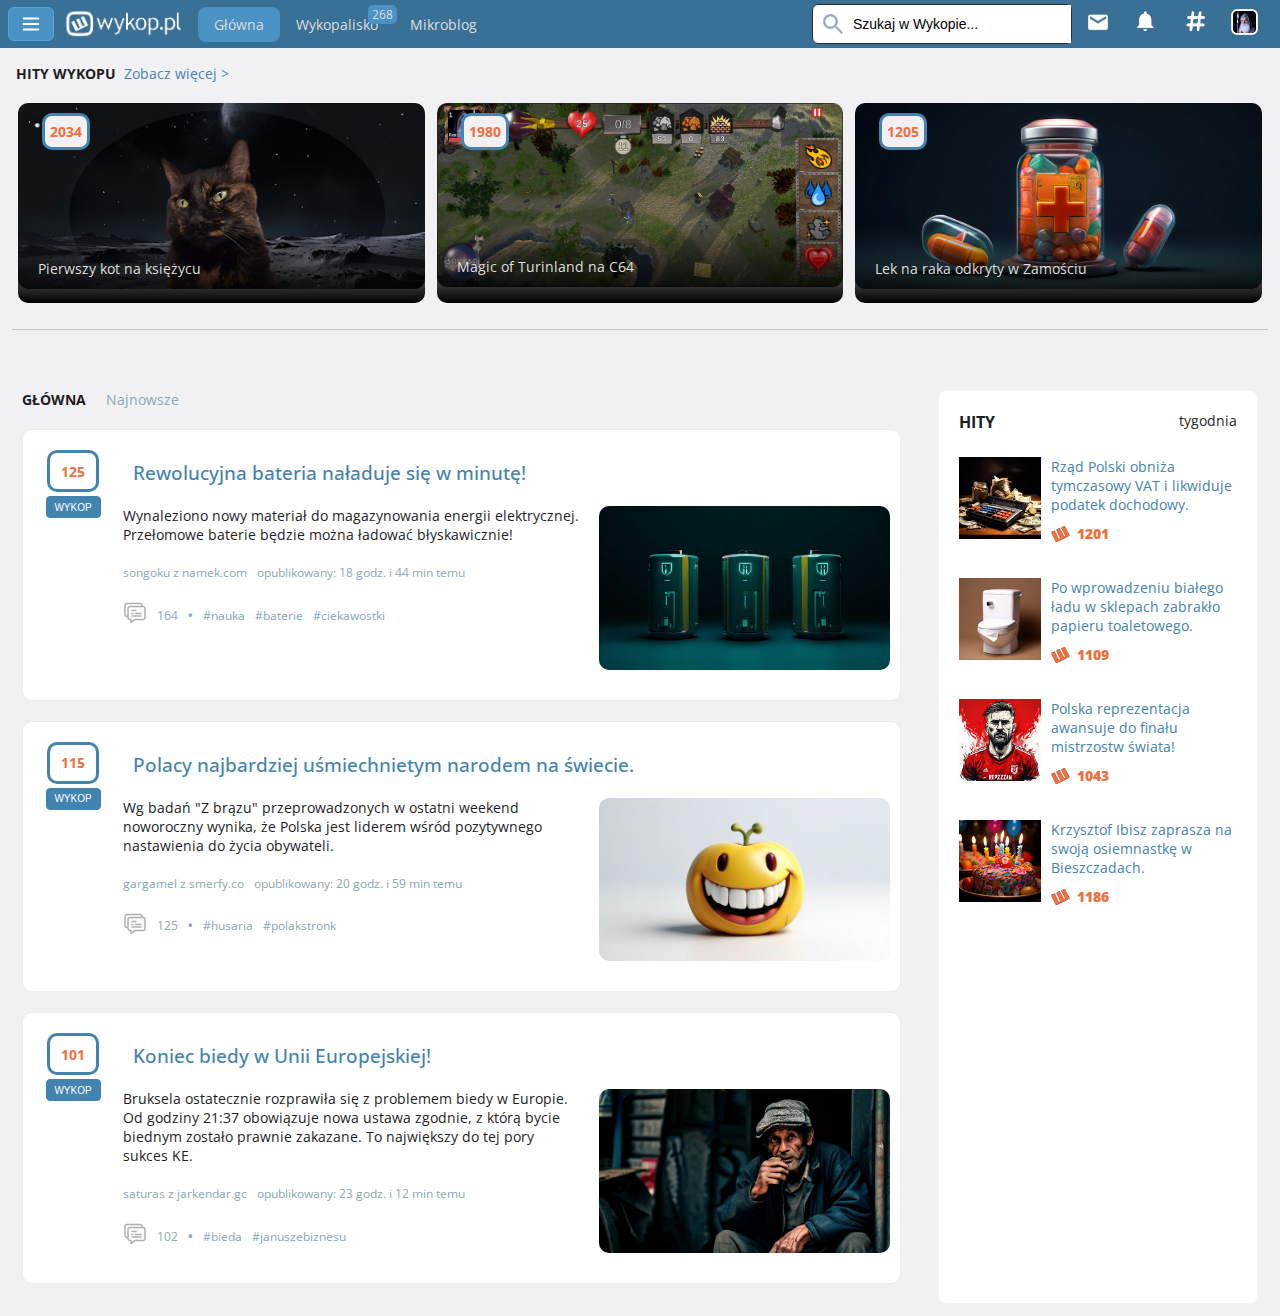
<file: index.html>
<!DOCTYPE html>
<html lang="pl">
  <head>
    <meta charset="UTF-8" />
    <meta name="viewport" content="width=device-width, initial-scale=1.0" />
    <title>Wykop clone by MacKry</title>
    <script src="themeLocalStorage.js"></script>
    <link rel="stylesheet" href="main.css" />

    <link rel="stylesheet" href="slider.css" />
    <link rel="stylesheet" href="responsive.css" />

    <link rel="preconnect" href="https://fonts.googleapis.com" />
    <link rel="preconnect" href="https://fonts.gstatic.com" crossorigin />
    <link
      href="https://fonts.googleapis.com/css2?family=Open+Sans:ital,wght@0,300..800;1,300..800&display=swap"
      rel="stylesheet"
    />
    <link
      rel="stylesheet"
      href="https://cdnjs.cloudflare.com/ajax/libs/font-awesome/6.0.0-beta3/css/all.min.css"
    />
    <script src="slider.js"></script>
  </head>
  <body>
    <header class="header">
      <div class="header-left">
        <button class="header-button" id="header-button">
          <img src="icons/menu-svgrepo-com(1).svg" alt="menu-icon" />
        </button>
        <div class="header-logo">
          <a href="index.html">
            <img
              src="icons/WykopLogo.png"
              alt="wykop logo"
              class="logo-wykop"
            />
          </a>
        </div>
        <nav class="main-menu">
          <ul class="main-menu-ul">
            <li class="main-menu-li active">Główna</li>
            <li class="main-menu-li-wykopalisko">
              Wykopalisko
              <strong class="wykopalisko-number">268</strong>
            </li>
            <li class="main-menu-li-mikroblog">Mikroblog</li>
          </ul>
        </nav>
      </div>
      <div class="header-right">
        <section class="search">
          <form id="form" class="form-container">
            <label class="form-search" for="form">
              <img
                src="icons/lupa.png"
                alt="magnifier icon"
                class="search-icon"
              />
            </label>
            <input
              type="text"
              class="input-search"
              placeholder="Szukaj w Wykopie..."
            />
          </form>
        </section>
        <nav class="user-nav">
          <div class="icons">
            <img src="icons/koperta.png" alt="icon" />
          </div>
          <div class="icons"><img src="icons/dzwonek.png" alt="icon" /></div>
          <div class="icons"><img src="icons/hash.png" alt="icon" /></div>
          <button class="search-button">
            <img src="icons/lupa.png" alt="icon" class="search-icon" />
          </button>
          <div class="icon-user"><img src="icons/avatar.png" alt="icon" /></div>
        </nav>
      </div>
    </header>
    <main>
      <div class="white-background" id="white-background"></div>
      <aside class="slidebar-left" id="slidebar-left">
        <div
          class="slidebar-left-content-large"
          id="slidebar-left-content-large"
        >
          <div class="slidebar-left-content-icons">
            <div id="slidebar-top-icons" class="slidebar-top-icons">
              <div class="fire-icon">
                <i class="fa-solid fa-fire"></i>
                <div class="icon-text">Hity</div>
              </div>
              <div class="fire-icon">
                <i class="fa-solid fa-eye"></i>
                <div class="icon-text">Obserwowane</div>
              </div>
              <div class="fire-icon">
                <i class="fa-regular fa-star"></i>
                <div class="icon-text">Ulubione</div>
              </div>
            </div>
          </div>
          <div class="slidebar-left-nav">
            <ul class="slidebar-left-main-ul">
              <li>
                <a href="index.html"
                  ><img src="icons/house-svgrepo-com.svg " alt="house icon" />
                  <p class="wykop-p">Wykop.pl</p></a
                >
              </li>
            </ul>
            <ul class="slidebar-left-second-ul">
              <li>
                <a href="polacy.html"
                  ><img src="icons/bulb-2-svgrepo-com.svg " alt="house icon" />
                  <p>Ciekawostki</p></a
                >
              </li>
              <li>
                <a href="likwidacjaVAT.html"
                  ><img src="icons/files-svgrepo-com.svg" alt="house icon" />
                  <p>Informacje</p></a
                >
              </li>
              <li>
                <a href="Ibisz.html"
                  ><img
                    src="icons/electronic-controller-gamepad-svgrepo-com.svg "
                    alt="house icon"
                  />
                  <p>Rozrywka</p></a
                >
              </li>
              <li>
                <a href="reprezentacja.html"
                  ><img
                    src="icons/shirt-outline-svgrepo-com.svg"
                    alt="house icon"
                  />
                  <p>Sport</p></a
                >
              </li>
              <li>
                <a href="bateria.html"
                  ><img
                    src="icons/steering-wheel-svgrepo-com.svg "
                    alt="house icon"
                  />
                  <p>Motoryzacja</p></a
                >
              </li>
              <li>
                <a href="lek.html"
                  ><img src="icons/chip-svgrepo-com.svg " alt="house icon" />
                  <p>Technologia</p></a
                >
              </li>
              <li>
                <a href="#"
                  ><img src="icons/rocket-svgrepo-com.svg " alt="house icon" />
                  <p>Ukraina</p></a
                >
              </li>
              <li>
                <a href="bieda.html"
                  ><img
                    src="icons/coins-dollar-money-currency-finance-payment-svgrepo-com.svg "
                    alt="house icon"
                  />
                  <p>Gospodarka</p></a
                >
              </li>
              <li>
                <a href="kot.html"
                  ><img
                    src="icons/suitcase-tag-svgrepo-com.svg"
                    alt="house icon"
                  />
                  <p>Podróże</p></a
                >
              </li>
            </ul>
            <div class="night-mode">
              <label class="switch">
                <input type="checkbox" id="toggleSwitch" autocomplete="off" />
                <span class="slider"></span>
              </label>
              <p class="night-mode-txt" id="night-mode-txt">Tryb dzienny</p>
            </div>
          </div>
        </div>
        <div
          class="slidebar-left-content-small"
          id="slidebar-left-content-small"
        >
          <ul class="slidebar-left-small-main-ul">
            <li class="slidebar-left-small-li">
              <a href="index.html"
                ><img src="icons/house-svgrepo-com.svg" alt="house icon" />
              </a>
            </li>
          </ul>
          <ul class="slidebar-left-small-second-ul">
            <li>
              <a href="polacy.html"
                ><img src="icons/bulb-2-svgrepo-com.svg " alt="bulb icon"
              /></a>
            </li>
            <li>
              <a href="likwidacjaVAT.html">
                <img src="icons/files-svgrepo-com.svg" alt="info icon" />
              </a>
            </li>
            <li>
              <a href="magic.html"
                ><img
                  src="icons/electronic-controller-gamepad-svgrepo-com.svg "
                  alt="gamepad icon"
              /></a>
            </li>
            <li>
              <a href="reprezentacja.html">
                <img
                  src="icons/shirt-outline-svgrepo-com.svg"
                  alt="shirt icon"
                />
              </a>
            </li>
            <li>
              <a href="bateria.html">
                <img
                  src="icons/steering-wheel-svgrepo-com.svg "
                  alt="wheel icon"
                />
              </a>
            </li>
            <li>
              <a href="lek.html">
                <img src="icons/chip-svgrepo-com.svg " alt="chip icon" />
              </a>
            </li>
            <li>
              <a href="#">
                <img src="icons/rocket-svgrepo-com.svg " alt="rocket icon" />
              </a>
            </li>
            <li>
              <a href="bieda.html">
                <img
                  src="icons/coins-dollar-money-currency-finance-payment-svgrepo-com.svg "
                  alt="coins icon"
                />
              </a>
            </li>
            <li>
              <a href="kot.html">
                <img
                  src="icons/suitcase-tag-svgrepo-com.svg"
                  alt="suitcase icon"
                />
              </a>
            </li>
          </ul>
        </div>
      </aside>
      <div class="main-content">
        <aside class="hits-top">
          <header class="hits-header">
            <h1>HITY WYKOPU</h1>
            <p>Zobacz więcej ></p>
          </header>
          <section class="hits-container">
            <article class="hit-article">
              <a href="kot.html">
                <img src="articles/kotNaKsiezycu1.jpg" alt="cat photo" />
                <p class="hit-img-title">Pierwszy kot na księżycu</p>
                <div class="likes-count">2034</div>
              </a>
            </article>
            <article class="hit-article">
              <a href="magic.html">
                <img src="articles/mot.jpg" alt="cat photo" />
                <p class="hit-img-title">Magic of Turinland na C64</p>
                <div class="likes-count">1980</div>
              </a>
            </article>
            <article class="hit-article">
              <a href="lek.html">
                <img src="articles/kapsulka.jpeg" alt="cat photo" />
                <p class="hit-img-title">Lek na raka odkryty w Zamościu</p>
                <div class="likes-count">1205</div>
              </a>
            </article>
          </section>
        </aside>
        <div class="articles-container">
          <div class="articles-main">
            <header class="articles-menu">
              <h1>GŁÓWNA</h1>
              <p>Najnowsze</p>
            </header>
            <section class="article-body">
              <aside class="article-left-aside">
                <p class="like-count">125</p>
                <button class="like-button">WYKOP</button>
              </aside>
              <article class="article">
                <header class="article-header">
                  <a href="bateria.html">
                    <h1>Rewolucyjna bateria naładuje się w minutę!</h1>
                  </a>
                </header>
                <section class="article-text">
                  <p>
                    Wynaleziono nowy materiał do magazynowania energii
                    elektrycznej. Przełomowe baterie będzie można ładować
                    błyskawicznie!
                  </p>
                  <footer>
                    <p>songoku z namek.com</p>
                    <p>opublikowany: 18 godz. i 44 min temu</p>
                    <div class="article-comments-tags">
                      <p>
                        <img src="icons/icons8-comment-24(2).png" />
                      </p>
                      <p>164</p>
                      <p style="font-weight: bold">&bull;</p>
                      <p>#nauka</p>
                      <p>#baterie</p>
                      <p>#ciekawostki</p>
                    </div>
                  </footer>
                </section>
                <figure class="article-photo">
                  <img src="articles/battery.jpeg" alt="battery image" />
                </figure>
              </article>
            </section>
            <section class="article-body">
              <aside class="article-left-aside">
                <p class="like-count">115</p>
                <button class="like-button">WYKOP</button>
              </aside>
              <article class="article">
                <header class="article-header">
                  <a href="polacy.html">
                    <h1>
                      Polacy najbardziej uśmiechnietym narodem na świecie.
                    </h1>
                  </a>
                </header>
                <section class="article-text">
                  <p>
                    Wg badań "Z brązu" przeprowadzonych w ostatni weekend
                    noworoczny wynika, że Polska jest liderem wśród pozytywnego
                    nastawienia do życia obywateli.
                  </p>
                  <footer>
                    <p>gargamel z smerfy.co</p>
                    <p>opublikowany: 20 godz. i 59 min temu</p>
                    <div class="article-comments-tags">
                      <p>
                        <img src="icons/icons8-comment-24(2).png" />
                      </p>
                      <p>125</p>
                      <p style="font-weight: bold">&bull;</p>
                      <p>#husaria</p>
                      <p>#polakstronk</p>
                    </div>
                  </footer>
                </section>
                <figure class="article-photo">
                  <img src="articles/smile.jpeg" alt="smile image" />
                </figure>
              </article>
            </section>
            <section class="article-body">
              <aside class="article-left-aside">
                <p class="like-count">101</p>
                <button class="like-button">WYKOP</button>
              </aside>
              <article class="article">
                <header class="article-header">
                  <a href="bieda.html">
                    <h1>Koniec biedy w Unii Europejskiej!</h1>
                  </a>
                </header>
                <section class="article-text">
                  <p>
                    Bruksela ostatecznie rozprawiła się z problemem biedy w
                    Europie. Od godziny 21:37 obowiązuje nowa ustawa zgodnie, z
                    którą bycie biednym zostało prawnie zakazane. To największy
                    do tej pory sukces KE.
                  </p>
                  <footer>
                    <p>saturas z jarkendar.gc</p>
                    <p>opublikowany: 23 godz. i 12 min temu</p>
                    <div class="article-comments-tags">
                      <p>
                        <img src="icons/icons8-comment-24(2).png" />
                      </p>
                      <p>102</p>
                      <p style="font-weight: bold">&bull;</p>
                      <p>#bieda</p>
                      <p>#januszebiznesu</p>
                    </div>
                  </footer>
                </section>
                <figure class="article-photo">
                  <img
                    src="articles/poverty-and-wealth.jpeg"
                    alt="smile image"
                  />
                </figure>
              </article>
            </section>
          </div>
          <aside class="slidebar-right">
            <header class="articles-right-header">
              <h2>HITY</h2>
              <p>tygodnia</p>
            </header>
            <article class="article-right-body">
              <figure class="article-right-image">
                <a href="likwidacjaVAT.html">
                  <img src="articles/taxes.jpg" alt="article-image" />
                </a>
              </figure>
              <section class="article-right-text">
                <a href="likwidacjaVAT.html">
                  <h1>
                    Rząd Polski obniża tymczasowy VAT i likwiduje podatek
                    dochodowy.
                  </h1>
                </a>

                <footer>
                  <img src="icons/wykop.png" alt="w-icon" />
                  <p>1201</p>
                </footer>
              </section>
            </article>
            <article class="article-right-body">
              <figure class="article-right-image">
                <a href="bialyLad.html">
                  <img src="articles/toiler-papier.jpg" alt="article-image" />
                </a>
              </figure>
              <section class="article-right-text">
                <a href="bialyLad.html">
                  <h1>
                    Po wprowadzeniu białego ładu w sklepach zabrakło papieru
                    toaletowego.
                  </h1>
                </a>

                <footer>
                  <img src="icons/wykop.png" alt="w-icon" />
                  <p>1109</p>
                </footer>
              </section>
            </article>
            <article class="article-right-body">
              <figure class="article-right-image">
                <a href="reprezentacja.html">
                  <img
                    src="articles/football-polish-reprezentation.jpg"
                    alt="article-image"
                  />
                </a>
              </figure>
              <section class="article-right-text">
                <a href="reprezentacja.html">
                  <h1>
                    Polska reprezentacja awansuje do finału mistrzostw świata!
                  </h1>
                </a>

                <footer>
                  <img src="icons/wykop.png" alt="w-icon" />
                  <p>1043</p>
                </footer>
              </section>
            </article>
            <article class="article-right-body">
              <figure class="article-right-image">
                <a href="Ibisz.html">
                  <img src="articles/18-birthday.jpg" alt="article-image" />
                </a>
              </figure>
              <section class="article-right-text">
                <a href="Ibisz.html">
                  <h1>
                    Krzysztof Ibisz zaprasza na swoją osiemnastkę w
                    Bieszczadach.
                  </h1>
                </a>

                <footer>
                  <img src="icons/wykop.png" alt="w-icon" />
                  <p>1186</p>
                </footer>
              </section>
            </article>
          </aside>
        </div>
      </div>
    </main>
    <script src="slidebarButton.js"></script>
    <script src="likesCount.js"></script>
    <script src="slidebar-left-position.js"></script>
  </body>
</html>
</file>
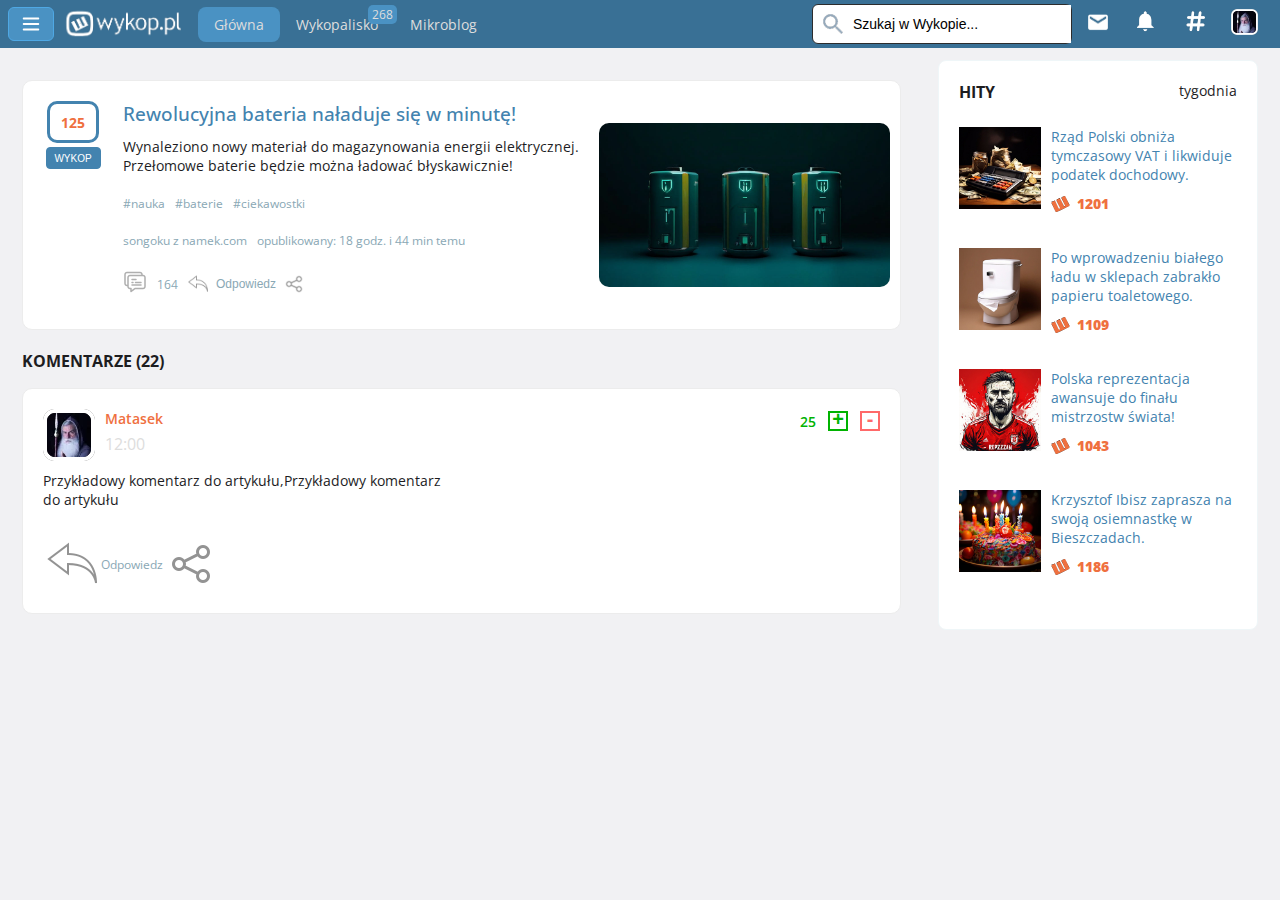
<file: artykul1.html>
<!DOCTYPE html>
<html lang="pl">
  <head>
    <meta charset="UTF-8" />
    <meta name="viewport" content="width=device-width, initial-scale=1.0" />
    <title>Wykop - klon by MacKry</title>
    <link rel="stylesheet" href="main.css" />
    <link rel="stylesheet" href="day.css" id="themeStylesheet" />
    <link rel="stylesheet" href="slider.css" />
    <link rel="stylesheet" href="responsive.css" />

    <link rel="preconnect" href="https://fonts.googleapis.com" />
    <link rel="preconnect" href="https://fonts.gstatic.com" crossorigin />
    <link
      href="https://fonts.googleapis.com/css2?family=Open+Sans:ital,wght@0,300..800;1,300..800&display=swap"
      rel="stylesheet"
    />
    <link
      rel="stylesheet"
      href="https://cdnjs.cloudflare.com/ajax/libs/font-awesome/6.0.0-beta3/css/all.min.css"
    />
  </head>
  <body>
    <header class="header">
      <div class="header-left">
        <button class="header-button" id="header-button">
          <img src="icons/menu-svgrepo-com(1).svg" alt="menu-icon" />
        </button>
        <div class="header-logo">
          <img src="icons/WykopLogo.png" alt="wykop logo" class="logo-wykop" />
        </div>
        <nav class="main-menu">
          <ul class="main-menu-ul">
            <li class="main-menu-li active">Główna</li>
            <li class="main-menu-li-wykopalisko">
              Wykopalisko
              <strong class="wykopalisko-number">268</strong>
            </li>
            <li class="main-menu-li-mikroblog">Mikroblog</li>
          </ul>
        </nav>
      </div>
      <div class="header-right">
        <section class="search">
          <form id="form" class="form-container">
            <label class="form-search" for="form">
              <img src="icons/lupa.png" alt="icon" class="search-icon" />
            </label>
            <input
              type="text"
              class="input-search"
              placeholder="Szukaj w Wykopie..."
            />
          </form>
        </section>
        <nav class="user-nav">
          <div class="icons">
            <img src="icons/koperta.png" alt="icon" />
          </div>
          <div class="icons"><img src="icons/dzwonek.png" alt="icon" /></div>
          <div class="icons"><img src="icons/hash.png" alt="icon" /></div>
          <button class="search-button">
            <img src="icons/lupa.png" alt="icon" class="search-icon" />
          </button>
          <div class="icon-user"><img src="icons/avatar.png" alt="icon" /></div>
        </nav>
      </div>
    </header>
    <main>
      <aside class="slidebar-left" id="slidebar-left">
        <div
          class="slidebar-left-content-large"
          id="slidebar-left-content-large"
        >
          <div class="slidebar-left-content-icons">
            <div id="slidebar-top-icons" class="slidebar-top-icons">
              <div class="fire-icon">
                <i class="fa-solid fa-fire"></i>
                <div class="icon-text">Hity</div>
              </div>
              <div class="fire-icon">
                <i class="fa-solid fa-eye"></i>
                <div class="icon-text">Obserwowane</div>
              </div>
              <div class="fire-icon">
                <i class="fa-regular fa-star"></i>
                <div class="icon-text">Ulubione</div>
              </div>
            </div>
          </div>
          <div class="slidebar-left-nav">
            <ul class="slidebar-left-main-ul">
              <li>
                <a href="#"
                  ><img src="icons/house-svgrepo-com.svg " alt="house icon" />
                  <p class="wykop-p">Wykop.pl</p></a
                >
              </li>
            </ul>
            <ul class="slidebar-left-second-ul">
              <li>
                <a href="#"
                  ><img src="icons/bulb-2-svgrepo-com.svg " alt="house icon" />
                  <p>Ciekawostki</p></a
                >
              </li>
              <li>
                <a href="#"
                  ><img src="icons/files-svgrepo-com.svg" alt="house icon" />
                  <p>Informacje</p></a
                >
              </li>
              <li>
                <a href="#"
                  ><img
                    src="icons/electronic-controller-gamepad-svgrepo-com.svg "
                    alt="house icon"
                  />
                  <p>Rozrywka</p></a
                >
              </li>
              <li>
                <a href="#"
                  ><img
                    src="icons/shirt-outline-svgrepo-com.svg"
                    alt="house icon"
                  />
                  <p>Sport</p></a
                >
              </li>
              <li>
                <a href="#"
                  ><img
                    src="icons/steering-wheel-svgrepo-com.svg "
                    alt="house icon"
                  />
                  <p>Motoryzacja</p></a
                >
              </li>
              <li>
                <a href="#"
                  ><img src="icons/chip-svgrepo-com.svg " alt="house icon" />
                  <p>Technologia</p></a
                >
              </li>
              <li>
                <a href="#"
                  ><img src="icons/rocket-svgrepo-com.svg " alt="house icon" />
                  <p>Ukraina</p></a
                >
              </li>
              <li>
                <a href="#"
                  ><img
                    src="icons/coins-dollar-money-currency-finance-payment-svgrepo-com.svg "
                    alt="house icon"
                  />
                  <p>Gospodarka</p></a
                >
              </li>
              <li>
                <a href="#"
                  ><img
                    src="icons/suitcase-tag-svgrepo-com.svg"
                    alt="house icon"
                  />
                  <p>Podróże</p></a
                >
              </li>
            </ul>
            <div class="night-mode">
              <label class="switch">
                <input type="checkbox" id="toggleSwitch" />
                <span class="slider"></span>
              </label>
              <p class="night-mode-txt" id="night-mode-txt">Tryb dzienny</p>
            </div>
          </div>
        </div>
        <div
          class="slidebar-left-content-small"
          id="slidebar-left-content-small"
        >
          ddd
        </div>
      </aside>
      <div class="main-content">
        <div class="articles-container">
          <div class="articles-main">
            <section class="article-body">
              <aside class="article-left-aside">
                <p class="like-count">125</p>
                <button class="like-button">WYKOP</button>
              </aside>
              <article class="article">
                <section class="article-text">
                  <header>
                    <h1>Rewolucyjna bateria naładuje się w minutę!</h1>
                  </header>
                  <p>
                    Wynaleziono nowy materiał do magazynowania energii
                    elektrycznej. Przełomowe baterie będzie można ładować
                    błyskawicznie!
                  </p>
                  <footer>

                    <div class="article-comments-tags">
                      <p>#nauka</p>
                      <p>#baterie</p>
                      <p>#ciekawostki</p>



                    </div>
                    <p>songoku z namek.com</p>
                    <p>opublikowany: 18 godz. i 44 min temu</p>
                    <div class="article-answer-section">
                      <p>
                        <img src="icons/icons8-comment-24(2).png"/>
                      </p>
                      <p>164</p>
                      <button class="article-answer">
                        <img src="icons/reply.png" alt="reply icon"   class="article-answer-icon">
                        <p id="answer-button">Odpowiedz</p>
                      </button>
                      <img src="icons/share.png" alt="share icon" class="article-share-icon" >
                    </div>
                  </footer>
                </section>
                <figure class="article-photo">
                  <img src="articles/battery.jpeg" alt="battery image" />
                </figure>
              </article>
            </section>
            <header class="commentary-header">
              <h2 class="commentary-header-text">KOMENTARZE (22)</h2>
            </header>
            <section class="commentary-section" id="commentary-section">
              <div class="commentary-section-left">
                <div class="commentary-section-logo">
                  <img src="icons/avatar.png">
                  <div class="user-info-container">
                    <div class="user-info">Matasek</div>
                    <time class="user-time">12:00</time>
                  </div>

                </div>
                <p class="commentary-section-text">Przykładowy komentarz do artykułu,Przykładowy komentarz do artykułu</p>
              </div>
              <div class="commentary-section-right">
                <div class="article-likes">               
                  <p class="article-likes-count" id="article-likes-count">25</p>
                  <button class="plus" id="plus-button"></button>
                  <button class="minus" id="minus-button"></button></div>
              </div>
              <footer class="commentary-section-footer">
                <div class="commentary-answer">
                  <img src="icons/reply.png" alt="reply icon">
                  <p>Odpowiedz</p>
                  <img src="icons/share.png" alt="share icon">
                </div>
              </footer>
            </section>
          </div>
          <aside class="slidebar-right">
            <header class="articles-right-header">
              <h2>HITY</h2>
              <p>tygodnia</p>
            </header>
            <article class="article-right-body">
              <figure class="article-right-image">
                <img src="articles/taxes.jpg" alt="article-image" />
              </figure>
              <section class="article-right-text">
                <h1>
                  Rząd Polski obniża tymczasowy VAT i likwiduje podatek
                  dochodowy.
                </h1>
                <footer>
                  <img src="icons/wykop.png" alt="w-icon" />
                  <p>1201</p>
                </footer>
              </section>
            </article>
            <article class="article-right-body">
              <figure class="article-right-image">
                <img src="articles/toiler-papier.jpg" alt="article-image" />
              </figure>
              <section class="article-right-text">
                <h1>
                  Po wprowadzeniu białego ładu w sklepach zabrakło papieru
                  toaletowego.
                </h1>
                <footer>
                  <img src="icons/wykop.png" alt="w-icon" />
                  <p>1109</p>
                </footer>
              </section>
            </article>
            <article class="article-right-body">
              <figure class="article-right-image">
                <img
                  src="articles/football-polish-reprezentation.jpg"
                  alt="article-image"
                />
              </figure>
              <section class="article-right-text">
                <h1>
                  Polska reprezentacja awansuje do finału mistrzostw świata!
                </h1>
                <footer>
                  <img src="icons/wykop.png" alt="w-icon" />
                  <p>1043</p>
                </footer>
              </section>
            </article>
            <article class="article-right-body">
              <figure class="article-right-image">
                <img src="articles/18-birthday.jpg" alt="article-image" />
              </figure>
              <section class="article-right-text">
                <h1>
                  Krzysztof Ibisz zaprasza na swoją osiemnastkę w Bieszczadach.
                </h1>
                <footer>
                  <img src="icons/wykop.png" alt="w-icon" />
                  <p>1186</p>
                </footer>
              </section>
            </article>
          </aside>
        </div>
      </div>
    </main>
    <div id="modal" class="modal">
      <div class="modal-content">
          <span id="close-button" class="close">&times;</span>
          <h2>Twoja odpowiedź</h2>
          <textarea placeholder="Wpisz swoją odpowiedź..." maxlength="200"></textarea>
          <button id="submit-button">Wyślij</button>
      </div>
  </div>
    <script src="slidebarButton.js"></script>
    <script src="slider.js"></script>
    <script src="likesCount.js"></script>
    <script src="plusMinusCount.js"></script>
    <script src="answer.js"></script>
    <script src="newComment.js"></script>
  </body>
</html>
</file>
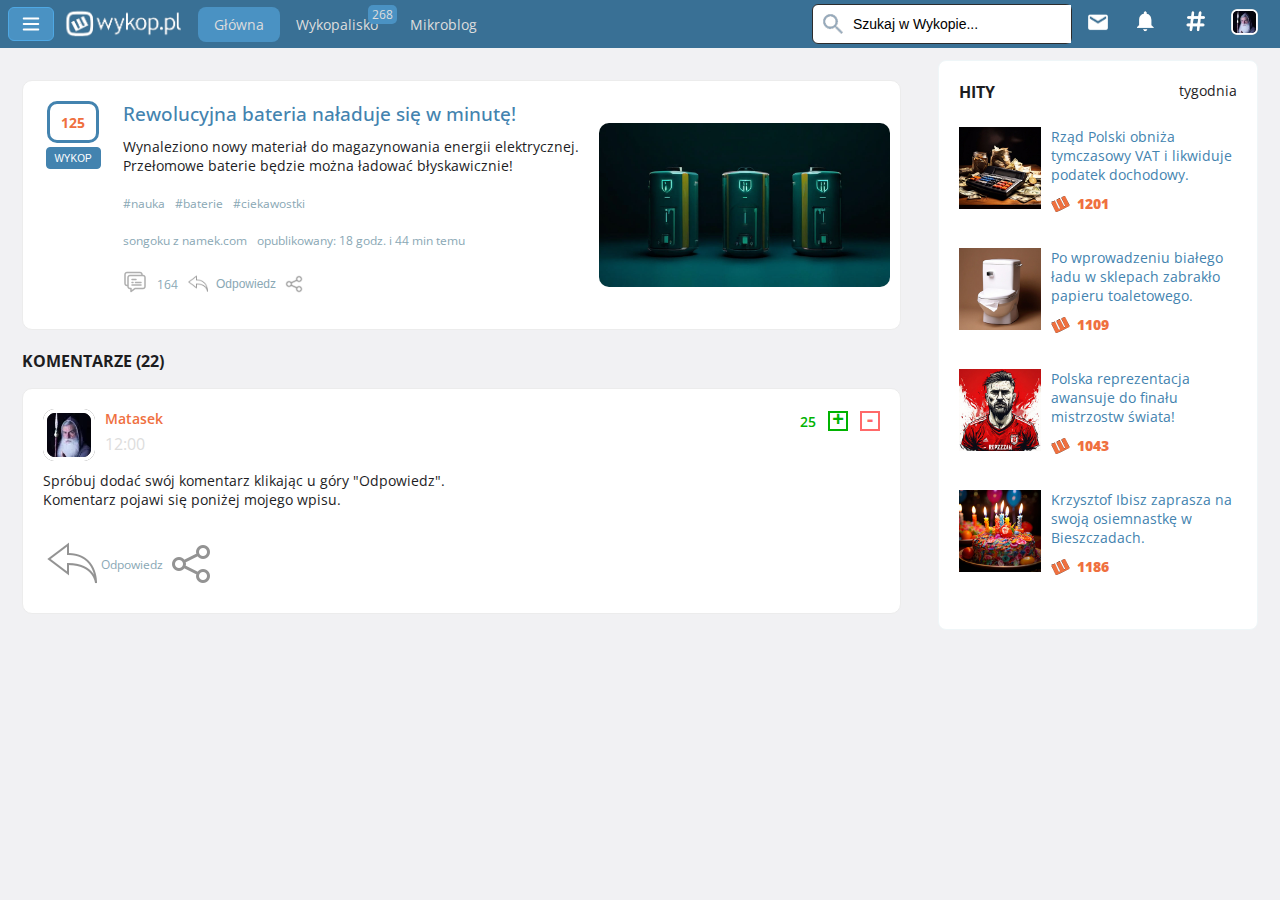
<file: bateria.html>
<!DOCTYPE html>
<html lang="pl">
  <head>
    <meta charset="UTF-8" />
    <meta name="viewport" content="width=device-width, initial-scale=1.0" />
    <title>Wykop - klon by MacKry</title>
    <script src="themeLocalStorage.js"></script>
    <link rel="stylesheet" href="main.css" />
    <link rel="stylesheet" href="slider.css" />
    <link rel="stylesheet" href="responsive.css" />

    <link rel="preconnect" href="https://fonts.googleapis.com" />
    <link rel="preconnect" href="https://fonts.gstatic.com" crossorigin />
    <link
      href="https://fonts.googleapis.com/css2?family=Open+Sans:ital,wght@0,300..800;1,300..800&display=swap"
      rel="stylesheet"
    />
    <link
      rel="stylesheet"
      href="https://cdnjs.cloudflare.com/ajax/libs/font-awesome/6.0.0-beta3/css/all.min.css"
    />
    <script src="slider.js"></script>
  </head>
  <body>
    <header class="header">
      <div class="header-left">
        <button class="header-button" id="header-button">
          <img src="icons/menu-svgrepo-com(1).svg" alt="menu-icon" />
        </button>
        <div class="header-logo">
          <a href="index.html">
            <img
              src="icons/WykopLogo.png"
              alt="wykop logo"
              class="logo-wykop"
            />
          </a>
        </div>
        <nav class="main-menu">
          <ul class="main-menu-ul">
            <li class="main-menu-li active">Główna</li>
            <li class="main-menu-li-wykopalisko">
              Wykopalisko
              <strong class="wykopalisko-number">268</strong>
            </li>
            <li class="main-menu-li-mikroblog">Mikroblog</li>
          </ul>
        </nav>
      </div>
      <div class="header-right">
        <section class="search">
          <form id="form" class="form-container">
            <label class="form-search" for="form">
              <img
                src="icons/lupa.png"
                alt="magnifier icon"
                class="search-icon"
              />
            </label>
            <input
              type="text"
              class="input-search"
              placeholder="Szukaj w Wykopie..."
            />
          </form>
        </section>
        <nav class="user-nav">
          <div class="icons">
            <img src="icons/koperta.png" alt="icon" />
          </div>
          <div class="icons"><img src="icons/dzwonek.png" alt="icon" /></div>
          <div class="icons"><img src="icons/hash.png" alt="icon" /></div>
          <button class="search-button">
            <img src="icons/lupa.png" alt="icon" class="search-icon" />
          </button>
          <div class="icon-user"><img src="icons/avatar.png" alt="icon" /></div>
        </nav>
      </div>
    </header>
    <main>
      <div class="white-background" id="white-background"></div>
      <aside class="slidebar-left" id="slidebar-left">
        <div
          class="slidebar-left-content-large"
          id="slidebar-left-content-large"
        >
          <div class="slidebar-left-content-icons">
            <div id="slidebar-top-icons" class="slidebar-top-icons">
              <div class="fire-icon">
                <i class="fa-solid fa-fire"></i>
                <div class="icon-text">Hity</div>
              </div>
              <div class="fire-icon">
                <i class="fa-solid fa-eye"></i>
                <div class="icon-text">Obserwowane</div>
              </div>
              <div class="fire-icon">
                <i class="fa-regular fa-star"></i>
                <div class="icon-text">Ulubione</div>
              </div>
            </div>
          </div>
          <div class="slidebar-left-nav">
            <ul class="slidebar-left-main-ul">
              <li>
                <a href="index.html"
                  ><img src="icons/house-svgrepo-com.svg " alt="house icon" />
                  <p class="wykop-p">Wykop.pl</p></a
                >
              </li>
            </ul>
            <ul class="slidebar-left-second-ul">
              <li>
                <a href="polacy.html"
                  ><img src="icons/bulb-2-svgrepo-com.svg " alt="house icon" />
                  <p>Ciekawostki</p></a
                >
              </li>
              <li>
                <a href="likwidacjaVAT.html"
                  ><img src="icons/files-svgrepo-com.svg" alt="house icon" />
                  <p>Informacje</p></a
                >
              </li>
              <li>
                <a href="Ibisz.html"
                  ><img
                    src="icons/electronic-controller-gamepad-svgrepo-com.svg "
                    alt="house icon"
                  />
                  <p>Rozrywka</p></a
                >
              </li>
              <li>
                <a href="reprezentacja.html"
                  ><img
                    src="icons/shirt-outline-svgrepo-com.svg"
                    alt="house icon"
                  />
                  <p>Sport</p></a
                >
              </li>
              <li>
                <a href="bateria.html"
                  ><img
                    src="icons/steering-wheel-svgrepo-com.svg "
                    alt="house icon"
                  />
                  <p>Motoryzacja</p></a
                >
              </li>
              <li>
                <a href="lek.html"
                  ><img src="icons/chip-svgrepo-com.svg " alt="house icon" />
                  <p>Technologia</p></a
                >
              </li>
              <li>
                <a href="#"
                  ><img src="icons/rocket-svgrepo-com.svg " alt="house icon" />
                  <p>Ukraina</p></a
                >
              </li>
              <li>
                <a href="bieda.html"
                  ><img
                    src="icons/coins-dollar-money-currency-finance-payment-svgrepo-com.svg "
                    alt="house icon"
                  />
                  <p>Gospodarka</p></a
                >
              </li>
              <li>
                <a href="kot.html"
                  ><img
                    src="icons/suitcase-tag-svgrepo-com.svg"
                    alt="house icon"
                  />
                  <p>Podróże</p></a
                >
              </li>
            </ul>
            <div class="night-mode">
              <label class="switch">
                <input type="checkbox" id="toggleSwitch" autocomplete="off" />
                <span class="slider"></span>
              </label>
              <p class="night-mode-txt" id="night-mode-txt">Tryb dzienny</p>
            </div>
          </div>
        </div>
        <div
          class="slidebar-left-content-small"
          id="slidebar-left-content-small"
        >
          <ul class="slidebar-left-small-main-ul">
            <li class="slidebar-left-small-li">
              <a href="index.html"
                ><img src="icons/house-svgrepo-com.svg" alt="house icon" />
              </a>
            </li>
          </ul>
          <ul class="slidebar-left-small-second-ul">
            <li>
              <a href="polacy.html"
                ><img src="icons/bulb-2-svgrepo-com.svg " alt="bulb icon"
              /></a>
            </li>
            <li>
              <a href="likwidacjaVAT.html">
                <img src="icons/files-svgrepo-com.svg" alt="info icon" />
              </a>
            </li>
            <li>
              <a href="magic.html"
                ><img
                  src="icons/electronic-controller-gamepad-svgrepo-com.svg "
                  alt="gamepad icon"
              /></a>
            </li>
            <li>
              <a href="reprezentacja.html">
                <img
                  src="icons/shirt-outline-svgrepo-com.svg"
                  alt="shirt icon"
                />
              </a>
            </li>
            <li>
              <a href="bateria.html">
                <img
                  src="icons/steering-wheel-svgrepo-com.svg "
                  alt="wheel icon"
                />
              </a>
            </li>
            <li>
              <a href="lek.html">
                <img src="icons/chip-svgrepo-com.svg " alt="chip icon" />
              </a>
            </li>
            <li>
              <a href="#">
                <img src="icons/rocket-svgrepo-com.svg " alt="rocket icon" />
              </a>
            </li>
            <li>
              <a href="bieda.html">
                <img
                  src="icons/coins-dollar-money-currency-finance-payment-svgrepo-com.svg "
                  alt="coins icon"
                />
              </a>
            </li>
            <li>
              <a href="kot.html">
                <img
                  src="icons/suitcase-tag-svgrepo-com.svg"
                  alt="suitcase icon"
                />
              </a>
            </li>
          </ul>
        </div>
      </aside>
      <div class="main-content">
        <div class="articles-container">
          <div class="articles-main">
            <section class="article-body">
              <aside class="article-left-aside">
                <p class="like-count">125</p>
                <button class="like-button">WYKOP</button>
              </aside>
              <article class="article">
                <section class="article-text">
                  <header>
                    <h1>Rewolucyjna bateria naładuje się w minutę!</h1>
                  </header>
                  <p>
                    Wynaleziono nowy materiał do magazynowania energii
                    elektrycznej. Przełomowe baterie będzie można ładować
                    błyskawicznie!
                  </p>
                  <footer>
                    <div class="article-comments-tags">
                      <p>#nauka</p>
                      <p>#baterie</p>
                      <p>#ciekawostki</p>
                    </div>
                    <p>songoku z namek.com</p>
                    <p>opublikowany: 18 godz. i 44 min temu</p>
                    <div class="article-answer-section">
                      <p>
                        <img src="icons/icons8-comment-24(2).png" />
                      </p>
                      <p>164</p>
                      <button class="article-answer">
                        <img
                          src="icons/reply.png"
                          alt="reply icon"
                          class="article-answer-icon"
                        />
                        <p id="answer-button">Odpowiedz</p>
                      </button>
                      <img
                        src="icons/share.png"
                        alt="share icon"
                        class="article-share-icon"
                      />
                    </div>
                  </footer>
                </section>
                <figure class="article-photo">
                  <img src="articles/battery.jpeg" alt="battery image" />
                </figure>
              </article>
            </section>
            <header class="commentary-header">
              <h2 class="commentary-header-text">KOMENTARZE (22)</h2>
            </header>
            <section class="commentary-section" id="commentary-section">
              <div class="commentary-section-left">
                <div class="commentary-section-logo">
                  <img src="icons/avatar.png" />
                  <div class="user-info-container">
                    <div class="user-info">Matasek</div>
                    <time class="user-time">12:00</time>
                  </div>
                </div>
                <p class="commentary-section-text">
                  Spróbuj dodać swój komentarz klikając u góry "Odpowiedz".
                  Komentarz pojawi się poniżej mojego wpisu.
                </p>
              </div>
              <div class="commentary-section-right">
                <div class="article-likes">
                  <p class="article-likes-count" id="article-likes-count">25</p>
                  <button class="plus" id="plus-button"></button>
                  <button class="minus" id="minus-button"></button>
                </div>
              </div>
              <footer class="commentary-section-footer">
                <div class="commentary-answer">
                  <img src="icons/reply.png" alt="reply icon" />
                  <p>Odpowiedz</p>
                  <img src="icons/share.png" alt="share icon" />
                </div>
              </footer>
            </section>
          </div>
          <aside class="slidebar-right">
            <header class="articles-right-header">
              <h2>HITY</h2>
              <p>tygodnia</p>
            </header>
            <article class="article-right-body">
              <figure class="article-right-image">
                <a href="likwidacjaVAT.html">
                  <img src="articles/taxes.jpg" alt="article-image" />
                </a>
              </figure>
              <section class="article-right-text">
                <a href="likwidacjaVAT.html">
                  <h1>
                    Rząd Polski obniża tymczasowy VAT i likwiduje podatek
                    dochodowy.
                  </h1>
                </a>

                <footer>
                  <img src="icons/wykop.png" alt="w-icon" />
                  <p>1201</p>
                </footer>
              </section>
            </article>
            <article class="article-right-body">
              <figure class="article-right-image">
                <a href="bialyLad.html">
                  <img src="articles/toiler-papier.jpg" alt="article-image" />
                </a>
              </figure>
              <section class="article-right-text">
                <a href="bialyLad.html">
                  <h1>
                    Po wprowadzeniu białego ładu w sklepach zabrakło papieru
                    toaletowego.
                  </h1>
                </a>

                <footer>
                  <img src="icons/wykop.png" alt="w-icon" />
                  <p>1109</p>
                </footer>
              </section>
            </article>
            <article class="article-right-body">
              <figure class="article-right-image">
                <a href="reprezentacja.html">
                  <img
                    src="articles/football-polish-reprezentation.jpg"
                    alt="article-image"
                  />
                </a>
              </figure>
              <section class="article-right-text">
                <a href="reprezentacja.html">
                  <h1>
                    Polska reprezentacja awansuje do finału mistrzostw świata!
                  </h1>
                </a>

                <footer>
                  <img src="icons/wykop.png" alt="w-icon" />
                  <p>1043</p>
                </footer>
              </section>
            </article>
            <article class="article-right-body">
              <figure class="article-right-image">
                <a href="Ibisz.html">
                  <img src="articles/18-birthday.jpg" alt="article-image" />
                </a>
              </figure>
              <section class="article-right-text">
                <a href="Ibisz.html">
                  <h1>
                    Krzysztof Ibisz zaprasza na swoją osiemnastkę w
                    Bieszczadach.
                  </h1>
                </a>

                <footer>
                  <img src="icons/wykop.png" alt="w-icon" />
                  <p>1186</p>
                </footer>
              </section>
            </article>
          </aside>
        </div>
      </div>
    </main>
    <div id="modal" class="modal">
      <div class="modal-content">
        <span id="close-button" class="close">&times;</span>
        <h2>Twoja odpowiedź</h2>
        <textarea
          placeholder="Wpisz swoją odpowiedź..."
          maxlength="200"
        ></textarea>
        <button id="submit-button">Wyślij</button>
      </div>
    </div>
    <script src="slidebarButton.js"></script>
    <script src="likesCount.js"></script>
    <script src="plusMinusCount.js"></script>
    <script src="answer.js"></script>
    <script src="newComment.js"></script>
    <script src="slidebar-left-position.js"></script>
  </body>
</html>
</file>
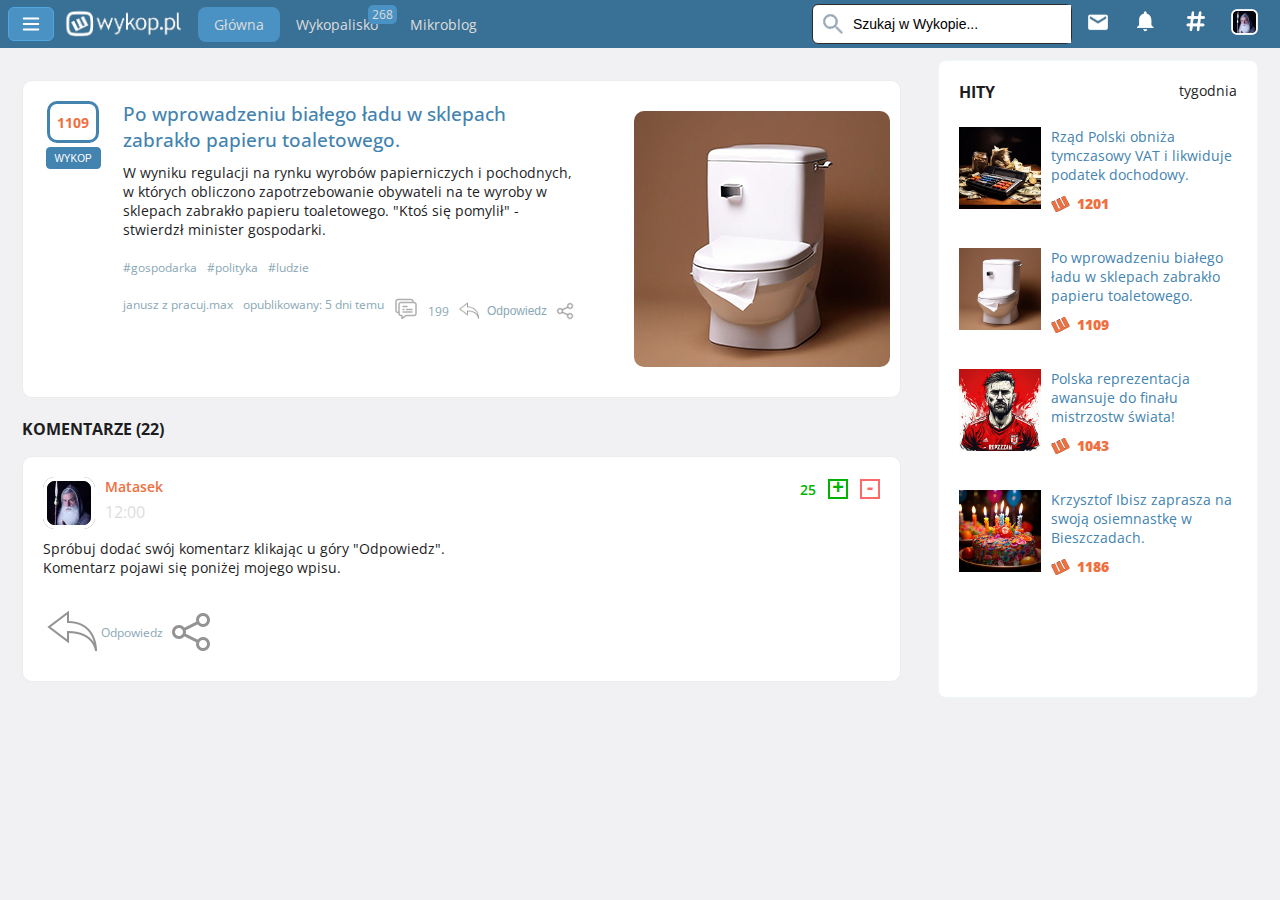
<file: bialyLad.html>
<!DOCTYPE html>
<html lang="pl">
  <head>
    <meta charset="UTF-8" />
    <meta name="viewport" content="width=device-width, initial-scale=1.0" />
    <title>Wykop - klon by MacKry</title>
    <script src="themeLocalStorage.js"></script>
    <link rel="stylesheet" href="main.css" />
    <link rel="stylesheet" href="slider.css" />
    <link rel="stylesheet" href="responsive.css" />

    <link rel="preconnect" href="https://fonts.googleapis.com" />
    <link rel="preconnect" href="https://fonts.gstatic.com" crossorigin />
    <link
      href="https://fonts.googleapis.com/css2?family=Open+Sans:ital,wght@0,300..800;1,300..800&display=swap"
      rel="stylesheet"
    />
    <link
      rel="stylesheet"
      href="https://cdnjs.cloudflare.com/ajax/libs/font-awesome/6.0.0-beta3/css/all.min.css"
    />
    <script src="slider.js"></script>
  </head>
  <body>
    <header class="header">
      <div class="header-left">
        <button class="header-button" id="header-button">
          <img src="icons/menu-svgrepo-com(1).svg" alt="menu-icon" />
        </button>
        <div class="header-logo">
          <a href="index.html">
            <img
              src="icons/WykopLogo.png"
              alt="wykop logo"
              class="logo-wykop"
            />
          </a>
        </div>
        <nav class="main-menu">
          <ul class="main-menu-ul">
            <li class="main-menu-li active">Główna</li>
            <li class="main-menu-li-wykopalisko">
              Wykopalisko
              <strong class="wykopalisko-number">268</strong>
            </li>
            <li class="main-menu-li-mikroblog">Mikroblog</li>
          </ul>
        </nav>
      </div>
      <div class="header-right">
        <section class="search">
          <form id="form" class="form-container">
            <label class="form-search" for="form">
              <img
                src="icons/lupa.png"
                alt="magnifier icon"
                class="search-icon"
              />
            </label>
            <input
              type="text"
              class="input-search"
              placeholder="Szukaj w Wykopie..."
            />
          </form>
        </section>
        <nav class="user-nav">
          <div class="icons">
            <img src="icons/koperta.png" alt="icon" />
          </div>
          <div class="icons"><img src="icons/dzwonek.png" alt="icon" /></div>
          <div class="icons"><img src="icons/hash.png" alt="icon" /></div>
          <button class="search-button">
            <img src="icons/lupa.png" alt="icon" class="search-icon" />
          </button>
          <div class="icon-user"><img src="icons/avatar.png" alt="icon" /></div>
        </nav>
      </div>
    </header>
    <main>
      <div class="white-background" id="white-background"></div>
      <aside class="slidebar-left" id="slidebar-left">
        <div
          class="slidebar-left-content-large"
          id="slidebar-left-content-large"
        >
          <div class="slidebar-left-content-icons">
            <div id="slidebar-top-icons" class="slidebar-top-icons">
              <div class="fire-icon">
                <i class="fa-solid fa-fire"></i>
                <div class="icon-text">Hity</div>
              </div>
              <div class="fire-icon">
                <i class="fa-solid fa-eye"></i>
                <div class="icon-text">Obserwowane</div>
              </div>
              <div class="fire-icon">
                <i class="fa-regular fa-star"></i>
                <div class="icon-text">Ulubione</div>
              </div>
            </div>
          </div>
          <div class="slidebar-left-nav">
            <ul class="slidebar-left-main-ul">
              <li>
                <a href="index.html"
                  ><img src="icons/house-svgrepo-com.svg " alt="house icon" />
                  <p class="wykop-p">Wykop.pl</p></a
                >
              </li>
            </ul>
            <ul class="slidebar-left-second-ul">
              <li>
                <a href="polacy.html"
                  ><img src="icons/bulb-2-svgrepo-com.svg " alt="house icon" />
                  <p>Ciekawostki</p></a
                >
              </li>
              <li>
                <a href="likwidacjaVAT.html"
                  ><img src="icons/files-svgrepo-com.svg" alt="house icon" />
                  <p>Informacje</p></a
                >
              </li>
              <li>
                <a href="Ibisz.html"
                  ><img
                    src="icons/electronic-controller-gamepad-svgrepo-com.svg "
                    alt="house icon"
                  />
                  <p>Rozrywka</p></a
                >
              </li>
              <li>
                <a href="reprezentacja.html"
                  ><img
                    src="icons/shirt-outline-svgrepo-com.svg"
                    alt="house icon"
                  />
                  <p>Sport</p></a
                >
              </li>
              <li>
                <a href="bateria.html"
                  ><img
                    src="icons/steering-wheel-svgrepo-com.svg "
                    alt="house icon"
                  />
                  <p>Motoryzacja</p></a
                >
              </li>
              <li>
                <a href="lek.html"
                  ><img src="icons/chip-svgrepo-com.svg " alt="house icon" />
                  <p>Technologia</p></a
                >
              </li>
              <li>
                <a href="#"
                  ><img src="icons/rocket-svgrepo-com.svg " alt="house icon" />
                  <p>Ukraina</p></a
                >
              </li>
              <li>
                <a href="bieda.html"
                  ><img
                    src="icons/coins-dollar-money-currency-finance-payment-svgrepo-com.svg "
                    alt="house icon"
                  />
                  <p>Gospodarka</p></a
                >
              </li>
              <li>
                <a href="kot.html"
                  ><img
                    src="icons/suitcase-tag-svgrepo-com.svg"
                    alt="house icon"
                  />
                  <p>Podróże</p></a
                >
              </li>
            </ul>
            <div class="night-mode">
              <label class="switch">
                <input type="checkbox" id="toggleSwitch" autocomplete="off" />
                <span class="slider"></span>
              </label>
              <p class="night-mode-txt" id="night-mode-txt">Tryb dzienny</p>
            </div>
          </div>
        </div>
        <div
          class="slidebar-left-content-small"
          id="slidebar-left-content-small"
        >
          <ul class="slidebar-left-small-main-ul">
            <li class="slidebar-left-small-li">
              <a href="index.html"
                ><img src="icons/house-svgrepo-com.svg" alt="house icon" />
              </a>
            </li>
          </ul>
          <ul class="slidebar-left-small-second-ul">
            <li>
              <a href="polacy.html"
                ><img src="icons/bulb-2-svgrepo-com.svg " alt="bulb icon"
              /></a>
            </li>
            <li>
              <a href="likwidacjaVAT.html">
                <img src="icons/files-svgrepo-com.svg" alt="info icon" />
              </a>
            </li>
            <li>
              <a href="magic.html"
                ><img
                  src="icons/electronic-controller-gamepad-svgrepo-com.svg "
                  alt="gamepad icon"
              /></a>
            </li>
            <li>
              <a href="reprezentacja.html">
                <img
                  src="icons/shirt-outline-svgrepo-com.svg"
                  alt="shirt icon"
                />
              </a>
            </li>
            <li>
              <a href="bateria.html">
                <img
                  src="icons/steering-wheel-svgrepo-com.svg "
                  alt="wheel icon"
                />
              </a>
            </li>
            <li>
              <a href="lek.html">
                <img src="icons/chip-svgrepo-com.svg " alt="chip icon" />
              </a>
            </li>
            <li>
              <a href="#">
                <img src="icons/rocket-svgrepo-com.svg " alt="rocket icon" />
              </a>
            </li>
            <li>
              <a href="bieda.html">
                <img
                  src="icons/coins-dollar-money-currency-finance-payment-svgrepo-com.svg "
                  alt="coins icon"
                />
              </a>
            </li>
            <li>
              <a href="kot.html">
                <img
                  src="icons/suitcase-tag-svgrepo-com.svg"
                  alt="suitcase icon"
                />
              </a>
            </li>
          </ul>
        </div>
      </aside>
      <div class="main-content">
        <div class="articles-container">
          <div class="articles-main">
            <section class="article-body">
              <aside class="article-left-aside">
                <p class="like-count">1109</p>
                <button class="like-button">WYKOP</button>
              </aside>
              <article class="article">
                <section class="article-text">
                  <header>
                    <h1>
                      Po wprowadzeniu białego ładu w sklepach zabrakło papieru
                      toaletowego.
                    </h1>
                  </header>
                  <p>
                    W wyniku regulacji na rynku wyrobów papierniczych i
                    pochodnych, w których obliczono zapotrzebowanie obywateli na
                    te wyroby w sklepach zabrakło papieru toaletowego. "Ktoś się
                    pomylił" - stwierdzł minister gospodarki.
                  </p>
                  <footer>
                    <div class="article-comments-tags">
                      <p>#gospodarka</p>
                      <p>#polityka</p>
                      <p>#ludzie</p>
                    </div>
                    <p>janusz z pracuj.max</p>
                    <p>opublikowany: 5 dni temu</p>
                    <div class="article-answer-section">
                      <p>
                        <img src="icons/icons8-comment-24(2).png" />
                      </p>
                      <p>199</p>
                      <button class="article-answer">
                        <img
                          src="icons/reply.png"
                          alt="reply icon"
                          class="article-answer-icon"
                        />
                        <p id="answer-button">Odpowiedz</p>
                      </button>
                      <img
                        src="icons/share.png"
                        alt="share icon"
                        class="article-share-icon"
                      />
                    </div>
                  </footer>
                </section>
                <figure class="article-photo">
                  <img src="articles/toiler-papier.jpg" alt="battery image" />
                </figure>
              </article>
            </section>
            <header class="commentary-header">
              <h2 class="commentary-header-text">KOMENTARZE (22)</h2>
            </header>
            <section class="commentary-section" id="commentary-section">
              <div class="commentary-section-left">
                <div class="commentary-section-logo">
                  <img src="icons/avatar.png" />
                  <div class="user-info-container">
                    <div class="user-info">Matasek</div>
                    <time class="user-time">12:00</time>
                  </div>
                </div>
                <p class="commentary-section-text">
                  Spróbuj dodać swój komentarz klikając u góry "Odpowiedz".
                  Komentarz pojawi się poniżej mojego wpisu.
                </p>
              </div>
              <div class="commentary-section-right">
                <div class="article-likes">
                  <p class="article-likes-count" id="article-likes-count">25</p>
                  <button class="plus" id="plus-button"></button>
                  <button class="minus" id="minus-button"></button>
                </div>
              </div>
              <footer class="commentary-section-footer">
                <div class="commentary-answer">
                  <img src="icons/reply.png" alt="reply icon" />
                  <p>Odpowiedz</p>
                  <img src="icons/share.png" alt="share icon" />
                </div>
              </footer>
            </section>
          </div>
          <aside class="slidebar-right">
            <header class="articles-right-header">
              <h2>HITY</h2>
              <p>tygodnia</p>
            </header>
            <article class="article-right-body">
              <figure class="article-right-image">
                <a href="likwidacjaVAT.html">
                  <img src="articles/taxes.jpg" alt="article-image" />
                </a>
              </figure>
              <section class="article-right-text">
                <a href="likwidacjaVAT.html">
                  <h1>
                    Rząd Polski obniża tymczasowy VAT i likwiduje podatek
                    dochodowy.
                  </h1>
                </a>

                <footer>
                  <img src="icons/wykop.png" alt="w-icon" />
                  <p>1201</p>
                </footer>
              </section>
            </article>
            <article class="article-right-body">
              <figure class="article-right-image">
                <a href="bialyLad.html">
                  <img src="articles/toiler-papier.jpg" alt="article-image" />
                </a>
              </figure>
              <section class="article-right-text">
                <a href="bialyLad.html">
                  <h1>
                    Po wprowadzeniu białego ładu w sklepach zabrakło papieru
                    toaletowego.
                  </h1>
                </a>

                <footer>
                  <img src="icons/wykop.png" alt="w-icon" />
                  <p>1109</p>
                </footer>
              </section>
            </article>
            <article class="article-right-body">
              <figure class="article-right-image">
                <a href="reprezentacja.html">
                  <img
                    src="articles/football-polish-reprezentation.jpg"
                    alt="article-image"
                  />
                </a>
              </figure>
              <section class="article-right-text">
                <a href="reprezentacja.html">
                  <h1>
                    Polska reprezentacja awansuje do finału mistrzostw świata!
                  </h1>
                </a>

                <footer>
                  <img src="icons/wykop.png" alt="w-icon" />
                  <p>1043</p>
                </footer>
              </section>
            </article>
            <article class="article-right-body">
              <figure class="article-right-image">
                <a href="Ibisz.html">
                  <img src="articles/18-birthday.jpg" alt="article-image" />
                </a>
              </figure>
              <section class="article-right-text">
                <a href="Ibisz.html">
                  <h1>
                    Krzysztof Ibisz zaprasza na swoją osiemnastkę w
                    Bieszczadach.
                  </h1>
                </a>

                <footer>
                  <img src="icons/wykop.png" alt="w-icon" />
                  <p>1186</p>
                </footer>
              </section>
            </article>
          </aside>
        </div>
      </div>
    </main>
    <div id="modal" class="modal">
      <div class="modal-content">
        <span id="close-button" class="close">&times;</span>
        <h2>Twoja odpowiedź</h2>
        <textarea
          placeholder="Wpisz swoją odpowiedź..."
          maxlength="200"
        ></textarea>
        <button id="submit-button">Wyślij</button>
      </div>
    </div>
    <script src="slidebarButton.js"></script>
    <script src="likesCount.js"></script>
    <script src="plusMinusCount.js"></script>
    <script src="answer.js"></script>
    <script src="newComment.js"></script>
    <script src="slidebar-left-position.js"></script>
  </body>
</html>
</file>
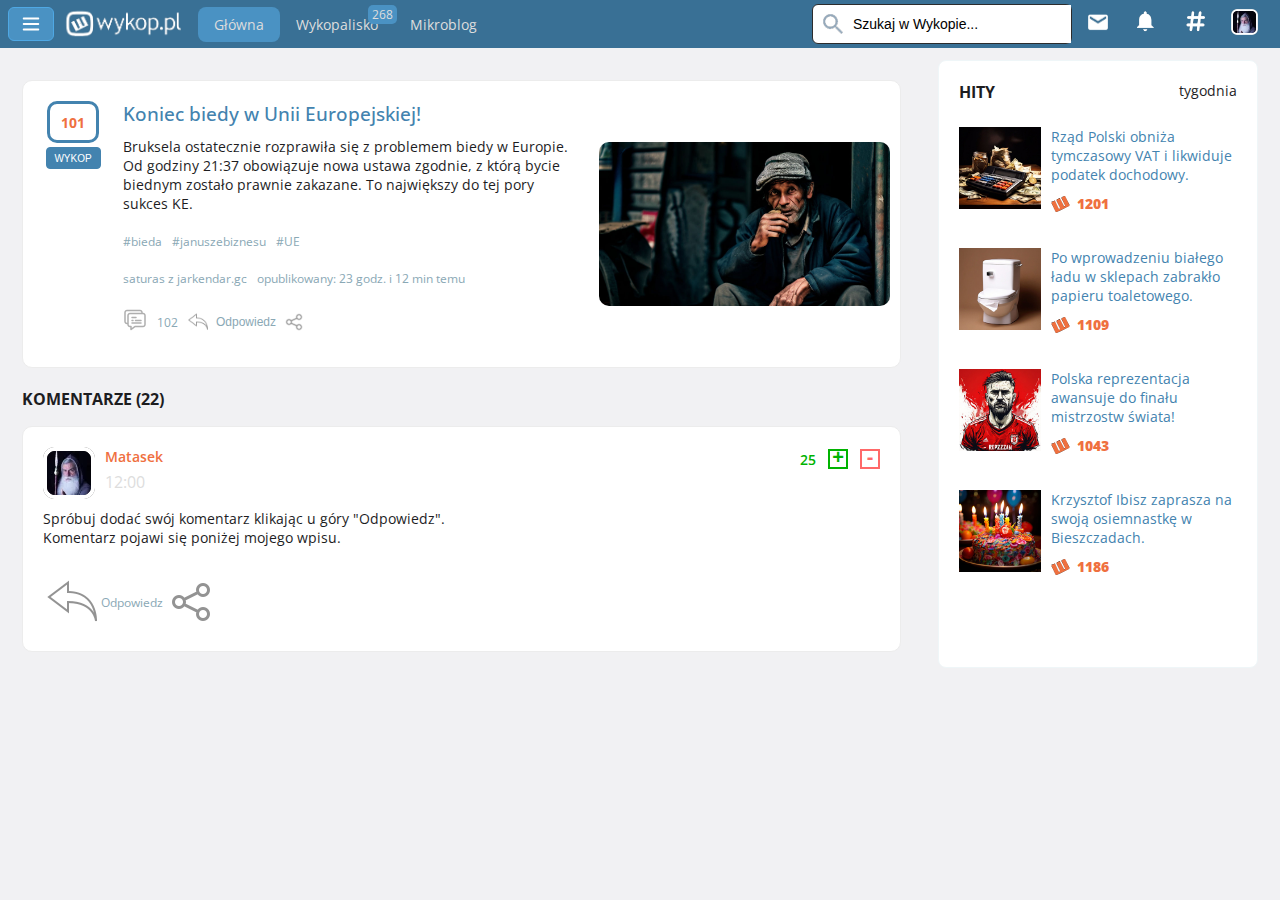
<file: bieda.html>
<!DOCTYPE html>
<html lang="pl">
  <head>
    <meta charset="UTF-8" />
    <meta name="viewport" content="width=device-width, initial-scale=1.0" />
    <title>Wykop - klon by MacKry</title>
    <script src="themeLocalStorage.js"></script>
    <link rel="stylesheet" href="main.css" />
    <link rel="stylesheet" href="slider.css" />
    <link rel="stylesheet" href="responsive.css" />

    <link rel="preconnect" href="https://fonts.googleapis.com" />
    <link rel="preconnect" href="https://fonts.gstatic.com" crossorigin />
    <link
      href="https://fonts.googleapis.com/css2?family=Open+Sans:ital,wght@0,300..800;1,300..800&display=swap"
      rel="stylesheet"
    />
    <link
      rel="stylesheet"
      href="https://cdnjs.cloudflare.com/ajax/libs/font-awesome/6.0.0-beta3/css/all.min.css"
    />
    <script src="slider.js"></script>
  </head>
  <body>
    <header class="header">
      <div class="header-left">
        <button class="header-button" id="header-button">
          <img src="icons/menu-svgrepo-com(1).svg" alt="menu-icon" />
        </button>
        <div class="header-logo">
          <a href="index.html">
            <img
              src="icons/WykopLogo.png"
              alt="wykop logo"
              class="logo-wykop"
            />
          </a>
        </div>
        <nav class="main-menu">
          <ul class="main-menu-ul">
            <li class="main-menu-li active">Główna</li>
            <li class="main-menu-li-wykopalisko">
              Wykopalisko
              <strong class="wykopalisko-number">268</strong>
            </li>
            <li class="main-menu-li-mikroblog">Mikroblog</li>
          </ul>
        </nav>
      </div>
      <div class="header-right">
        <section class="search">
          <form id="form" class="form-container">
            <label class="form-search" for="form">
              <img
                src="icons/lupa.png"
                alt="magnifier icon"
                class="search-icon"
              />
            </label>
            <input
              type="text"
              class="input-search"
              placeholder="Szukaj w Wykopie..."
            />
          </form>
        </section>
        <nav class="user-nav">
          <div class="icons">
            <img src="icons/koperta.png" alt="icon" />
          </div>
          <div class="icons"><img src="icons/dzwonek.png" alt="icon" /></div>
          <div class="icons"><img src="icons/hash.png" alt="icon" /></div>
          <button class="search-button">
            <img src="icons/lupa.png" alt="icon" class="search-icon" />
          </button>
          <div class="icon-user"><img src="icons/avatar.png" alt="icon" /></div>
        </nav>
      </div>
    </header>
    <main>
      <div class="white-background" id="white-background"></div>
      <aside class="slidebar-left" id="slidebar-left">
        <div
          class="slidebar-left-content-large"
          id="slidebar-left-content-large"
        >
          <div class="slidebar-left-content-icons">
            <div id="slidebar-top-icons" class="slidebar-top-icons">
              <div class="fire-icon">
                <i class="fa-solid fa-fire"></i>
                <div class="icon-text">Hity</div>
              </div>
              <div class="fire-icon">
                <i class="fa-solid fa-eye"></i>
                <div class="icon-text">Obserwowane</div>
              </div>
              <div class="fire-icon">
                <i class="fa-regular fa-star"></i>
                <div class="icon-text">Ulubione</div>
              </div>
            </div>
          </div>
          <div class="slidebar-left-nav">
            <ul class="slidebar-left-main-ul">
              <li>
                <a href="index.html"
                  ><img src="icons/house-svgrepo-com.svg " alt="house icon" />
                  <p class="wykop-p">Wykop.pl</p></a
                >
              </li>
            </ul>
            <ul class="slidebar-left-second-ul">
              <li>
                <a href="polacy.html"
                  ><img src="icons/bulb-2-svgrepo-com.svg " alt="house icon" />
                  <p>Ciekawostki</p></a
                >
              </li>
              <li>
                <a href="likwidacjaVAT.html"
                  ><img src="icons/files-svgrepo-com.svg" alt="house icon" />
                  <p>Informacje</p></a
                >
              </li>
              <li>
                <a href="Ibisz.html"
                  ><img
                    src="icons/electronic-controller-gamepad-svgrepo-com.svg "
                    alt="house icon"
                  />
                  <p>Rozrywka</p></a
                >
              </li>
              <li>
                <a href="reprezentacja.html"
                  ><img
                    src="icons/shirt-outline-svgrepo-com.svg"
                    alt="house icon"
                  />
                  <p>Sport</p></a
                >
              </li>
              <li>
                <a href="bateria.html"
                  ><img
                    src="icons/steering-wheel-svgrepo-com.svg "
                    alt="house icon"
                  />
                  <p>Motoryzacja</p></a
                >
              </li>
              <li>
                <a href="lek.html"
                  ><img src="icons/chip-svgrepo-com.svg " alt="house icon" />
                  <p>Technologia</p></a
                >
              </li>
              <li>
                <a href="#"
                  ><img src="icons/rocket-svgrepo-com.svg " alt="house icon" />
                  <p>Ukraina</p></a
                >
              </li>
              <li>
                <a href="bieda.html"
                  ><img
                    src="icons/coins-dollar-money-currency-finance-payment-svgrepo-com.svg "
                    alt="house icon"
                  />
                  <p>Gospodarka</p></a
                >
              </li>
              <li>
                <a href="kot.html"
                  ><img
                    src="icons/suitcase-tag-svgrepo-com.svg"
                    alt="house icon"
                  />
                  <p>Podróże</p></a
                >
              </li>
            </ul>
            <div class="night-mode">
              <label class="switch">
                <input type="checkbox" id="toggleSwitch" autocomplete="off" />
                <span class="slider"></span>
              </label>
              <p class="night-mode-txt" id="night-mode-txt">Tryb dzienny</p>
            </div>
          </div>
        </div>
        <div
          class="slidebar-left-content-small"
          id="slidebar-left-content-small"
        >
          <ul class="slidebar-left-small-main-ul">
            <li class="slidebar-left-small-li">
              <a href="index.html"
                ><img src="icons/house-svgrepo-com.svg" alt="house icon" />
              </a>
            </li>
          </ul>
          <ul class="slidebar-left-small-second-ul">
            <li>
              <a href="polacy.html"
                ><img src="icons/bulb-2-svgrepo-com.svg " alt="bulb icon"
              /></a>
            </li>
            <li>
              <a href="likwidacjaVAT.html">
                <img src="icons/files-svgrepo-com.svg" alt="info icon" />
              </a>
            </li>
            <li>
              <a href="magic.html"
                ><img
                  src="icons/electronic-controller-gamepad-svgrepo-com.svg "
                  alt="gamepad icon"
              /></a>
            </li>
            <li>
              <a href="reprezentacja.html">
                <img
                  src="icons/shirt-outline-svgrepo-com.svg"
                  alt="shirt icon"
                />
              </a>
            </li>
            <li>
              <a href="bateria.html">
                <img
                  src="icons/steering-wheel-svgrepo-com.svg "
                  alt="wheel icon"
                />
              </a>
            </li>
            <li>
              <a href="lek.html">
                <img src="icons/chip-svgrepo-com.svg " alt="chip icon" />
              </a>
            </li>
            <li>
              <a href="#">
                <img src="icons/rocket-svgrepo-com.svg " alt="rocket icon" />
              </a>
            </li>
            <li>
              <a href="bieda.html">
                <img
                  src="icons/coins-dollar-money-currency-finance-payment-svgrepo-com.svg "
                  alt="coins icon"
                />
              </a>
            </li>
            <li>
              <a href="kot.html">
                <img
                  src="icons/suitcase-tag-svgrepo-com.svg"
                  alt="suitcase icon"
                />
              </a>
            </li>
          </ul>
        </div>
      </aside>
      <div class="main-content">
        <div class="articles-container">
          <div class="articles-main">
            <section class="article-body">
              <aside class="article-left-aside">
                <p class="like-count">101</p>
                <button class="like-button">WYKOP</button>
              </aside>
              <article class="article">
                <section class="article-text">
                  <header>
                    <h1>Koniec biedy w Unii Europejskiej!</h1>
                  </header>
                  <p>
                    Bruksela ostatecznie rozprawiła się z problemem biedy w
                    Europie. Od godziny 21:37 obowiązuje nowa ustawa zgodnie, z
                    którą bycie biednym zostało prawnie zakazane. To największy
                    do tej pory sukces KE.
                  </p>
                  <footer>
                    <div class="article-comments-tags">
                      <p>#bieda</p>
                      <p>#januszebiznesu</p>
                      <p>#UE</p>
                    </div>
                    <p>saturas z jarkendar.gc</p>
                    <p>opublikowany: 23 godz. i 12 min temu</p>
                    <div class="article-answer-section">
                      <p>
                        <img src="icons/icons8-comment-24(2).png" />
                      </p>
                      <p>102</p>
                      <button class="article-answer">
                        <img
                          src="icons/reply.png"
                          alt="reply icon"
                          class="article-answer-icon"
                        />
                        <p id="answer-button">Odpowiedz</p>
                      </button>
                      <img
                        src="icons/share.png"
                        alt="share icon"
                        class="article-share-icon"
                      />
                    </div>
                  </footer>
                </section>
                <figure class="article-photo">
                  <img
                    src="articles/poverty-and-wealth.jpeg"
                    alt="poverty image"
                  />
                </figure>
              </article>
            </section>
            <header class="commentary-header">
              <h2 class="commentary-header-text">KOMENTARZE (22)</h2>
            </header>
            <section class="commentary-section" id="commentary-section">
              <div class="commentary-section-left">
                <div class="commentary-section-logo">
                  <img src="icons/avatar.png" />
                  <div class="user-info-container">
                    <div class="user-info">Matasek</div>
                    <time class="user-time">12:00</time>
                  </div>
                </div>
                <p class="commentary-section-text">
                  Spróbuj dodać swój komentarz klikając u góry "Odpowiedz".
                  Komentarz pojawi się poniżej mojego wpisu.
                </p>
              </div>
              <div class="commentary-section-right">
                <div class="article-likes">
                  <p class="article-likes-count" id="article-likes-count">25</p>
                  <button class="plus" id="plus-button"></button>
                  <button class="minus" id="minus-button"></button>
                </div>
              </div>
              <footer class="commentary-section-footer">
                <div class="commentary-answer">
                  <img src="icons/reply.png" alt="reply icon" />
                  <p>Odpowiedz</p>
                  <img src="icons/share.png" alt="share icon" />
                </div>
              </footer>
            </section>
          </div>
          <aside class="slidebar-right">
            <header class="articles-right-header">
              <h2>HITY</h2>
              <p>tygodnia</p>
            </header>
            <article class="article-right-body">
              <figure class="article-right-image">
                <a href="likwidacjaVAT.html">
                  <img src="articles/taxes.jpg" alt="article-image" />
                </a>
              </figure>
              <section class="article-right-text">
                <a href="likwidacjaVAT.html">
                  <h1>
                    Rząd Polski obniża tymczasowy VAT i likwiduje podatek
                    dochodowy.
                  </h1>
                </a>

                <footer>
                  <img src="icons/wykop.png" alt="w-icon" />
                  <p>1201</p>
                </footer>
              </section>
            </article>
            <article class="article-right-body">
              <figure class="article-right-image">
                <a href="bialyLad.html">
                  <img src="articles/toiler-papier.jpg" alt="article-image" />
                </a>
              </figure>
              <section class="article-right-text">
                <a href="bialyLad.html">
                  <h1>
                    Po wprowadzeniu białego ładu w sklepach zabrakło papieru
                    toaletowego.
                  </h1>
                </a>

                <footer>
                  <img src="icons/wykop.png" alt="w-icon" />
                  <p>1109</p>
                </footer>
              </section>
            </article>
            <article class="article-right-body">
              <figure class="article-right-image">
                <a href="reprezentacja.html">
                  <img
                    src="articles/football-polish-reprezentation.jpg"
                    alt="article-image"
                  />
                </a>
              </figure>
              <section class="article-right-text">
                <a href="reprezentacja.html">
                  <h1>
                    Polska reprezentacja awansuje do finału mistrzostw świata!
                  </h1>
                </a>

                <footer>
                  <img src="icons/wykop.png" alt="w-icon" />
                  <p>1043</p>
                </footer>
              </section>
            </article>
            <article class="article-right-body">
              <figure class="article-right-image">
                <a href="Ibisz.html">
                  <img src="articles/18-birthday.jpg" alt="article-image" />
                </a>
              </figure>
              <section class="article-right-text">
                <a href="Ibisz.html">
                  <h1>
                    Krzysztof Ibisz zaprasza na swoją osiemnastkę w
                    Bieszczadach.
                  </h1>
                </a>

                <footer>
                  <img src="icons/wykop.png" alt="w-icon" />
                  <p>1186</p>
                </footer>
              </section>
            </article>
          </aside>
        </div>
      </div>
    </main>
    <div id="modal" class="modal">
      <div class="modal-content">
        <span id="close-button" class="close">&times;</span>
        <h2>Twoja odpowiedź</h2>
        <textarea
          placeholder="Wpisz swoją odpowiedź..."
          maxlength="200"
        ></textarea>
        <button id="submit-button">Wyślij</button>
      </div>
    </div>
    <script src="slidebarButton.js"></script>
    <script src="likesCount.js"></script>
    <script src="plusMinusCount.js"></script>
    <script src="answer.js"></script>
    <script src="newComment.js"></script>
    <script src="slidebar-left-position.js"></script>
  </body>
</html>
</file>
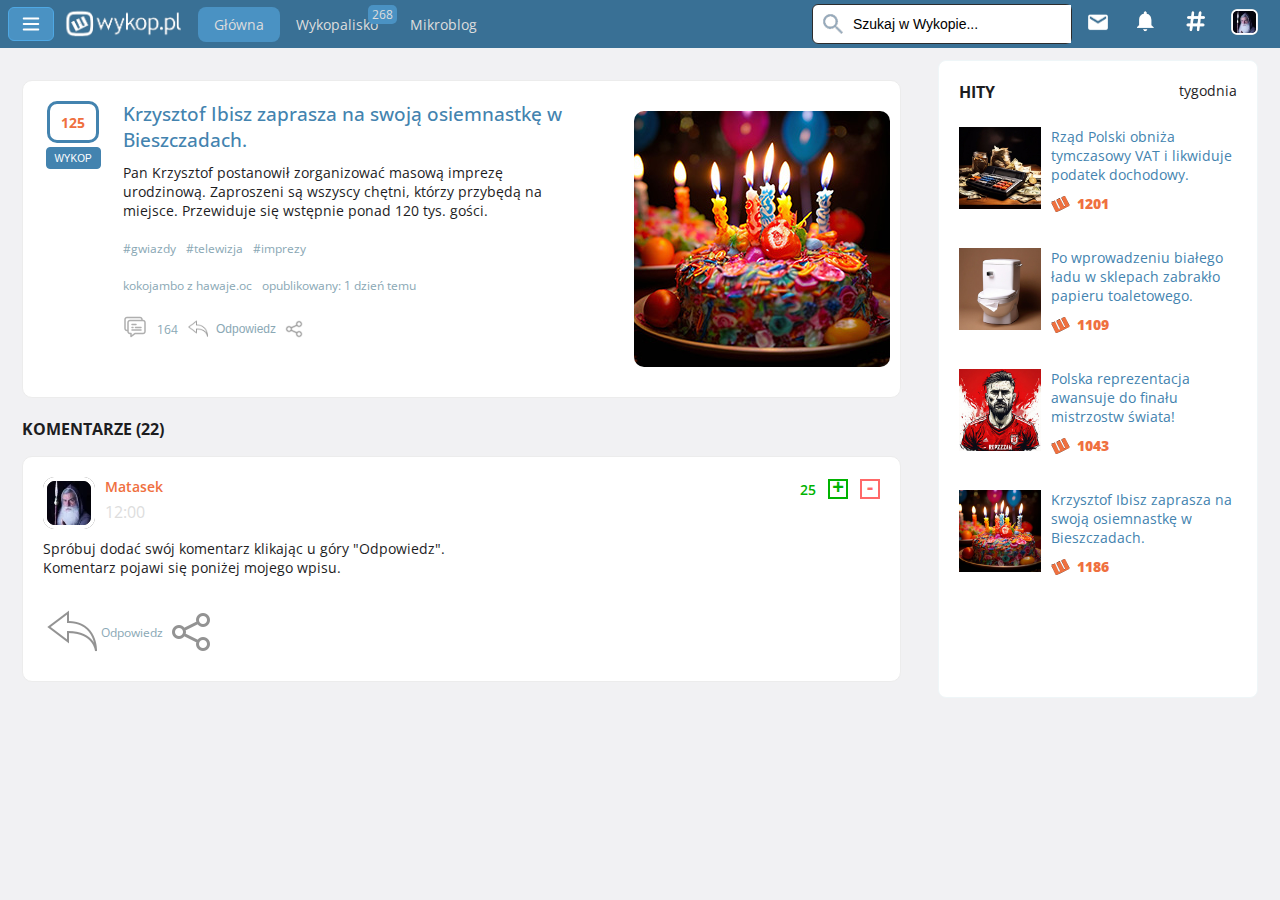
<file: Ibisz.html>
<!DOCTYPE html>
<html lang="pl">
  <head>
    <meta charset="UTF-8" />
    <meta name="viewport" content="width=device-width, initial-scale=1.0" />
    <title>Wykop - klon by MacKry</title>
    <script src="themeLocalStorage.js"></script>
    <link rel="stylesheet" href="main.css" />
    <link rel="stylesheet" href="slider.css" />
    <link rel="stylesheet" href="responsive.css" />

    <link rel="preconnect" href="https://fonts.googleapis.com" />
    <link rel="preconnect" href="https://fonts.gstatic.com" crossorigin />
    <link
      href="https://fonts.googleapis.com/css2?family=Open+Sans:ital,wght@0,300..800;1,300..800&display=swap"
      rel="stylesheet"
    />
    <link
      rel="stylesheet"
      href="https://cdnjs.cloudflare.com/ajax/libs/font-awesome/6.0.0-beta3/css/all.min.css"
    />
    <script src="slider.js"></script>
  </head>
  <body>
    <header class="header">
      <div class="header-left">
        <button class="header-button" id="header-button">
          <img src="icons/menu-svgrepo-com(1).svg" alt="menu-icon" />
        </button>
        <div class="header-logo">
          <a href="index.html">
            <img
              src="icons/WykopLogo.png"
              alt="wykop logo"
              class="logo-wykop"
            />
          </a>
        </div>
        <nav class="main-menu">
          <ul class="main-menu-ul">
            <li class="main-menu-li active">Główna</li>
            <li class="main-menu-li-wykopalisko">
              Wykopalisko
              <strong class="wykopalisko-number">268</strong>
            </li>
            <li class="main-menu-li-mikroblog">Mikroblog</li>
          </ul>
        </nav>
      </div>
      <div class="header-right">
        <section class="search">
          <form id="form" class="form-container">
            <label class="form-search" for="form">
              <img
                src="icons/lupa.png"
                alt="magnifier icon"
                class="search-icon"
              />
            </label>
            <input
              type="text"
              class="input-search"
              placeholder="Szukaj w Wykopie..."
            />
          </form>
        </section>
        <nav class="user-nav">
          <div class="icons">
            <img src="icons/koperta.png" alt="icon" />
          </div>
          <div class="icons"><img src="icons/dzwonek.png" alt="icon" /></div>
          <div class="icons"><img src="icons/hash.png" alt="icon" /></div>
          <button class="search-button">
            <img src="icons/lupa.png" alt="icon" class="search-icon" />
          </button>
          <div class="icon-user"><img src="icons/avatar.png" alt="icon" /></div>
        </nav>
      </div>
    </header>
    <main>
      <div class="white-background" id="white-background"></div>
      <aside class="slidebar-left" id="slidebar-left">
        <div
          class="slidebar-left-content-large"
          id="slidebar-left-content-large"
        >
          <div class="slidebar-left-content-icons">
            <div id="slidebar-top-icons" class="slidebar-top-icons">
              <div class="fire-icon">
                <i class="fa-solid fa-fire"></i>
                <div class="icon-text">Hity</div>
              </div>
              <div class="fire-icon">
                <i class="fa-solid fa-eye"></i>
                <div class="icon-text">Obserwowane</div>
              </div>
              <div class="fire-icon">
                <i class="fa-regular fa-star"></i>
                <div class="icon-text">Ulubione</div>
              </div>
            </div>
          </div>
          <div class="slidebar-left-nav">
            <ul class="slidebar-left-main-ul">
              <li>
                <a href="index.html"
                  ><img src="icons/house-svgrepo-com.svg " alt="house icon" />
                  <p class="wykop-p">Wykop.pl</p></a
                >
              </li>
            </ul>
            <ul class="slidebar-left-second-ul">
              <li>
                <a href="polacy.html"
                  ><img src="icons/bulb-2-svgrepo-com.svg " alt="house icon" />
                  <p>Ciekawostki</p></a
                >
              </li>
              <li>
                <a href="likwidacjaVAT.html"
                  ><img src="icons/files-svgrepo-com.svg" alt="house icon" />
                  <p>Informacje</p></a
                >
              </li>
              <li>
                <a href="Ibisz.html"
                  ><img
                    src="icons/electronic-controller-gamepad-svgrepo-com.svg "
                    alt="house icon"
                  />
                  <p>Rozrywka</p></a
                >
              </li>
              <li>
                <a href="reprezentacja.html"
                  ><img
                    src="icons/shirt-outline-svgrepo-com.svg"
                    alt="house icon"
                  />
                  <p>Sport</p></a
                >
              </li>
              <li>
                <a href="bateria.html"
                  ><img
                    src="icons/steering-wheel-svgrepo-com.svg "
                    alt="house icon"
                  />
                  <p>Motoryzacja</p></a
                >
              </li>
              <li>
                <a href="lek.html"
                  ><img src="icons/chip-svgrepo-com.svg " alt="house icon" />
                  <p>Technologia</p></a
                >
              </li>
              <li>
                <a href="#"
                  ><img src="icons/rocket-svgrepo-com.svg " alt="house icon" />
                  <p>Ukraina</p></a
                >
              </li>
              <li>
                <a href="bieda.html"
                  ><img
                    src="icons/coins-dollar-money-currency-finance-payment-svgrepo-com.svg "
                    alt="house icon"
                  />
                  <p>Gospodarka</p></a
                >
              </li>
              <li>
                <a href="kot.html"
                  ><img
                    src="icons/suitcase-tag-svgrepo-com.svg"
                    alt="house icon"
                  />
                  <p>Podróże</p></a
                >
              </li>
            </ul>
            <div class="night-mode">
              <label class="switch">
                <input type="checkbox" id="toggleSwitch" autocomplete="off" />
                <span class="slider"></span>
              </label>
              <p class="night-mode-txt" id="night-mode-txt">Tryb dzienny</p>
            </div>
          </div>
        </div>
        <div
          class="slidebar-left-content-small"
          id="slidebar-left-content-small"
        >
          <ul class="slidebar-left-small-main-ul">
            <li class="slidebar-left-small-li">
              <a href="index.html"
                ><img src="icons/house-svgrepo-com.svg" alt="house icon" />
              </a>
            </li>
          </ul>
          <ul class="slidebar-left-small-second-ul">
            <li>
              <a href="polacy.html"
                ><img src="icons/bulb-2-svgrepo-com.svg " alt="bulb icon"
              /></a>
            </li>
            <li>
              <a href="likwidacjaVAT.html">
                <img src="icons/files-svgrepo-com.svg" alt="info icon" />
              </a>
            </li>
            <li>
              <a href="magic.html"
                ><img
                  src="icons/electronic-controller-gamepad-svgrepo-com.svg "
                  alt="gamepad icon"
              /></a>
            </li>
            <li>
              <a href="reprezentacja.html">
                <img
                  src="icons/shirt-outline-svgrepo-com.svg"
                  alt="shirt icon"
                />
              </a>
            </li>
            <li>
              <a href="bateria.html">
                <img
                  src="icons/steering-wheel-svgrepo-com.svg "
                  alt="wheel icon"
                />
              </a>
            </li>
            <li>
              <a href="lek.html">
                <img src="icons/chip-svgrepo-com.svg " alt="chip icon" />
              </a>
            </li>
            <li>
              <a href="#">
                <img src="icons/rocket-svgrepo-com.svg " alt="rocket icon" />
              </a>
            </li>
            <li>
              <a href="bieda.html">
                <img
                  src="icons/coins-dollar-money-currency-finance-payment-svgrepo-com.svg "
                  alt="coins icon"
                />
              </a>
            </li>
            <li>
              <a href="kot.html">
                <img
                  src="icons/suitcase-tag-svgrepo-com.svg"
                  alt="suitcase icon"
                />
              </a>
            </li>
          </ul>
        </div>
      </aside>
      <div class="main-content">
        <div class="articles-container">
          <div class="articles-main">
            <section class="article-body">
              <aside class="article-left-aside">
                <p class="like-count">125</p>
                <button class="like-button">WYKOP</button>
              </aside>
              <article class="article">
                <section class="article-text">
                  <header>
                    <h1>
                      Krzysztof Ibisz zaprasza na swoją osiemnastkę w
                      Bieszczadach.
                    </h1>
                  </header>
                  <p>
                    Pan Krzysztof postanowił zorganizować masową imprezę
                    urodzinową. Zaproszeni są wszyscy chętni, którzy przybędą na
                    miejsce. Przewiduje się wstępnie ponad 120 tys. gości.
                  </p>
                  <footer>
                    <div class="article-comments-tags">
                      <p>#gwiazdy</p>
                      <p>#telewizja</p>
                      <p>#imprezy</p>
                    </div>
                    <p>kokojambo z hawaje.oc</p>
                    <p>opublikowany: 1 dzień temu</p>
                    <div class="article-answer-section">
                      <p>
                        <img src="icons/icons8-comment-24(2).png" />
                      </p>
                      <p>164</p>
                      <button class="article-answer">
                        <img
                          src="icons/reply.png"
                          alt="reply icon"
                          class="article-answer-icon"
                        />
                        <p id="answer-button">Odpowiedz</p>
                      </button>
                      <img
                        src="icons/share.png"
                        alt="share icon"
                        class="article-share-icon"
                      />
                    </div>
                  </footer>
                </section>
                <figure class="article-photo">
                  <img src="articles/18-birthday.jpg" alt="battery image" />
                </figure>
              </article>
            </section>
            <header class="commentary-header">
              <h2 class="commentary-header-text">KOMENTARZE (22)</h2>
            </header>
            <section class="commentary-section" id="commentary-section">
              <div class="commentary-section-left">
                <div class="commentary-section-logo">
                  <img src="icons/avatar.png" />
                  <div class="user-info-container">
                    <div class="user-info">Matasek</div>
                    <time class="user-time">12:00</time>
                  </div>
                </div>
                <p class="commentary-section-text">
                  Spróbuj dodać swój komentarz klikając u góry "Odpowiedz".
                  Komentarz pojawi się poniżej mojego wpisu.
                </p>
              </div>
              <div class="commentary-section-right">
                <div class="article-likes">
                  <p class="article-likes-count" id="article-likes-count">25</p>
                  <button class="plus" id="plus-button"></button>
                  <button class="minus" id="minus-button"></button>
                </div>
              </div>
              <footer class="commentary-section-footer">
                <div class="commentary-answer">
                  <img src="icons/reply.png" alt="reply icon" />
                  <p>Odpowiedz</p>
                  <img src="icons/share.png" alt="share icon" />
                </div>
              </footer>
            </section>
          </div>
          <aside class="slidebar-right">
            <header class="articles-right-header">
              <h2>HITY</h2>
              <p>tygodnia</p>
            </header>
            <article class="article-right-body">
              <figure class="article-right-image">
                <a href="likwidacjaVAT.html">
                  <img src="articles/taxes.jpg" alt="article-image" />
                </a>
              </figure>
              <section class="article-right-text">
                <a href="likwidacjaVAT.html">
                  <h1>
                    Rząd Polski obniża tymczasowy VAT i likwiduje podatek
                    dochodowy.
                  </h1>
                </a>

                <footer>
                  <img src="icons/wykop.png" alt="w-icon" />
                  <p>1201</p>
                </footer>
              </section>
            </article>
            <article class="article-right-body">
              <figure class="article-right-image">
                <a href="bialyLad.html">
                  <img src="articles/toiler-papier.jpg" alt="article-image" />
                </a>
              </figure>
              <section class="article-right-text">
                <a href="bialyLad.html">
                  <h1>
                    Po wprowadzeniu białego ładu w sklepach zabrakło papieru
                    toaletowego.
                  </h1>
                </a>

                <footer>
                  <img src="icons/wykop.png" alt="w-icon" />
                  <p>1109</p>
                </footer>
              </section>
            </article>
            <article class="article-right-body">
              <figure class="article-right-image">
                <a href="reprezentacja.html">
                  <img
                    src="articles/football-polish-reprezentation.jpg"
                    alt="article-image"
                  />
                </a>
              </figure>
              <section class="article-right-text">
                <a href="reprezentacja.html">
                  <h1>
                    Polska reprezentacja awansuje do finału mistrzostw świata!
                  </h1>
                </a>

                <footer>
                  <img src="icons/wykop.png" alt="w-icon" />
                  <p>1043</p>
                </footer>
              </section>
            </article>
            <article class="article-right-body">
              <figure class="article-right-image">
                <a href="Ibisz.html">
                  <img src="articles/18-birthday.jpg" alt="article-image" />
                </a>
              </figure>
              <section class="article-right-text">
                <a href="Ibisz.html">
                  <h1>
                    Krzysztof Ibisz zaprasza na swoją osiemnastkę w
                    Bieszczadach.
                  </h1>
                </a>

                <footer>
                  <img src="icons/wykop.png" alt="w-icon" />
                  <p>1186</p>
                </footer>
              </section>
            </article>
          </aside>
        </div>
      </div>
    </main>
    <div id="modal" class="modal">
      <div class="modal-content">
        <span id="close-button" class="close">&times;</span>
        <h2>Twoja odpowiedź</h2>
        <textarea
          placeholder="Wpisz swoją odpowiedź..."
          maxlength="200"
        ></textarea>
        <button id="submit-button">Wyślij</button>
      </div>
    </div>
    <script src="slidebarButton.js"></script>
    <script src="likesCount.js"></script>
    <script src="plusMinusCount.js"></script>
    <script src="answer.js"></script>
    <script src="newComment.js"></script>
    <script src="slidebar-left-position.js"></script>
  </body>
</html>
</file>
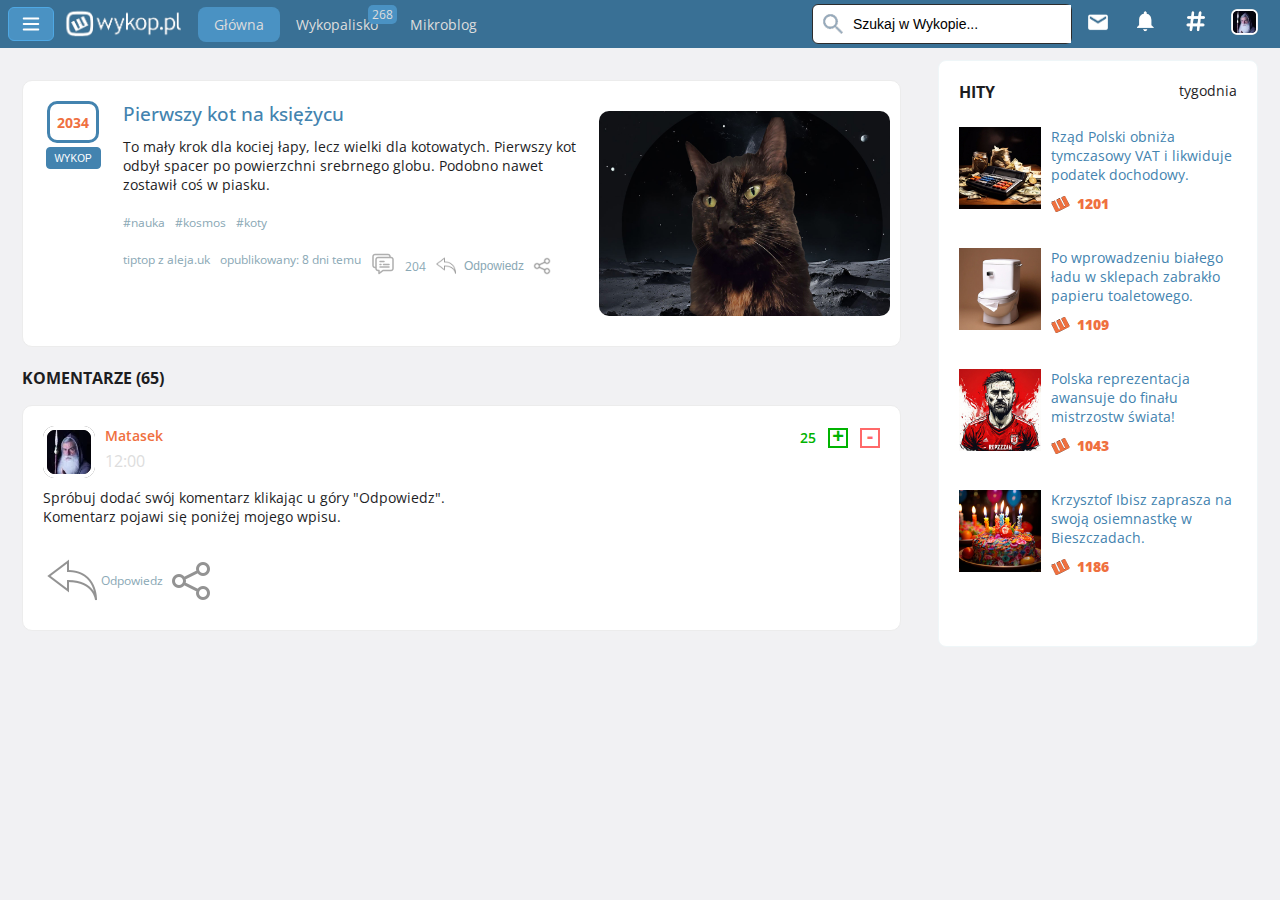
<file: kot.html>
<!DOCTYPE html>
<html lang="pl">
  <head>
    <meta charset="UTF-8" />
    <meta name="viewport" content="width=device-width, initial-scale=1.0" />
    <title>Wykop - klon by MacKry</title>
    <script src="themeLocalStorage.js"></script>
    <link rel="stylesheet" href="main.css" />
    <link rel="stylesheet" href="slider.css" />
    <link rel="stylesheet" href="responsive.css" />

    <link rel="preconnect" href="https://fonts.googleapis.com" />
    <link rel="preconnect" href="https://fonts.gstatic.com" crossorigin />
    <link
      href="https://fonts.googleapis.com/css2?family=Open+Sans:ital,wght@0,300..800;1,300..800&display=swap"
      rel="stylesheet"
    />
    <link
      rel="stylesheet"
      href="https://cdnjs.cloudflare.com/ajax/libs/font-awesome/6.0.0-beta3/css/all.min.css"
    />
    <script src="slider.js"></script>
  </head>
  <body>
    <header class="header">
      <div class="header-left">
        <button class="header-button" id="header-button">
          <img src="icons/menu-svgrepo-com(1).svg" alt="menu-icon" />
        </button>
        <div class="header-logo">
          <a href="index.html">
            <img
              src="icons/WykopLogo.png"
              alt="wykop logo"
              class="logo-wykop"
            />
          </a>
        </div>
        <nav class="main-menu">
          <ul class="main-menu-ul">
            <li class="main-menu-li active">Główna</li>
            <li class="main-menu-li-wykopalisko">
              Wykopalisko
              <strong class="wykopalisko-number">268</strong>
            </li>
            <li class="main-menu-li-mikroblog">Mikroblog</li>
          </ul>
        </nav>
      </div>
      <div class="header-right">
        <section class="search">
          <form id="form" class="form-container">
            <label class="form-search" for="form">
              <img
                src="icons/lupa.png"
                alt="magnifier icon"
                class="search-icon"
              />
            </label>
            <input
              type="text"
              class="input-search"
              placeholder="Szukaj w Wykopie..."
            />
          </form>
        </section>
        <nav class="user-nav">
          <div class="icons">
            <img src="icons/koperta.png" alt="icon" />
          </div>
          <div class="icons"><img src="icons/dzwonek.png" alt="icon" /></div>
          <div class="icons"><img src="icons/hash.png" alt="icon" /></div>
          <button class="search-button">
            <img src="icons/lupa.png" alt="icon" class="search-icon" />
          </button>
          <div class="icon-user"><img src="icons/avatar.png" alt="icon" /></div>
        </nav>
      </div>
    </header>
    <main>
      <div class="white-background" id="white-background"></div>
      <aside class="slidebar-left" id="slidebar-left">
        <div
          class="slidebar-left-content-large"
          id="slidebar-left-content-large"
        >
          <div class="slidebar-left-content-icons">
            <div id="slidebar-top-icons" class="slidebar-top-icons">
              <div class="fire-icon">
                <i class="fa-solid fa-fire"></i>
                <div class="icon-text">Hity</div>
              </div>
              <div class="fire-icon">
                <i class="fa-solid fa-eye"></i>
                <div class="icon-text">Obserwowane</div>
              </div>
              <div class="fire-icon">
                <i class="fa-regular fa-star"></i>
                <div class="icon-text">Ulubione</div>
              </div>
            </div>
          </div>
          <div class="slidebar-left-nav">
            <ul class="slidebar-left-main-ul">
              <li>
                <a href="index.html"
                  ><img src="icons/house-svgrepo-com.svg " alt="house icon" />
                  <p class="wykop-p">Wykop.pl</p></a
                >
              </li>
            </ul>
            <ul class="slidebar-left-second-ul">
              <li>
                <a href="polacy.html"
                  ><img src="icons/bulb-2-svgrepo-com.svg " alt="house icon" />
                  <p>Ciekawostki</p></a
                >
              </li>
              <li>
                <a href="likwidacjaVAT.html"
                  ><img src="icons/files-svgrepo-com.svg" alt="house icon" />
                  <p>Informacje</p></a
                >
              </li>
              <li>
                <a href="Ibisz.html"
                  ><img
                    src="icons/electronic-controller-gamepad-svgrepo-com.svg "
                    alt="house icon"
                  />
                  <p>Rozrywka</p></a
                >
              </li>
              <li>
                <a href="reprezentacja.html"
                  ><img
                    src="icons/shirt-outline-svgrepo-com.svg"
                    alt="house icon"
                  />
                  <p>Sport</p></a
                >
              </li>
              <li>
                <a href="bateria.html"
                  ><img
                    src="icons/steering-wheel-svgrepo-com.svg "
                    alt="house icon"
                  />
                  <p>Motoryzacja</p></a
                >
              </li>
              <li>
                <a href="lek.html"
                  ><img src="icons/chip-svgrepo-com.svg " alt="house icon" />
                  <p>Technologia</p></a
                >
              </li>
              <li>
                <a href="#"
                  ><img src="icons/rocket-svgrepo-com.svg " alt="house icon" />
                  <p>Ukraina</p></a
                >
              </li>
              <li>
                <a href="bieda.html"
                  ><img
                    src="icons/coins-dollar-money-currency-finance-payment-svgrepo-com.svg "
                    alt="house icon"
                  />
                  <p>Gospodarka</p></a
                >
              </li>
              <li>
                <a href="kot.html"
                  ><img
                    src="icons/suitcase-tag-svgrepo-com.svg"
                    alt="house icon"
                  />
                  <p>Podróże</p></a
                >
              </li>
            </ul>
            <div class="night-mode">
              <label class="switch">
                <input type="checkbox" id="toggleSwitch" autocomplete="off" />
                <span class="slider"></span>
              </label>
              <p class="night-mode-txt" id="night-mode-txt">Tryb dzienny</p>
            </div>
          </div>
        </div>
        <div
          class="slidebar-left-content-small"
          id="slidebar-left-content-small"
        >
          <ul class="slidebar-left-small-main-ul">
            <li class="slidebar-left-small-li">
              <a href="index.html"
                ><img src="icons/house-svgrepo-com.svg" alt="house icon" />
              </a>
            </li>
          </ul>
          <ul class="slidebar-left-small-second-ul">
            <li>
              <a href="polacy.html"
                ><img src="icons/bulb-2-svgrepo-com.svg " alt="bulb icon"
              /></a>
            </li>
            <li>
              <a href="likwidacjaVAT.html">
                <img src="icons/files-svgrepo-com.svg" alt="info icon" />
              </a>
            </li>
            <li>
              <a href="magic.html"
                ><img
                  src="icons/electronic-controller-gamepad-svgrepo-com.svg "
                  alt="gamepad icon"
              /></a>
            </li>
            <li>
              <a href="reprezentacja.html">
                <img
                  src="icons/shirt-outline-svgrepo-com.svg"
                  alt="shirt icon"
                />
              </a>
            </li>
            <li>
              <a href="bateria.html">
                <img
                  src="icons/steering-wheel-svgrepo-com.svg "
                  alt="wheel icon"
                />
              </a>
            </li>
            <li>
              <a href="lek.html">
                <img src="icons/chip-svgrepo-com.svg " alt="chip icon" />
              </a>
            </li>
            <li>
              <a href="#">
                <img src="icons/rocket-svgrepo-com.svg " alt="rocket icon" />
              </a>
            </li>
            <li>
              <a href="bieda.html">
                <img
                  src="icons/coins-dollar-money-currency-finance-payment-svgrepo-com.svg "
                  alt="coins icon"
                />
              </a>
            </li>
            <li>
              <a href="kot.html">
                <img
                  src="icons/suitcase-tag-svgrepo-com.svg"
                  alt="suitcase icon"
                />
              </a>
            </li>
          </ul>
        </div>
      </aside>
      <div class="main-content">
        <div class="articles-container">
          <div class="articles-main">
            <section class="article-body">
              <aside class="article-left-aside">
                <p class="like-count">2034</p>
                <button class="like-button">WYKOP</button>
              </aside>
              <article class="article">
                <section class="article-text">
                  <header>
                    <h1>Pierwszy kot na księżycu</h1>
                  </header>
                  <p>
                    To mały krok dla kociej łapy, lecz wielki dla kotowatych.
                    Pierwszy kot odbył spacer po powierzchni srebrnego globu.
                    Podobno nawet zostawił coś w piasku.
                  </p>
                  <footer>
                    <div class="article-comments-tags">
                      <p>#nauka</p>
                      <p>#kosmos</p>
                      <p>#koty</p>
                    </div>
                    <p>tiptop z aleja.uk</p>
                    <p>opublikowany: 8 dni temu</p>
                    <div class="article-answer-section">
                      <p>
                        <img src="icons/icons8-comment-24(2).png" />
                      </p>
                      <p>204</p>
                      <button class="article-answer">
                        <img
                          src="icons/reply.png"
                          alt="reply icon"
                          class="article-answer-icon"
                        />
                        <p id="answer-button">Odpowiedz</p>
                      </button>
                      <img
                        src="icons/share.png"
                        alt="share icon"
                        class="article-share-icon"
                      />
                    </div>
                  </footer>
                </section>
                <figure class="article-photo">
                  <img src="articles/kotNaKsiezycu.jpg" alt="cat image" />
                </figure>
              </article>
            </section>
            <header class="commentary-header">
              <h2 class="commentary-header-text">KOMENTARZE (65)</h2>
            </header>
            <section class="commentary-section" id="commentary-section">
              <div class="commentary-section-left">
                <div class="commentary-section-logo">
                  <img src="icons/avatar.png" />
                  <div class="user-info-container">
                    <div class="user-info">Matasek</div>
                    <time class="user-time">12:00</time>
                  </div>
                </div>
                <p class="commentary-section-text">
                  Spróbuj dodać swój komentarz klikając u góry "Odpowiedz".
                  Komentarz pojawi się poniżej mojego wpisu.
                </p>
              </div>
              <div class="commentary-section-right">
                <div class="article-likes">
                  <p class="article-likes-count" id="article-likes-count">25</p>
                  <button class="plus" id="plus-button"></button>
                  <button class="minus" id="minus-button"></button>
                </div>
              </div>
              <footer class="commentary-section-footer">
                <div class="commentary-answer">
                  <img src="icons/reply.png" alt="reply icon" />
                  <p>Odpowiedz</p>
                  <img src="icons/share.png" alt="share icon" />
                </div>
              </footer>
            </section>
          </div>
          <aside class="slidebar-right">
            <header class="articles-right-header">
              <h2>HITY</h2>
              <p>tygodnia</p>
            </header>
            <article class="article-right-body">
              <figure class="article-right-image">
                <a href="likwidacjaVAT.html">
                  <img src="articles/taxes.jpg" alt="article-image" />
                </a>
              </figure>
              <section class="article-right-text">
                <a href="likwidacjaVAT.html">
                  <h1>
                    Rząd Polski obniża tymczasowy VAT i likwiduje podatek
                    dochodowy.
                  </h1>
                </a>

                <footer>
                  <img src="icons/wykop.png" alt="w-icon" />
                  <p>1201</p>
                </footer>
              </section>
            </article>
            <article class="article-right-body">
              <figure class="article-right-image">
                <a href="bialyLad.html">
                  <img src="articles/toiler-papier.jpg" alt="article-image" />
                </a>
              </figure>
              <section class="article-right-text">
                <a href="bialyLad.html">
                  <h1>
                    Po wprowadzeniu białego ładu w sklepach zabrakło papieru
                    toaletowego.
                  </h1>
                </a>

                <footer>
                  <img src="icons/wykop.png" alt="w-icon" />
                  <p>1109</p>
                </footer>
              </section>
            </article>
            <article class="article-right-body">
              <figure class="article-right-image">
                <a href="reprezentacja.html">
                  <img
                    src="articles/football-polish-reprezentation.jpg"
                    alt="article-image"
                  />
                </a>
              </figure>
              <section class="article-right-text">
                <a href="reprezentacja.html">
                  <h1>
                    Polska reprezentacja awansuje do finału mistrzostw świata!
                  </h1>
                </a>

                <footer>
                  <img src="icons/wykop.png" alt="w-icon" />
                  <p>1043</p>
                </footer>
              </section>
            </article>
            <article class="article-right-body">
              <figure class="article-right-image">
                <a href="Ibisz.html">
                  <img src="articles/18-birthday.jpg" alt="article-image" />
                </a>
              </figure>
              <section class="article-right-text">
                <a href="Ibisz.html">
                  <h1>
                    Krzysztof Ibisz zaprasza na swoją osiemnastkę w
                    Bieszczadach.
                  </h1>
                </a>

                <footer>
                  <img src="icons/wykop.png" alt="w-icon" />
                  <p>1186</p>
                </footer>
              </section>
            </article>
          </aside>
        </div>
      </div>
    </main>
    <div id="modal" class="modal">
      <div class="modal-content">
        <span id="close-button" class="close">&times;</span>
        <h2>Twoja odpowiedź</h2>
        <textarea
          placeholder="Wpisz swoją odpowiedź..."
          maxlength="200"
        ></textarea>
        <button id="submit-button">Wyślij</button>
      </div>
    </div>
    <script src="slidebarButton.js"></script>
    <script src="likesCount.js"></script>
    <script src="plusMinusCount.js"></script>
    <script src="answer.js"></script>
    <script src="newComment.js"></script>
    <script src="slidebar-left-position.js"></script>
  </body>
</html>
</file>
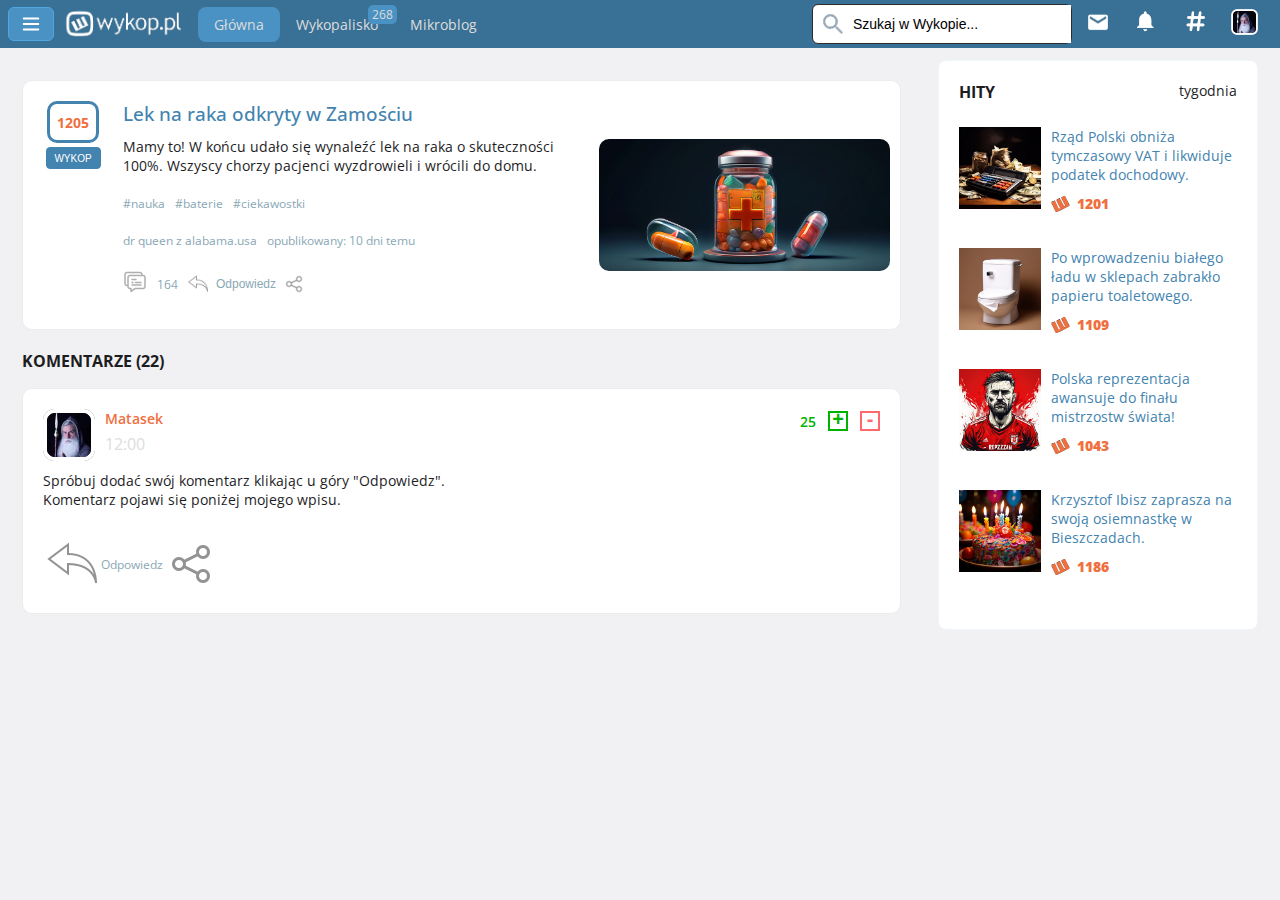
<file: lek.html>
<!DOCTYPE html>
<html lang="pl">
  <head>
    <meta charset="UTF-8" />
    <meta name="viewport" content="width=device-width, initial-scale=1.0" />
    <title>Wykop - klon by MacKry</title>
    <script src="themeLocalStorage.js"></script>
    <link rel="stylesheet" href="main.css" />
    <link rel="stylesheet" href="slider.css" />
    <link rel="stylesheet" href="responsive.css" />

    <link rel="preconnect" href="https://fonts.googleapis.com" />
    <link rel="preconnect" href="https://fonts.gstatic.com" crossorigin />
    <link
      href="https://fonts.googleapis.com/css2?family=Open+Sans:ital,wght@0,300..800;1,300..800&display=swap"
      rel="stylesheet"
    />
    <link
      rel="stylesheet"
      href="https://cdnjs.cloudflare.com/ajax/libs/font-awesome/6.0.0-beta3/css/all.min.css"
    />
    <script src="slider.js"></script>
  </head>
  <body>
    <header class="header">
      <div class="header-left">
        <button class="header-button" id="header-button">
          <img src="icons/menu-svgrepo-com(1).svg" alt="menu-icon" />
        </button>
        <div class="header-logo">
          <a href="index.html">
            <img
              src="icons/WykopLogo.png"
              alt="wykop logo"
              class="logo-wykop"
            />
          </a>
        </div>
        <nav class="main-menu">
          <ul class="main-menu-ul">
            <li class="main-menu-li active">Główna</li>
            <li class="main-menu-li-wykopalisko">
              Wykopalisko
              <strong class="wykopalisko-number">268</strong>
            </li>
            <li class="main-menu-li-mikroblog">Mikroblog</li>
          </ul>
        </nav>
      </div>
      <div class="header-right">
        <section class="search">
          <form id="form" class="form-container">
            <label class="form-search" for="form">
              <img
                src="icons/lupa.png"
                alt="magnifier icon"
                class="search-icon"
              />
            </label>
            <input
              type="text"
              class="input-search"
              placeholder="Szukaj w Wykopie..."
            />
          </form>
        </section>
        <nav class="user-nav">
          <div class="icons">
            <img src="icons/koperta.png" alt="icon" />
          </div>
          <div class="icons"><img src="icons/dzwonek.png" alt="icon" /></div>
          <div class="icons"><img src="icons/hash.png" alt="icon" /></div>
          <button class="search-button">
            <img src="icons/lupa.png" alt="icon" class="search-icon" />
          </button>
          <div class="icon-user"><img src="icons/avatar.png" alt="icon" /></div>
        </nav>
      </div>
    </header>
    <main>
      <div class="white-background" id="white-background"></div>
      <aside class="slidebar-left" id="slidebar-left">
        <div
          class="slidebar-left-content-large"
          id="slidebar-left-content-large"
        >
          <div class="slidebar-left-content-icons">
            <div id="slidebar-top-icons" class="slidebar-top-icons">
              <div class="fire-icon">
                <i class="fa-solid fa-fire"></i>
                <div class="icon-text">Hity</div>
              </div>
              <div class="fire-icon">
                <i class="fa-solid fa-eye"></i>
                <div class="icon-text">Obserwowane</div>
              </div>
              <div class="fire-icon">
                <i class="fa-regular fa-star"></i>
                <div class="icon-text">Ulubione</div>
              </div>
            </div>
          </div>
          <div class="slidebar-left-nav">
            <ul class="slidebar-left-main-ul">
              <li>
                <a href="index.html"
                  ><img src="icons/house-svgrepo-com.svg " alt="house icon" />
                  <p class="wykop-p">Wykop.pl</p></a
                >
              </li>
            </ul>
            <ul class="slidebar-left-second-ul">
              <li>
                <a href="polacy.html"
                  ><img src="icons/bulb-2-svgrepo-com.svg " alt="house icon" />
                  <p>Ciekawostki</p></a
                >
              </li>
              <li>
                <a href="likwidacjaVAT.html"
                  ><img src="icons/files-svgrepo-com.svg" alt="house icon" />
                  <p>Informacje</p></a
                >
              </li>
              <li>
                <a href="Ibisz.html"
                  ><img
                    src="icons/electronic-controller-gamepad-svgrepo-com.svg "
                    alt="house icon"
                  />
                  <p>Rozrywka</p></a
                >
              </li>
              <li>
                <a href="reprezentacja.html"
                  ><img
                    src="icons/shirt-outline-svgrepo-com.svg"
                    alt="house icon"
                  />
                  <p>Sport</p></a
                >
              </li>
              <li>
                <a href="bateria.html"
                  ><img
                    src="icons/steering-wheel-svgrepo-com.svg "
                    alt="house icon"
                  />
                  <p>Motoryzacja</p></a
                >
              </li>
              <li>
                <a href="lek.html"
                  ><img src="icons/chip-svgrepo-com.svg " alt="house icon" />
                  <p>Technologia</p></a
                >
              </li>
              <li>
                <a href="#"
                  ><img src="icons/rocket-svgrepo-com.svg " alt="house icon" />
                  <p>Ukraina</p></a
                >
              </li>
              <li>
                <a href="bieda.html"
                  ><img
                    src="icons/coins-dollar-money-currency-finance-payment-svgrepo-com.svg "
                    alt="house icon"
                  />
                  <p>Gospodarka</p></a
                >
              </li>
              <li>
                <a href="kot.html"
                  ><img
                    src="icons/suitcase-tag-svgrepo-com.svg"
                    alt="house icon"
                  />
                  <p>Podróże</p></a
                >
              </li>
            </ul>
            <div class="night-mode">
              <label class="switch">
                <input type="checkbox" id="toggleSwitch" autocomplete="off" />
                <span class="slider"></span>
              </label>
              <p class="night-mode-txt" id="night-mode-txt">Tryb dzienny</p>
            </div>
          </div>
        </div>
        <div
          class="slidebar-left-content-small"
          id="slidebar-left-content-small"
        >
          <ul class="slidebar-left-small-main-ul">
            <li class="slidebar-left-small-li">
              <a href="index.html"
                ><img src="icons/house-svgrepo-com.svg" alt="house icon" />
              </a>
            </li>
          </ul>
          <ul class="slidebar-left-small-second-ul">
            <li>
              <a href="polacy.html"
                ><img src="icons/bulb-2-svgrepo-com.svg " alt="bulb icon"
              /></a>
            </li>
            <li>
              <a href="likwidacjaVAT.html">
                <img src="icons/files-svgrepo-com.svg" alt="info icon" />
              </a>
            </li>
            <li>
              <a href="magic.html"
                ><img
                  src="icons/electronic-controller-gamepad-svgrepo-com.svg "
                  alt="gamepad icon"
              /></a>
            </li>
            <li>
              <a href="reprezentacja.html">
                <img
                  src="icons/shirt-outline-svgrepo-com.svg"
                  alt="shirt icon"
                />
              </a>
            </li>
            <li>
              <a href="bateria.html">
                <img
                  src="icons/steering-wheel-svgrepo-com.svg "
                  alt="wheel icon"
                />
              </a>
            </li>
            <li>
              <a href="lek.html">
                <img src="icons/chip-svgrepo-com.svg " alt="chip icon" />
              </a>
            </li>
            <li>
              <a href="#">
                <img src="icons/rocket-svgrepo-com.svg " alt="rocket icon" />
              </a>
            </li>
            <li>
              <a href="bieda.html">
                <img
                  src="icons/coins-dollar-money-currency-finance-payment-svgrepo-com.svg "
                  alt="coins icon"
                />
              </a>
            </li>
            <li>
              <a href="kot.html">
                <img
                  src="icons/suitcase-tag-svgrepo-com.svg"
                  alt="suitcase icon"
                />
              </a>
            </li>
          </ul>
        </div>
      </aside>
      <div class="main-content">
        <div class="articles-container">
          <div class="articles-main">
            <section class="article-body">
              <aside class="article-left-aside">
                <p class="like-count">1205</p>
                <button class="like-button">WYKOP</button>
              </aside>
              <article class="article">
                <section class="article-text">
                  <header>
                    <h1>Lek na raka odkryty w Zamościu</h1>
                  </header>
                  <p>
                    Mamy to! W końcu udało się wynaleźć lek na raka o
                    skuteczności 100%. Wszyscy chorzy pacjenci wyzdrowieli i
                    wrócili do domu.
                  </p>
                  <footer>
                    <div class="article-comments-tags">
                      <p>#nauka</p>
                      <p>#baterie</p>
                      <p>#ciekawostki</p>
                    </div>
                    <p>dr queen z alabama.usa</p>
                    <p>opublikowany: 10 dni temu</p>
                    <div class="article-answer-section">
                      <p>
                        <img src="icons/icons8-comment-24(2).png" />
                      </p>
                      <p>164</p>
                      <button class="article-answer">
                        <img
                          src="icons/reply.png"
                          alt="reply icon"
                          class="article-answer-icon"
                        />
                        <p id="answer-button">Odpowiedz</p>
                      </button>
                      <img
                        src="icons/share.png"
                        alt="share icon"
                        class="article-share-icon"
                      />
                    </div>
                  </footer>
                </section>
                <figure class="article-photo">
                  <img src="articles/kapsulka.jpeg" alt="medicine image" />
                </figure>
              </article>
            </section>
            <header class="commentary-header">
              <h2 class="commentary-header-text">KOMENTARZE (22)</h2>
            </header>
            <section class="commentary-section" id="commentary-section">
              <div class="commentary-section-left">
                <div class="commentary-section-logo">
                  <img src="icons/avatar.png" />
                  <div class="user-info-container">
                    <div class="user-info">Matasek</div>
                    <time class="user-time">12:00</time>
                  </div>
                </div>
                <p class="commentary-section-text">
                  Spróbuj dodać swój komentarz klikając u góry "Odpowiedz".
                  Komentarz pojawi się poniżej mojego wpisu.
                </p>
              </div>
              <div class="commentary-section-right">
                <div class="article-likes">
                  <p class="article-likes-count" id="article-likes-count">25</p>
                  <button class="plus" id="plus-button"></button>
                  <button class="minus" id="minus-button"></button>
                </div>
              </div>
              <footer class="commentary-section-footer">
                <div class="commentary-answer">
                  <img src="icons/reply.png" alt="reply icon" />
                  <p>Odpowiedz</p>
                  <img src="icons/share.png" alt="share icon" />
                </div>
              </footer>
            </section>
          </div>
          <aside class="slidebar-right">
            <header class="articles-right-header">
              <h2>HITY</h2>
              <p>tygodnia</p>
            </header>
            <article class="article-right-body">
              <figure class="article-right-image">
                <a href="likwidacjaVAT.html">
                  <img src="articles/taxes.jpg" alt="article-image" />
                </a>
              </figure>
              <section class="article-right-text">
                <a href="likwidacjaVAT.html">
                  <h1>
                    Rząd Polski obniża tymczasowy VAT i likwiduje podatek
                    dochodowy.
                  </h1>
                </a>

                <footer>
                  <img src="icons/wykop.png" alt="w-icon" />
                  <p>1201</p>
                </footer>
              </section>
            </article>
            <article class="article-right-body">
              <figure class="article-right-image">
                <a href="bialyLad.html">
                  <img src="articles/toiler-papier.jpg" alt="article-image" />
                </a>
              </figure>
              <section class="article-right-text">
                <a href="bialyLad.html">
                  <h1>
                    Po wprowadzeniu białego ładu w sklepach zabrakło papieru
                    toaletowego.
                  </h1>
                </a>

                <footer>
                  <img src="icons/wykop.png" alt="w-icon" />
                  <p>1109</p>
                </footer>
              </section>
            </article>
            <article class="article-right-body">
              <figure class="article-right-image">
                <a href="reprezentacja.html">
                  <img
                    src="articles/football-polish-reprezentation.jpg"
                    alt="article-image"
                  />
                </a>
              </figure>
              <section class="article-right-text">
                <a href="reprezentacja.html">
                  <h1>
                    Polska reprezentacja awansuje do finału mistrzostw świata!
                  </h1>
                </a>

                <footer>
                  <img src="icons/wykop.png" alt="w-icon" />
                  <p>1043</p>
                </footer>
              </section>
            </article>
            <article class="article-right-body">
              <figure class="article-right-image">
                <a href="Ibisz.html">
                  <img src="articles/18-birthday.jpg" alt="article-image" />
                </a>
              </figure>
              <section class="article-right-text">
                <a href="Ibisz.html">
                  <h1>
                    Krzysztof Ibisz zaprasza na swoją osiemnastkę w
                    Bieszczadach.
                  </h1>
                </a>

                <footer>
                  <img src="icons/wykop.png" alt="w-icon" />
                  <p>1186</p>
                </footer>
              </section>
            </article>
          </aside>
        </div>
      </div>
    </main>
    <div id="modal" class="modal">
      <div class="modal-content">
        <span id="close-button" class="close">&times;</span>
        <h2>Twoja odpowiedź</h2>
        <textarea
          placeholder="Wpisz swoją odpowiedź..."
          maxlength="200"
        ></textarea>
        <button id="submit-button">Wyślij</button>
      </div>
    </div>
    <script src="slidebarButton.js"></script>
    <script src="likesCount.js"></script>
    <script src="plusMinusCount.js"></script>
    <script src="answer.js"></script>
    <script src="newComment.js"></script>
    <script src="slidebar-left-position.js"></script>
  </body>
</html>
</file>
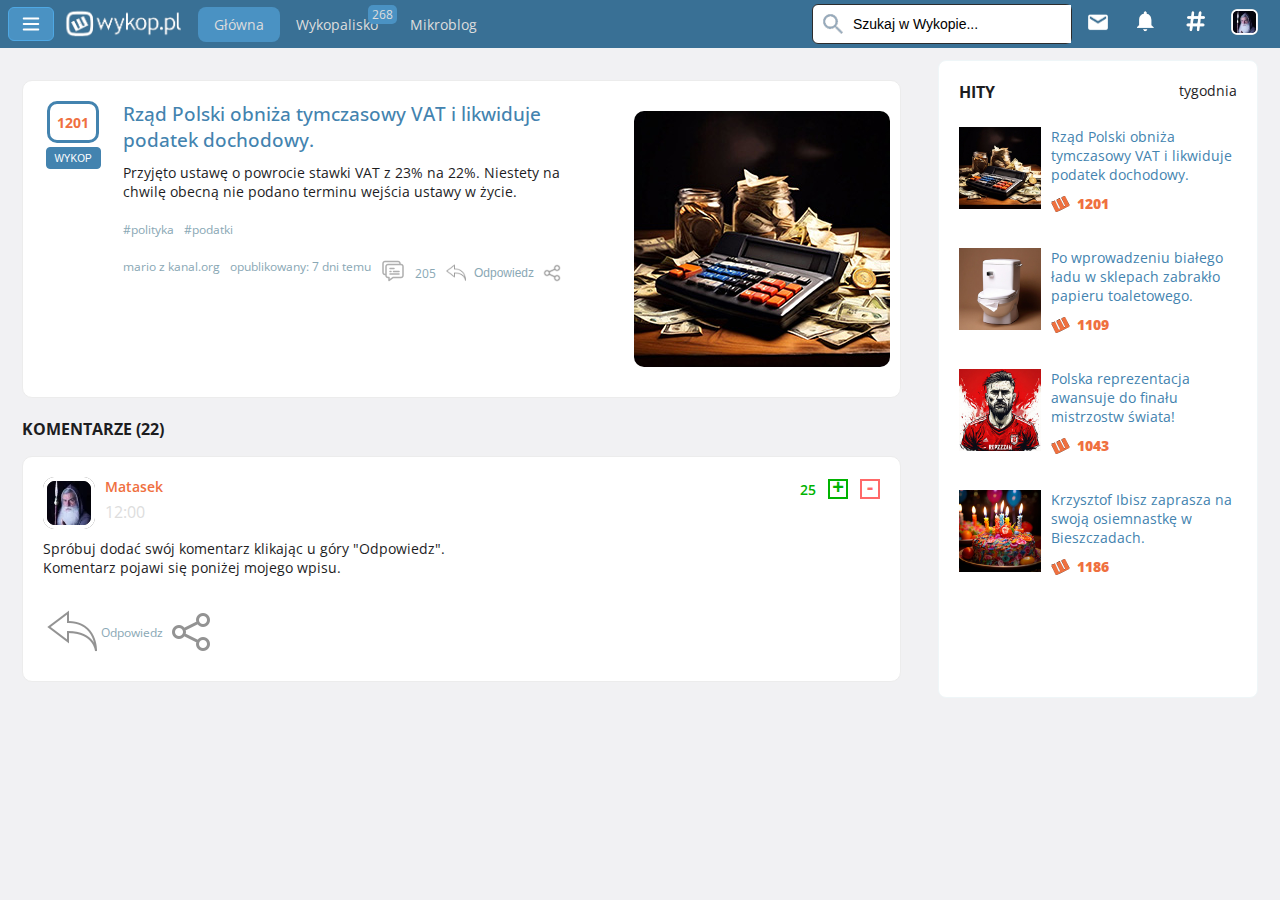
<file: likwidacjaVAT.html>
<!DOCTYPE html>
<html lang="pl">
  <head>
    <meta charset="UTF-8" />
    <meta name="viewport" content="width=device-width, initial-scale=1.0" />
    <title>Wykop - klon by MacKry</title>
    <script src="themeLocalStorage.js"></script>
    <link rel="stylesheet" href="main.css" />
    <link rel="stylesheet" href="slider.css" />
    <link rel="stylesheet" href="responsive.css" />

    <link rel="preconnect" href="https://fonts.googleapis.com" />
    <link rel="preconnect" href="https://fonts.gstatic.com" crossorigin />
    <link
      href="https://fonts.googleapis.com/css2?family=Open+Sans:ital,wght@0,300..800;1,300..800&display=swap"
      rel="stylesheet"
    />
    <link
      rel="stylesheet"
      href="https://cdnjs.cloudflare.com/ajax/libs/font-awesome/6.0.0-beta3/css/all.min.css"
    />
    <script src="slider.js"></script>
  </head>
  <body>
    <header class="header">
      <div class="header-left">
        <button class="header-button" id="header-button">
          <img src="icons/menu-svgrepo-com(1).svg" alt="menu-icon" />
        </button>
        <div class="header-logo">
          <a href="index.html">
            <img
              src="icons/WykopLogo.png"
              alt="wykop logo"
              class="logo-wykop"
            />
          </a>
        </div>
        <nav class="main-menu">
          <ul class="main-menu-ul">
            <li class="main-menu-li active">Główna</li>
            <li class="main-menu-li-wykopalisko">
              Wykopalisko
              <strong class="wykopalisko-number">268</strong>
            </li>
            <li class="main-menu-li-mikroblog">Mikroblog</li>
          </ul>
        </nav>
      </div>
      <div class="header-right">
        <section class="search">
          <form id="form" class="form-container">
            <label class="form-search" for="form">
              <img
                src="icons/lupa.png"
                alt="magnifier icon"
                class="search-icon"
              />
            </label>
            <input
              type="text"
              class="input-search"
              placeholder="Szukaj w Wykopie..."
            />
          </form>
        </section>
        <nav class="user-nav">
          <div class="icons">
            <img src="icons/koperta.png" alt="icon" />
          </div>
          <div class="icons"><img src="icons/dzwonek.png" alt="icon" /></div>
          <div class="icons"><img src="icons/hash.png" alt="icon" /></div>
          <button class="search-button">
            <img src="icons/lupa.png" alt="icon" class="search-icon" />
          </button>
          <div class="icon-user"><img src="icons/avatar.png" alt="icon" /></div>
        </nav>
      </div>
    </header>
    <main>
      <div class="white-background" id="white-background"></div>
      <aside class="slidebar-left" id="slidebar-left">
        <div
          class="slidebar-left-content-large"
          id="slidebar-left-content-large"
        >
          <div class="slidebar-left-content-icons">
            <div id="slidebar-top-icons" class="slidebar-top-icons">
              <div class="fire-icon">
                <i class="fa-solid fa-fire"></i>
                <div class="icon-text">Hity</div>
              </div>
              <div class="fire-icon">
                <i class="fa-solid fa-eye"></i>
                <div class="icon-text">Obserwowane</div>
              </div>
              <div class="fire-icon">
                <i class="fa-regular fa-star"></i>
                <div class="icon-text">Ulubione</div>
              </div>
            </div>
          </div>
          <div class="slidebar-left-nav">
            <ul class="slidebar-left-main-ul">
              <li>
                <a href="index.html"
                  ><img src="icons/house-svgrepo-com.svg " alt="house icon" />
                  <p class="wykop-p">Wykop.pl</p></a
                >
              </li>
            </ul>
            <ul class="slidebar-left-second-ul">
              <li>
                <a href="polacy.html"
                  ><img src="icons/bulb-2-svgrepo-com.svg " alt="house icon" />
                  <p>Ciekawostki</p></a
                >
              </li>
              <li>
                <a href="likwidacjaVAT.html"
                  ><img src="icons/files-svgrepo-com.svg" alt="house icon" />
                  <p>Informacje</p></a
                >
              </li>
              <li>
                <a href="Ibisz.html"
                  ><img
                    src="icons/electronic-controller-gamepad-svgrepo-com.svg "
                    alt="house icon"
                  />
                  <p>Rozrywka</p></a
                >
              </li>
              <li>
                <a href="reprezentacja.html"
                  ><img
                    src="icons/shirt-outline-svgrepo-com.svg"
                    alt="house icon"
                  />
                  <p>Sport</p></a
                >
              </li>
              <li>
                <a href="bateria.html"
                  ><img
                    src="icons/steering-wheel-svgrepo-com.svg "
                    alt="house icon"
                  />
                  <p>Motoryzacja</p></a
                >
              </li>
              <li>
                <a href="lek.html"
                  ><img src="icons/chip-svgrepo-com.svg " alt="house icon" />
                  <p>Technologia</p></a
                >
              </li>
              <li>
                <a href="#"
                  ><img src="icons/rocket-svgrepo-com.svg " alt="house icon" />
                  <p>Ukraina</p></a
                >
              </li>
              <li>
                <a href="bieda.html"
                  ><img
                    src="icons/coins-dollar-money-currency-finance-payment-svgrepo-com.svg "
                    alt="house icon"
                  />
                  <p>Gospodarka</p></a
                >
              </li>
              <li>
                <a href="kot.html"
                  ><img
                    src="icons/suitcase-tag-svgrepo-com.svg"
                    alt="house icon"
                  />
                  <p>Podróże</p></a
                >
              </li>
            </ul>
            <div class="night-mode">
              <label class="switch">
                <input type="checkbox" id="toggleSwitch" autocomplete="off" />
                <span class="slider"></span>
              </label>
              <p class="night-mode-txt" id="night-mode-txt">Tryb dzienny</p>
            </div>
          </div>
        </div>
        <div
          class="slidebar-left-content-small"
          id="slidebar-left-content-small"
        >
          <ul class="slidebar-left-small-main-ul">
            <li class="slidebar-left-small-li">
              <a href="index.html"
                ><img src="icons/house-svgrepo-com.svg" alt="house icon" />
              </a>
            </li>
          </ul>
          <ul class="slidebar-left-small-second-ul">
            <li>
              <a href="polacy.html"
                ><img src="icons/bulb-2-svgrepo-com.svg " alt="bulb icon"
              /></a>
            </li>
            <li>
              <a href="likwidacjaVAT.html">
                <img src="icons/files-svgrepo-com.svg" alt="info icon" />
              </a>
            </li>
            <li>
              <a href="magic.html"
                ><img
                  src="icons/electronic-controller-gamepad-svgrepo-com.svg "
                  alt="gamepad icon"
              /></a>
            </li>
            <li>
              <a href="reprezentacja.html">
                <img
                  src="icons/shirt-outline-svgrepo-com.svg"
                  alt="shirt icon"
                />
              </a>
            </li>
            <li>
              <a href="bateria.html">
                <img
                  src="icons/steering-wheel-svgrepo-com.svg "
                  alt="wheel icon"
                />
              </a>
            </li>
            <li>
              <a href="lek.html">
                <img src="icons/chip-svgrepo-com.svg " alt="chip icon" />
              </a>
            </li>
            <li>
              <a href="#">
                <img src="icons/rocket-svgrepo-com.svg " alt="rocket icon" />
              </a>
            </li>
            <li>
              <a href="bieda.html">
                <img
                  src="icons/coins-dollar-money-currency-finance-payment-svgrepo-com.svg "
                  alt="coins icon"
                />
              </a>
            </li>
            <li>
              <a href="kot.html">
                <img
                  src="icons/suitcase-tag-svgrepo-com.svg"
                  alt="suitcase icon"
                />
              </a>
            </li>
          </ul>
        </div>
      </aside>
      <div class="main-content">
        <div class="articles-container">
          <div class="articles-main">
            <section class="article-body">
              <aside class="article-left-aside">
                <p class="like-count">1201</p>
                <button class="like-button">WYKOP</button>
              </aside>
              <article class="article">
                <section class="article-text">
                  <header>
                    <h1>
                      Rząd Polski obniża tymczasowy VAT i likwiduje podatek
                      dochodowy.
                    </h1>
                  </header>
                  <p>
                    Przyjęto ustawę o powrocie stawki VAT z 23% na 22%. Niestety
                    na chwilę obecną nie podano terminu wejścia ustawy w życie.
                  </p>
                  <footer>
                    <div class="article-comments-tags">
                      <p>#polityka</p>
                      <p>#podatki</p>
                    </div>
                    <p>mario z kanal.org</p>
                    <p>opublikowany: 7 dni temu</p>
                    <div class="article-answer-section">
                      <p>
                        <img src="icons/icons8-comment-24(2).png" />
                      </p>
                      <p>205</p>
                      <button class="article-answer">
                        <img
                          src="icons/reply.png"
                          alt="reply icon"
                          class="article-answer-icon"
                        />
                        <p id="answer-button">Odpowiedz</p>
                      </button>
                      <img
                        src="icons/share.png"
                        alt="share icon"
                        class="article-share-icon"
                      />
                    </div>
                  </footer>
                </section>
                <figure class="article-photo">
                  <img src="articles/taxes.jpg" alt="battery image" />
                </figure>
              </article>
            </section>
            <header class="commentary-header">
              <h2 class="commentary-header-text">KOMENTARZE (22)</h2>
            </header>
            <section class="commentary-section" id="commentary-section">
              <div class="commentary-section-left">
                <div class="commentary-section-logo">
                  <img src="icons/avatar.png" />
                  <div class="user-info-container">
                    <div class="user-info">Matasek</div>
                    <time class="user-time">12:00</time>
                  </div>
                </div>
                <p class="commentary-section-text">
                  Spróbuj dodać swój komentarz klikając u góry "Odpowiedz".
                  Komentarz pojawi się poniżej mojego wpisu.
                </p>
              </div>
              <div class="commentary-section-right">
                <div class="article-likes">
                  <p class="article-likes-count" id="article-likes-count">25</p>
                  <button class="plus" id="plus-button"></button>
                  <button class="minus" id="minus-button"></button>
                </div>
              </div>
              <footer class="commentary-section-footer">
                <div class="commentary-answer">
                  <img src="icons/reply.png" alt="reply icon" />
                  <p>Odpowiedz</p>
                  <img src="icons/share.png" alt="share icon" />
                </div>
              </footer>
            </section>
          </div>
          <aside class="slidebar-right">
            <header class="articles-right-header">
              <h2>HITY</h2>
              <p>tygodnia</p>
            </header>
            <article class="article-right-body">
              <figure class="article-right-image">
                <a href="likwidacjaVAT.html">
                  <img src="articles/taxes.jpg" alt="article-image" />
                </a>
              </figure>
              <section class="article-right-text">
                <a href="likwidacjaVAT.html">
                  <h1>
                    Rząd Polski obniża tymczasowy VAT i likwiduje podatek
                    dochodowy.
                  </h1>
                </a>

                <footer>
                  <img src="icons/wykop.png" alt="w-icon" />
                  <p>1201</p>
                </footer>
              </section>
            </article>
            <article class="article-right-body">
              <figure class="article-right-image">
                <a href="bialyLad.html">
                  <img src="articles/toiler-papier.jpg" alt="article-image" />
                </a>
              </figure>
              <section class="article-right-text">
                <a href="bialyLad.html">
                  <h1>
                    Po wprowadzeniu białego ładu w sklepach zabrakło papieru
                    toaletowego.
                  </h1>
                </a>

                <footer>
                  <img src="icons/wykop.png" alt="w-icon" />
                  <p>1109</p>
                </footer>
              </section>
            </article>
            <article class="article-right-body">
              <figure class="article-right-image">
                <a href="reprezentacja.html">
                  <img
                    src="articles/football-polish-reprezentation.jpg"
                    alt="article-image"
                  />
                </a>
              </figure>
              <section class="article-right-text">
                <a href="reprezentacja.html">
                  <h1>
                    Polska reprezentacja awansuje do finału mistrzostw świata!
                  </h1>
                </a>

                <footer>
                  <img src="icons/wykop.png" alt="w-icon" />
                  <p>1043</p>
                </footer>
              </section>
            </article>
            <article class="article-right-body">
              <figure class="article-right-image">
                <a href="Ibisz.html">
                  <img src="articles/18-birthday.jpg" alt="article-image" />
                </a>
              </figure>
              <section class="article-right-text">
                <a href="Ibisz.html">
                  <h1>
                    Krzysztof Ibisz zaprasza na swoją osiemnastkę w
                    Bieszczadach.
                  </h1>
                </a>

                <footer>
                  <img src="icons/wykop.png" alt="w-icon" />
                  <p>1186</p>
                </footer>
              </section>
            </article>
          </aside>
        </div>
      </div>
    </main>
    <div id="modal" class="modal">
      <div class="modal-content">
        <span id="close-button" class="close">&times;</span>
        <h2>Twoja odpowiedź</h2>
        <textarea
          placeholder="Wpisz swoją odpowiedź..."
          maxlength="200"
        ></textarea>
        <button id="submit-button">Wyślij</button>
      </div>
    </div>
    <script src="slidebarButton.js"></script>
    <script src="likesCount.js"></script>
    <script src="plusMinusCount.js"></script>
    <script src="answer.js"></script>
    <script src="newComment.js"></script>
    <script src="slidebar-left-position.js"></script>
  </body>
</html>
</file>
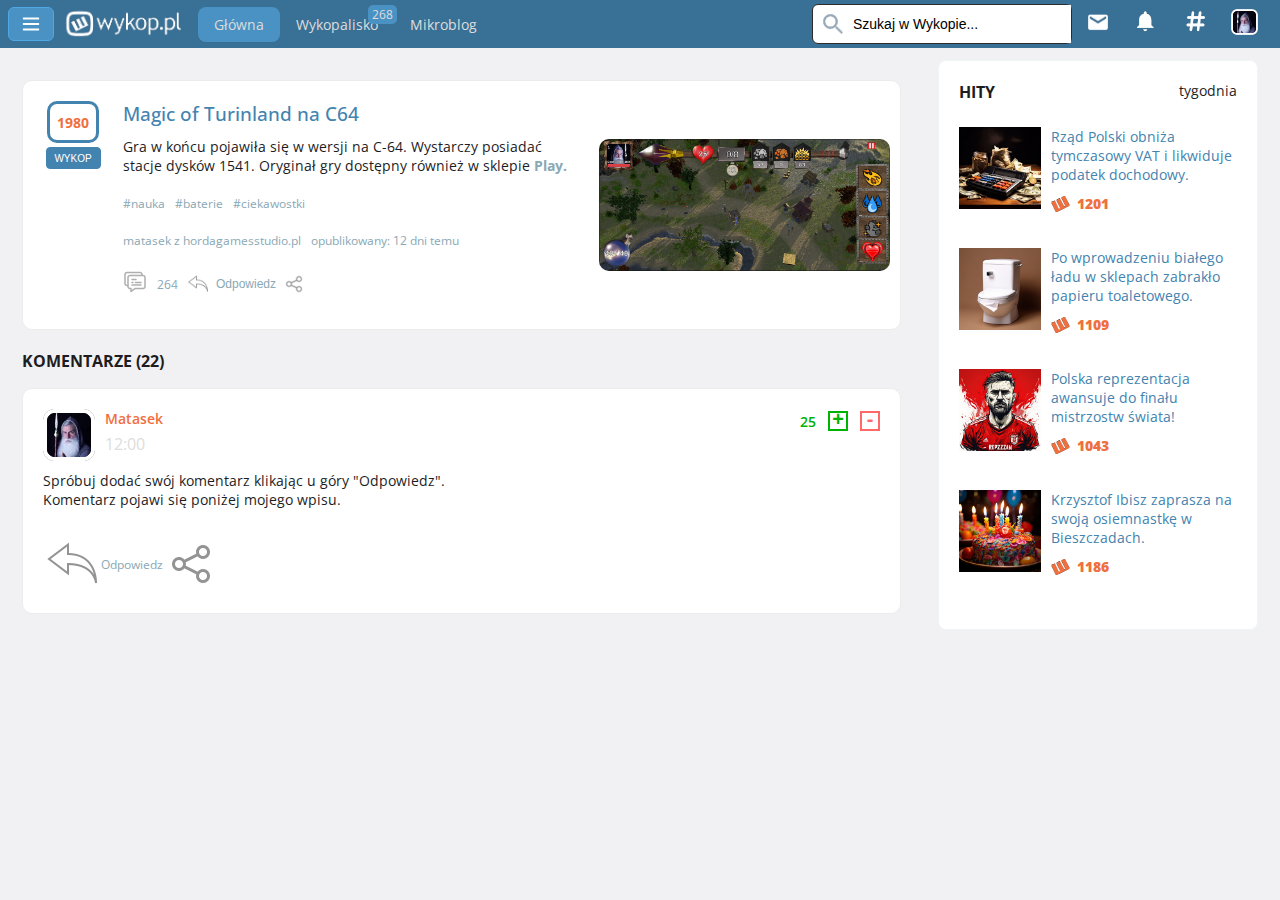
<file: magic.html>
<!DOCTYPE html>
<html lang="pl">
  <head>
    <meta charset="UTF-8" />
    <meta name="viewport" content="width=device-width, initial-scale=1.0" />
    <title>Wykop - klon by MacKry</title>
    <script src="themeLocalStorage.js"></script>
    <link rel="stylesheet" href="main.css" />
    <link rel="stylesheet" href="slider.css" />
    <link rel="stylesheet" href="responsive.css" />

    <link rel="preconnect" href="https://fonts.googleapis.com" />
    <link rel="preconnect" href="https://fonts.gstatic.com" crossorigin />
    <link
      href="https://fonts.googleapis.com/css2?family=Open+Sans:ital,wght@0,300..800;1,300..800&display=swap"
      rel="stylesheet"
    />
    <link
      rel="stylesheet"
      href="https://cdnjs.cloudflare.com/ajax/libs/font-awesome/6.0.0-beta3/css/all.min.css"
    />
    <script src="slider.js"></script>
  </head>
  <body>
    <header class="header">
      <div class="header-left">
        <button class="header-button" id="header-button">
          <img src="icons/menu-svgrepo-com(1).svg" alt="menu-icon" />
        </button>
        <div class="header-logo">
          <a href="index.html">
            <img
              src="icons/WykopLogo.png"
              alt="wykop logo"
              class="logo-wykop"
            />
          </a>
        </div>
        <nav class="main-menu">
          <ul class="main-menu-ul">
            <li class="main-menu-li active">Główna</li>
            <li class="main-menu-li-wykopalisko">
              Wykopalisko
              <strong class="wykopalisko-number">268</strong>
            </li>
            <li class="main-menu-li-mikroblog">Mikroblog</li>
          </ul>
        </nav>
      </div>
      <div class="header-right">
        <section class="search">
          <form id="form" class="form-container">
            <label class="form-search" for="form">
              <img
                src="icons/lupa.png"
                alt="magnifier icon"
                class="search-icon"
              />
            </label>
            <input
              type="text"
              class="input-search"
              placeholder="Szukaj w Wykopie..."
            />
          </form>
        </section>
        <nav class="user-nav">
          <div class="icons">
            <img src="icons/koperta.png" alt="icon" />
          </div>
          <div class="icons"><img src="icons/dzwonek.png" alt="icon" /></div>
          <div class="icons"><img src="icons/hash.png" alt="icon" /></div>
          <button class="search-button">
            <img src="icons/lupa.png" alt="icon" class="search-icon" />
          </button>
          <div class="icon-user"><img src="icons/avatar.png" alt="icon" /></div>
        </nav>
      </div>
    </header>
    <main>
      <div class="white-background" id="white-background"></div>
      <aside class="slidebar-left" id="slidebar-left">
        <div
          class="slidebar-left-content-large"
          id="slidebar-left-content-large"
        >
          <div class="slidebar-left-content-icons">
            <div id="slidebar-top-icons" class="slidebar-top-icons">
              <div class="fire-icon">
                <i class="fa-solid fa-fire"></i>
                <div class="icon-text">Hity</div>
              </div>
              <div class="fire-icon">
                <i class="fa-solid fa-eye"></i>
                <div class="icon-text">Obserwowane</div>
              </div>
              <div class="fire-icon">
                <i class="fa-regular fa-star"></i>
                <div class="icon-text">Ulubione</div>
              </div>
            </div>
          </div>
          <div class="slidebar-left-nav">
            <ul class="slidebar-left-main-ul">
              <li>
                <a href="index.html"
                  ><img src="icons/house-svgrepo-com.svg " alt="house icon" />
                  <p class="wykop-p">Wykop.pl</p></a
                >
              </li>
            </ul>
            <ul class="slidebar-left-second-ul">
              <li>
                <a href="polacy.html"
                  ><img src="icons/bulb-2-svgrepo-com.svg " alt="house icon" />
                  <p>Ciekawostki</p></a
                >
              </li>
              <li>
                <a href="likwidacjaVAT.html"
                  ><img src="icons/files-svgrepo-com.svg" alt="house icon" />
                  <p>Informacje</p></a
                >
              </li>
              <li>
                <a href="Ibisz.html"
                  ><img
                    src="icons/electronic-controller-gamepad-svgrepo-com.svg "
                    alt="house icon"
                  />
                  <p>Rozrywka</p></a
                >
              </li>
              <li>
                <a href="reprezentacja.html"
                  ><img
                    src="icons/shirt-outline-svgrepo-com.svg"
                    alt="house icon"
                  />
                  <p>Sport</p></a
                >
              </li>
              <li>
                <a href="bateria.html"
                  ><img
                    src="icons/steering-wheel-svgrepo-com.svg "
                    alt="house icon"
                  />
                  <p>Motoryzacja</p></a
                >
              </li>
              <li>
                <a href="lek.html"
                  ><img src="icons/chip-svgrepo-com.svg " alt="house icon" />
                  <p>Technologia</p></a
                >
              </li>
              <li>
                <a href="#"
                  ><img src="icons/rocket-svgrepo-com.svg " alt="house icon" />
                  <p>Ukraina</p></a
                >
              </li>
              <li>
                <a href="bieda.html"
                  ><img
                    src="icons/coins-dollar-money-currency-finance-payment-svgrepo-com.svg "
                    alt="house icon"
                  />
                  <p>Gospodarka</p></a
                >
              </li>
              <li>
                <a href="kot.html"
                  ><img
                    src="icons/suitcase-tag-svgrepo-com.svg"
                    alt="house icon"
                  />
                  <p>Podróże</p></a
                >
              </li>
            </ul>
            <div class="night-mode">
              <label class="switch">
                <input type="checkbox" id="toggleSwitch" autocomplete="off" />
                <span class="slider"></span>
              </label>
              <p class="night-mode-txt" id="night-mode-txt">Tryb dzienny</p>
            </div>
          </div>
        </div>
        <div
          class="slidebar-left-content-small"
          id="slidebar-left-content-small"
        >
          <ul class="slidebar-left-small-main-ul">
            <li class="slidebar-left-small-li">
              <a href="index.html"
                ><img src="icons/house-svgrepo-com.svg" alt="house icon" />
              </a>
            </li>
          </ul>
          <ul class="slidebar-left-small-second-ul">
            <li>
              <a href="polacy.html"
                ><img src="icons/bulb-2-svgrepo-com.svg " alt="bulb icon"
              /></a>
            </li>
            <li>
              <a href="likwidacjaVAT.html">
                <img src="icons/files-svgrepo-com.svg" alt="info icon" />
              </a>
            </li>
            <li>
              <a href="magic.html"
                ><img
                  src="icons/electronic-controller-gamepad-svgrepo-com.svg "
                  alt="gamepad icon"
              /></a>
            </li>
            <li>
              <a href="reprezentacja.html">
                <img
                  src="icons/shirt-outline-svgrepo-com.svg"
                  alt="shirt icon"
                />
              </a>
            </li>
            <li>
              <a href="bateria.html">
                <img
                  src="icons/steering-wheel-svgrepo-com.svg "
                  alt="wheel icon"
                />
              </a>
            </li>
            <li>
              <a href="lek.html">
                <img src="icons/chip-svgrepo-com.svg " alt="chip icon" />
              </a>
            </li>
            <li>
              <a href="#">
                <img src="icons/rocket-svgrepo-com.svg " alt="rocket icon" />
              </a>
            </li>
            <li>
              <a href="bieda.html">
                <img
                  src="icons/coins-dollar-money-currency-finance-payment-svgrepo-com.svg "
                  alt="coins icon"
                />
              </a>
            </li>
            <li>
              <a href="kot.html">
                <img
                  src="icons/suitcase-tag-svgrepo-com.svg"
                  alt="suitcase icon"
                />
              </a>
            </li>
          </ul>
        </div>
      </aside>
      <div class="main-content">
        <div class="articles-container">
          <div class="articles-main">
            <section class="article-body">
              <aside class="article-left-aside">
                <p class="like-count">1980</p>
                <button class="like-button">WYKOP</button>
              </aside>
              <article class="article">
                <section class="article-text">
                  <header>
                    <h1>Magic of Turinland na C64</h1>
                  </header>
                  <p>
                    Gra w końcu pojawiła się w wersji na C-64. Wystarczy
                    posiadać stacje dysków 1541. Oryginał gry dostępny również w
                    sklepie
                    <a
                      href="https://play.google.com/store/apps/details?id=com.HordaGamesStudio.MagicofTurinlands&hl=en_US&pli=1"
                      class="play-link"
                      >Play.</a
                    >
                  </p>
                  <footer>
                    <div class="article-comments-tags">
                      <p>#nauka</p>
                      <p>#baterie</p>
                      <p>#ciekawostki</p>
                    </div>
                    <p>matasek z hordagamesstudio.pl</p>
                    <p>opublikowany: 12 dni temu</p>
                    <div class="article-answer-section">
                      <p>
                        <img src="icons/icons8-comment-24(2).png" />
                      </p>
                      <p>264</p>
                      <button class="article-answer">
                        <img
                          src="icons/reply.png"
                          alt="reply icon"
                          class="article-answer-icon"
                        />
                        <p id="answer-button">Odpowiedz</p>
                      </button>
                      <img
                        src="icons/share.png"
                        alt="share icon"
                        class="article-share-icon"
                      />
                    </div>
                  </footer>
                </section>
                <figure class="article-photo">
                  <img src="articles/mot.jpg" alt="mot image" />
                </figure>
              </article>
            </section>
            <header class="commentary-header">
              <h2 class="commentary-header-text">KOMENTARZE (22)</h2>
            </header>
            <section class="commentary-section" id="commentary-section">
              <div class="commentary-section-left">
                <div class="commentary-section-logo">
                  <img src="icons/avatar.png" />
                  <div class="user-info-container">
                    <div class="user-info">Matasek</div>
                    <time class="user-time">12:00</time>
                  </div>
                </div>
                <p class="commentary-section-text">
                  Spróbuj dodać swój komentarz klikając u góry "Odpowiedz".
                  Komentarz pojawi się poniżej mojego wpisu.
                </p>
              </div>
              <div class="commentary-section-right">
                <div class="article-likes">
                  <p class="article-likes-count" id="article-likes-count">25</p>
                  <button class="plus" id="plus-button"></button>
                  <button class="minus" id="minus-button"></button>
                </div>
              </div>
              <footer class="commentary-section-footer">
                <div class="commentary-answer">
                  <img src="icons/reply.png" alt="reply icon" />
                  <p>Odpowiedz</p>
                  <img src="icons/share.png" alt="share icon" />
                </div>
              </footer>
            </section>
          </div>
          <aside class="slidebar-right">
            <header class="articles-right-header">
              <h2>HITY</h2>
              <p>tygodnia</p>
            </header>
            <article class="article-right-body">
              <figure class="article-right-image">
                <a href="likwidacjaVAT.html">
                  <img src="articles/taxes.jpg" alt="article-image" />
                </a>
              </figure>
              <section class="article-right-text">
                <a href="likwidacjaVAT.html">
                  <h1>
                    Rząd Polski obniża tymczasowy VAT i likwiduje podatek
                    dochodowy.
                  </h1>
                </a>

                <footer>
                  <img src="icons/wykop.png" alt="w-icon" />
                  <p>1201</p>
                </footer>
              </section>
            </article>
            <article class="article-right-body">
              <figure class="article-right-image">
                <a href="bialyLad.html">
                  <img src="articles/toiler-papier.jpg" alt="article-image" />
                </a>
              </figure>
              <section class="article-right-text">
                <a href="bialyLad.html">
                  <h1>
                    Po wprowadzeniu białego ładu w sklepach zabrakło papieru
                    toaletowego.
                  </h1>
                </a>

                <footer>
                  <img src="icons/wykop.png" alt="w-icon" />
                  <p>1109</p>
                </footer>
              </section>
            </article>
            <article class="article-right-body">
              <figure class="article-right-image">
                <a href="reprezentacja.html">
                  <img
                    src="articles/football-polish-reprezentation.jpg"
                    alt="article-image"
                  />
                </a>
              </figure>
              <section class="article-right-text">
                <a href="reprezentacja.html">
                  <h1>
                    Polska reprezentacja awansuje do finału mistrzostw świata!
                  </h1>
                </a>

                <footer>
                  <img src="icons/wykop.png" alt="w-icon" />
                  <p>1043</p>
                </footer>
              </section>
            </article>
            <article class="article-right-body">
              <figure class="article-right-image">
                <a href="Ibisz.html">
                  <img src="articles/18-birthday.jpg" alt="article-image" />
                </a>
              </figure>
              <section class="article-right-text">
                <a href="Ibisz.html">
                  <h1>
                    Krzysztof Ibisz zaprasza na swoją osiemnastkę w
                    Bieszczadach.
                  </h1>
                </a>

                <footer>
                  <img src="icons/wykop.png" alt="w-icon" />
                  <p>1186</p>
                </footer>
              </section>
            </article>
          </aside>
        </div>
      </div>
    </main>
    <div id="modal" class="modal">
      <div class="modal-content">
        <span id="close-button" class="close">&times;</span>
        <h2>Twoja odpowiedź</h2>
        <textarea
          placeholder="Wpisz swoją odpowiedź..."
          maxlength="200"
        ></textarea>
        <button id="submit-button">Wyślij</button>
      </div>
    </div>
    <script src="slidebarButton.js"></script>
    <script src="likesCount.js"></script>
    <script src="plusMinusCount.js"></script>
    <script src="answer.js"></script>
    <script src="newComment.js"></script>
    <script src="slidebar-left-position.js"></script>
  </body>
</html>
</file>
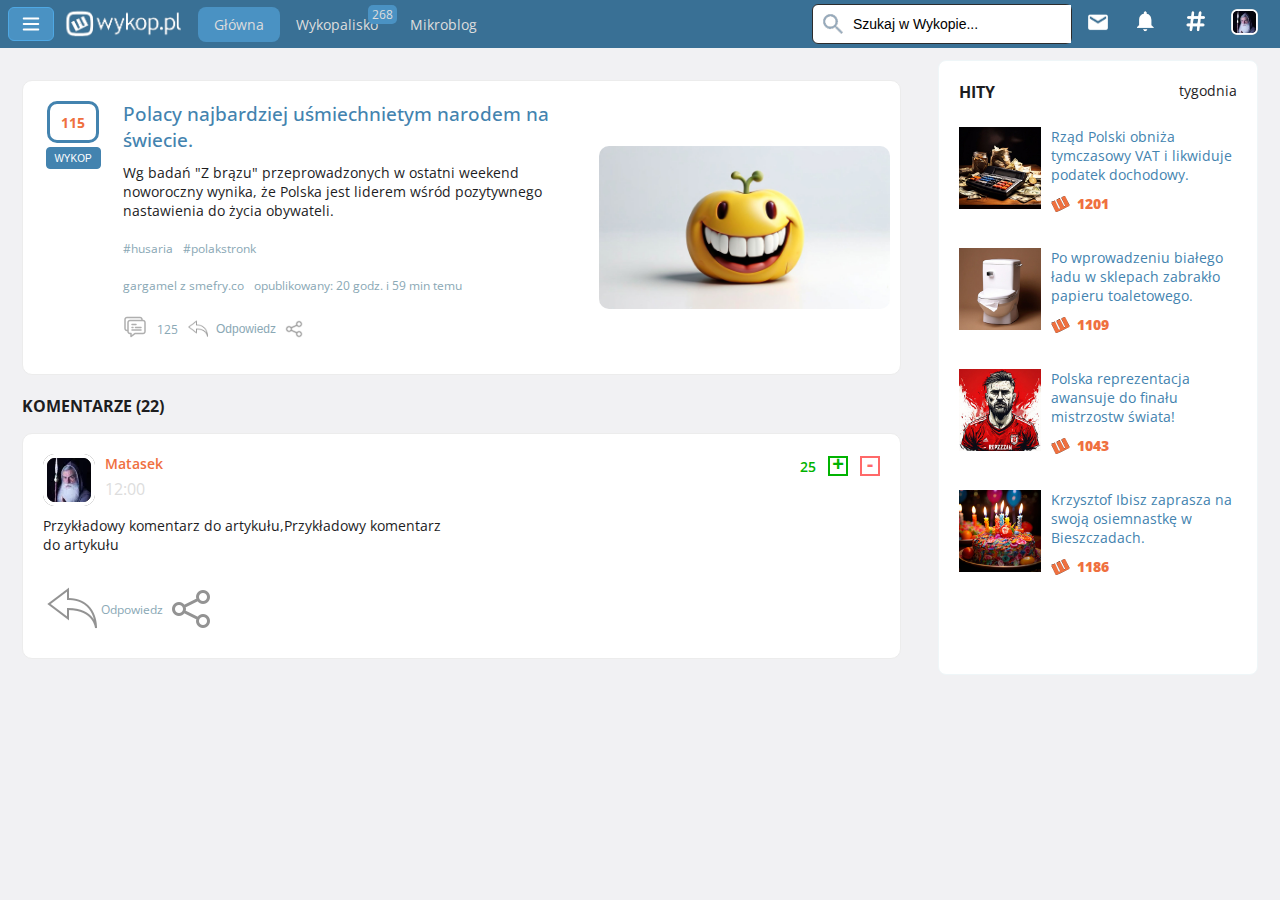
<file: polacy.html>
<!DOCTYPE html>
<html lang="pl">
  <head>
    <meta charset="UTF-8" />
    <meta name="viewport" content="width=device-width, initial-scale=1.0" />
    <title>Wykop - klon by MacKry</title>
    <script src="themeLocalStorage.js"></script>
    <link rel="stylesheet" href="main.css" />
    <link rel="stylesheet" href="slider.css" />
    <link rel="stylesheet" href="responsive.css" />

    <link rel="preconnect" href="https://fonts.googleapis.com" />
    <link rel="preconnect" href="https://fonts.gstatic.com" crossorigin />
    <link
      href="https://fonts.googleapis.com/css2?family=Open+Sans:ital,wght@0,300..800;1,300..800&display=swap"
      rel="stylesheet"
    />
    <link
      rel="stylesheet"
      href="https://cdnjs.cloudflare.com/ajax/libs/font-awesome/6.0.0-beta3/css/all.min.css"
    />
    <script src="slider.js" defer></script>
  </head>
  <body>
    <header class="header">
      <div class="header-left">
        <button class="header-button" id="header-button">
          <img src="icons/menu-svgrepo-com(1).svg" alt="menu-icon" />
        </button>
        <div class="header-logo">
          <a href="index.html">
            <img
              src="icons/WykopLogo.png"
              alt="wykop logo"
              class="logo-wykop"
            />
          </a>
        </div>
        <nav class="main-menu">
          <ul class="main-menu-ul">
            <li class="main-menu-li active">Główna</li>
            <li class="main-menu-li-wykopalisko">
              Wykopalisko
              <strong class="wykopalisko-number">268</strong>
            </li>
            <li class="main-menu-li-mikroblog">Mikroblog</li>
          </ul>
        </nav>
      </div>
      <div class="header-right">
        <section class="search">
          <form id="form" class="form-container">
            <label class="form-search" for="form">
              <img
                src="icons/lupa.png"
                alt="magnifier icon"
                class="search-icon"
              />
            </label>
            <input
              type="text"
              class="input-search"
              placeholder="Szukaj w Wykopie..."
            />
          </form>
        </section>
        <nav class="user-nav">
          <div class="icons">
            <img src="icons/koperta.png" alt="icon" />
          </div>
          <div class="icons"><img src="icons/dzwonek.png" alt="icon" /></div>
          <div class="icons"><img src="icons/hash.png" alt="icon" /></div>
          <button class="search-button">
            <img src="icons/lupa.png" alt="icon" class="search-icon" />
          </button>
          <div class="icon-user"><img src="icons/avatar.png" alt="icon" /></div>
        </nav>
      </div>
    </header>
    <main>
      <div class="white-background" id="white-background"></div>
      <aside class="slidebar-left" id="slidebar-left">
        <div
          class="slidebar-left-content-large"
          id="slidebar-left-content-large"
        >
          <div class="slidebar-left-content-icons">
            <div id="slidebar-top-icons" class="slidebar-top-icons">
              <div class="fire-icon">
                <i class="fa-solid fa-fire"></i>
                <div class="icon-text">Hity</div>
              </div>
              <div class="fire-icon">
                <i class="fa-solid fa-eye"></i>
                <div class="icon-text">Obserwowane</div>
              </div>
              <div class="fire-icon">
                <i class="fa-regular fa-star"></i>
                <div class="icon-text">Ulubione</div>
              </div>
            </div>
          </div>
          <div class="slidebar-left-nav">
            <ul class="slidebar-left-main-ul">
              <li>
                <a href="index.html"
                  ><img src="icons/house-svgrepo-com.svg " alt="house icon" />
                  <p class="wykop-p">Wykop.pl</p></a
                >
              </li>
            </ul>
            <ul class="slidebar-left-second-ul">
              <li>
                <a href="polacy.html"
                  ><img src="icons/bulb-2-svgrepo-com.svg " alt="house icon" />
                  <p>Ciekawostki</p></a
                >
              </li>
              <li>
                <a href="likwidacjaVAT.html"
                  ><img src="icons/files-svgrepo-com.svg" alt="house icon" />
                  <p>Informacje</p></a
                >
              </li>
              <li>
                <a href="Ibisz.html"
                  ><img
                    src="icons/electronic-controller-gamepad-svgrepo-com.svg "
                    alt="house icon"
                  />
                  <p>Rozrywka</p></a
                >
              </li>
              <li>
                <a href="reprezentacja.html"
                  ><img
                    src="icons/shirt-outline-svgrepo-com.svg"
                    alt="house icon"
                  />
                  <p>Sport</p></a
                >
              </li>
              <li>
                <a href="bateria.html"
                  ><img
                    src="icons/steering-wheel-svgrepo-com.svg "
                    alt="house icon"
                  />
                  <p>Motoryzacja</p></a
                >
              </li>
              <li>
                <a href="lek.html"
                  ><img src="icons/chip-svgrepo-com.svg " alt="house icon" />
                  <p>Technologia</p></a
                >
              </li>
              <li>
                <a href="#"
                  ><img src="icons/rocket-svgrepo-com.svg " alt="house icon" />
                  <p>Ukraina</p></a
                >
              </li>
              <li>
                <a href="bieda.html"
                  ><img
                    src="icons/coins-dollar-money-currency-finance-payment-svgrepo-com.svg "
                    alt="house icon"
                  />
                  <p>Gospodarka</p></a
                >
              </li>
              <li>
                <a href="kot.html"
                  ><img
                    src="icons/suitcase-tag-svgrepo-com.svg"
                    alt="house icon"
                  />
                  <p>Podróże</p></a
                >
              </li>
            </ul>
            <div class="night-mode">
              <label class="switch">
                <input type="checkbox" id="toggleSwitch" autocomplete="off" />
                <span class="slider"></span>
              </label>
              <p class="night-mode-txt" id="night-mode-txt">Tryb dzienny</p>
            </div>
          </div>
        </div>
        <div
          class="slidebar-left-content-small"
          id="slidebar-left-content-small"
        >
          <ul class="slidebar-left-small-main-ul">
            <li class="slidebar-left-small-li">
              <a href="index.html"
                ><img src="icons/house-svgrepo-com.svg" alt="house icon" />
              </a>
            </li>
          </ul>
          <ul class="slidebar-left-small-second-ul">
            <li>
              <a href="polacy.html"
                ><img src="icons/bulb-2-svgrepo-com.svg " alt="bulb icon"
              /></a>
            </li>
            <li>
              <a href="likwidacjaVAT.html">
                <img src="icons/files-svgrepo-com.svg" alt="info icon" />
              </a>
            </li>
            <li>
              <a href="magic.html"
                ><img
                  src="icons/electronic-controller-gamepad-svgrepo-com.svg "
                  alt="gamepad icon"
              /></a>
            </li>
            <li>
              <a href="reprezentacja.html">
                <img
                  src="icons/shirt-outline-svgrepo-com.svg"
                  alt="shirt icon"
                />
              </a>
            </li>
            <li>
              <a href="bateria.html">
                <img
                  src="icons/steering-wheel-svgrepo-com.svg "
                  alt="wheel icon"
                />
              </a>
            </li>
            <li>
              <a href="lek.html">
                <img src="icons/chip-svgrepo-com.svg " alt="chip icon" />
              </a>
            </li>
            <li>
              <a href="#">
                <img src="icons/rocket-svgrepo-com.svg " alt="rocket icon" />
              </a>
            </li>
            <li>
              <a href="bieda.html">
                <img
                  src="icons/coins-dollar-money-currency-finance-payment-svgrepo-com.svg "
                  alt="coins icon"
                />
              </a>
            </li>
            <li>
              <a href="kot.html">
                <img
                  src="icons/suitcase-tag-svgrepo-com.svg"
                  alt="suitcase icon"
                />
              </a>
            </li>
          </ul>
        </div>
      </aside>
      <div class="main-content">
        <div class="articles-container">
          <div class="articles-main">
            <section class="article-body">
              <aside class="article-left-aside">
                <p class="like-count">115</p>
                <button class="like-button">WYKOP</button>
              </aside>
              <article class="article">
                <section class="article-text">
                  <header>
                    <h1>
                      Polacy najbardziej uśmiechnietym narodem na świecie.
                    </h1>
                  </header>
                  <p>
                    Wg badań "Z brązu" przeprowadzonych w ostatni weekend
                    noworoczny wynika, że Polska jest liderem wśród pozytywnego
                    nastawienia do życia obywateli.
                  </p>
                  <footer>
                    <div class="article-comments-tags">
                      <p>#husaria</p>
                      <p>#polakstronk</p>
                    </div>
                    <p>gargamel z smefry.co</p>
                    <p>opublikowany: 20 godz. i 59 min temu</p>
                    <div class="article-answer-section">
                      <p>
                        <img src="icons/icons8-comment-24(2).png" />
                      </p>
                      <p>125</p>
                      <button class="article-answer">
                        <img
                          src="icons/reply.png"
                          alt="reply icon"
                          class="article-answer-icon"
                        />
                        <p id="answer-button">Odpowiedz</p>
                      </button>
                      <img
                        src="icons/share.png"
                        alt="share icon"
                        class="article-share-icon"
                      />
                    </div>
                  </footer>
                </section>
                <figure class="article-photo">
                  <img src="articles/smile.jpeg" alt="smile image" />
                </figure>
              </article>
            </section>
            <header class="commentary-header">
              <h2 class="commentary-header-text">KOMENTARZE (22)</h2>
            </header>
            <section class="commentary-section" id="commentary-section">
              <div class="commentary-section-left">
                <div class="commentary-section-logo">
                  <img src="icons/avatar.png" />
                  <div class="user-info-container">
                    <div class="user-info">Matasek</div>
                    <time class="user-time">12:00</time>
                  </div>
                </div>
                <p class="commentary-section-text">
                  Przykładowy komentarz do artykułu,Przykładowy komentarz do
                  artykułu
                </p>
              </div>
              <div class="commentary-section-right">
                <div class="article-likes">
                  <p class="article-likes-count" id="article-likes-count">25</p>
                  <button class="plus" id="plus-button"></button>
                  <button class="minus" id="minus-button"></button>
                </div>
              </div>
              <footer class="commentary-section-footer">
                <div class="commentary-answer">
                  <img src="icons/reply.png" alt="reply icon" />
                  <p>Odpowiedz</p>
                  <img src="icons/share.png" alt="share icon" />
                </div>
              </footer>
            </section>
          </div>
          <aside class="slidebar-right">
            <header class="articles-right-header">
              <h2>HITY</h2>
              <p>tygodnia</p>
            </header>
            <article class="article-right-body">
              <figure class="article-right-image">
                <a href="likwidacjaVAT.html">
                  <img src="articles/taxes.jpg" alt="article-image" />
                </a>
              </figure>
              <section class="article-right-text">
                <a href="likwidacjaVAT.html">
                  <h1>
                    Rząd Polski obniża tymczasowy VAT i likwiduje podatek
                    dochodowy.
                  </h1>
                </a>

                <footer>
                  <img src="icons/wykop.png" alt="w-icon" />
                  <p>1201</p>
                </footer>
              </section>
            </article>
            <article class="article-right-body">
              <figure class="article-right-image">
                <a href="bialyLad.html">
                  <img src="articles/toiler-papier.jpg" alt="article-image" />
                </a>
              </figure>
              <section class="article-right-text">
                <a href="bialyLad.html">
                  <h1>
                    Po wprowadzeniu białego ładu w sklepach zabrakło papieru
                    toaletowego.
                  </h1>
                </a>

                <footer>
                  <img src="icons/wykop.png" alt="w-icon" />
                  <p>1109</p>
                </footer>
              </section>
            </article>
            <article class="article-right-body">
              <figure class="article-right-image">
                <a href="reprezentacja.html">
                  <img
                    src="articles/football-polish-reprezentation.jpg"
                    alt="article-image"
                  />
                </a>
              </figure>
              <section class="article-right-text">
                <a href="reprezentacja.html">
                  <h1>
                    Polska reprezentacja awansuje do finału mistrzostw świata!
                  </h1>
                </a>

                <footer>
                  <img src="icons/wykop.png" alt="w-icon" />
                  <p>1043</p>
                </footer>
              </section>
            </article>
            <article class="article-right-body">
              <figure class="article-right-image">
                <a href="Ibisz.html">
                  <img src="articles/18-birthday.jpg" alt="article-image" />
                </a>
              </figure>
              <section class="article-right-text">
                <a href="Ibisz.html">
                  <h1>
                    Krzysztof Ibisz zaprasza na swoją osiemnastkę w
                    Bieszczadach.
                  </h1>
                </a>

                <footer>
                  <img src="icons/wykop.png" alt="w-icon" />
                  <p>1186</p>
                </footer>
              </section>
            </article>
          </aside>
        </div>
      </div>
    </main>
    <div id="modal" class="modal">
      <div class="modal-content">
        <span id="close-button" class="close">&times;</span>
        <h2>Twoja odpowiedź</h2>
        <textarea
          placeholder="Wpisz swoją odpowiedź..."
          maxlength="200"
        ></textarea>
        <button id="submit-button">Wyślij</button>
      </div>
    </div>
    <script src="slidebarButton.js"></script>
    <script src="likesCount.js"></script>
    <script src="plusMinusCount.js"></script>
    <script src="answer.js"></script>
    <script src="newComment.js"></script>
    <script src="slidebar-left-position.js"></script>
  </body>
</html>
</file>
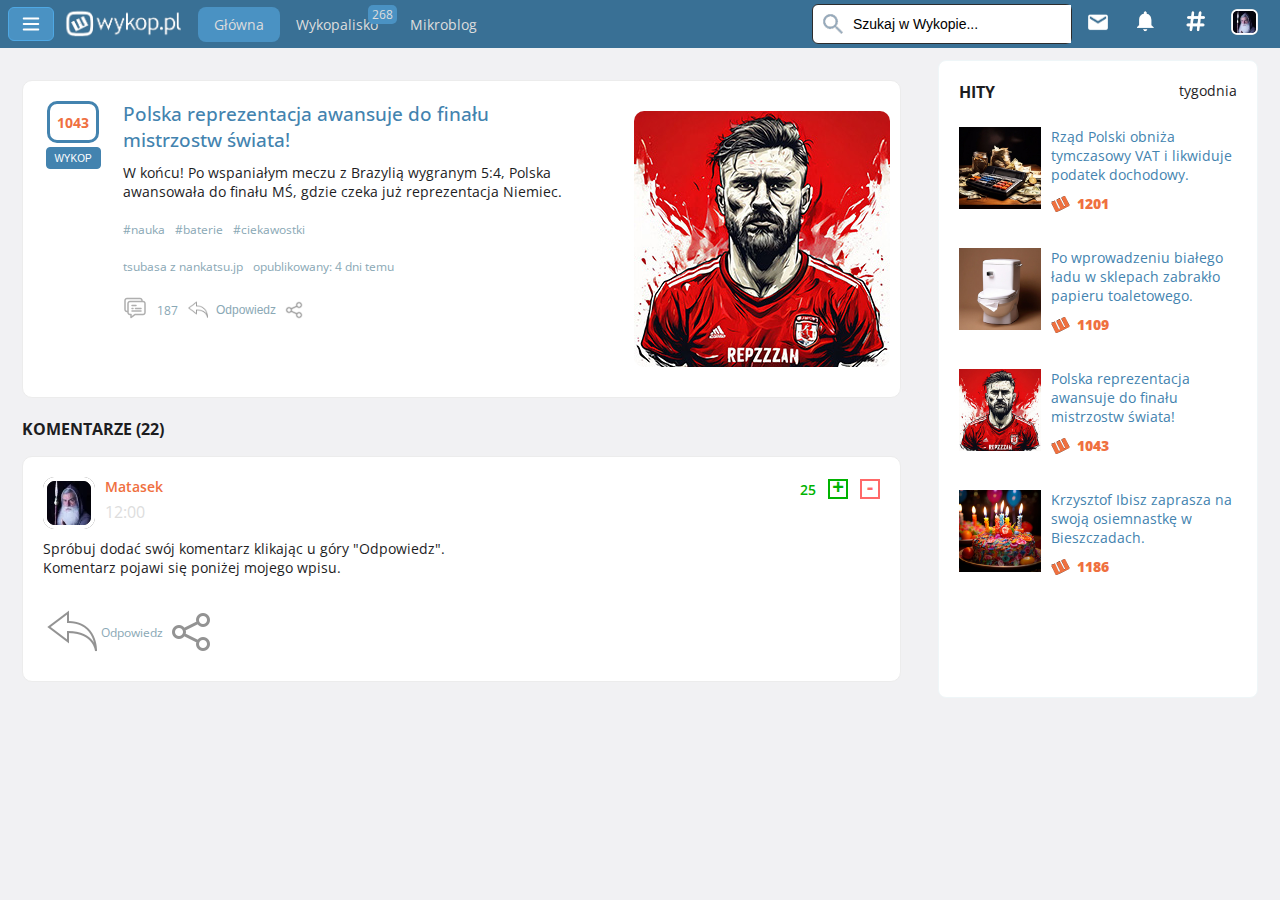
<file: reprezentacja.html>
<!DOCTYPE html>
<html lang="pl">
  <head>
    <meta charset="UTF-8" />
    <meta name="viewport" content="width=device-width, initial-scale=1.0" />
    <title>Wykop - klon by MacKry</title>
    <script src="themeLocalStorage.js"></script>
    <link rel="stylesheet" href="main.css" />
    <link rel="stylesheet" href="slider.css" />
    <link rel="stylesheet" href="responsive.css" />

    <link rel="preconnect" href="https://fonts.googleapis.com" />
    <link rel="preconnect" href="https://fonts.gstatic.com" crossorigin />
    <link
      href="https://fonts.googleapis.com/css2?family=Open+Sans:ital,wght@0,300..800;1,300..800&display=swap"
      rel="stylesheet"
    />
    <link
      rel="stylesheet"
      href="https://cdnjs.cloudflare.com/ajax/libs/font-awesome/6.0.0-beta3/css/all.min.css"
    />
    <script src="slider.js"></script>
  </head>
  <body>
    <header class="header">
      <div class="header-left">
        <button class="header-button" id="header-button">
          <img src="icons/menu-svgrepo-com(1).svg" alt="menu-icon" />
        </button>
        <div class="header-logo">
          <a href="index.html">
            <img
              src="icons/WykopLogo.png"
              alt="wykop logo"
              class="logo-wykop"
            />
          </a>
        </div>
        <nav class="main-menu">
          <ul class="main-menu-ul">
            <li class="main-menu-li active">Główna</li>
            <li class="main-menu-li-wykopalisko">
              Wykopalisko
              <strong class="wykopalisko-number">268</strong>
            </li>
            <li class="main-menu-li-mikroblog">Mikroblog</li>
          </ul>
        </nav>
      </div>
      <div class="header-right">
        <section class="search">
          <form id="form" class="form-container">
            <label class="form-search" for="form">
              <img
                src="icons/lupa.png"
                alt="magnifier icon"
                class="search-icon"
              />
            </label>
            <input
              type="text"
              class="input-search"
              placeholder="Szukaj w Wykopie..."
            />
          </form>
        </section>
        <nav class="user-nav">
          <div class="icons">
            <img src="icons/koperta.png" alt="icon" />
          </div>
          <div class="icons"><img src="icons/dzwonek.png" alt="icon" /></div>
          <div class="icons"><img src="icons/hash.png" alt="icon" /></div>
          <button class="search-button">
            <img src="icons/lupa.png" alt="icon" class="search-icon" />
          </button>
          <div class="icon-user"><img src="icons/avatar.png" alt="icon" /></div>
        </nav>
      </div>
    </header>
    <main>
      <div class="white-background" id="white-background"></div>
      <aside class="slidebar-left" id="slidebar-left">
        <div
          class="slidebar-left-content-large"
          id="slidebar-left-content-large"
        >
          <div class="slidebar-left-content-icons">
            <div id="slidebar-top-icons" class="slidebar-top-icons">
              <div class="fire-icon">
                <i class="fa-solid fa-fire"></i>
                <div class="icon-text">Hity</div>
              </div>
              <div class="fire-icon">
                <i class="fa-solid fa-eye"></i>
                <div class="icon-text">Obserwowane</div>
              </div>
              <div class="fire-icon">
                <i class="fa-regular fa-star"></i>
                <div class="icon-text">Ulubione</div>
              </div>
            </div>
          </div>
          <div class="slidebar-left-nav">
            <ul class="slidebar-left-main-ul">
              <li>
                <a href="index.html"
                  ><img src="icons/house-svgrepo-com.svg " alt="house icon" />
                  <p class="wykop-p">Wykop.pl</p></a
                >
              </li>
            </ul>
            <ul class="slidebar-left-second-ul">
              <li>
                <a href="polacy.html"
                  ><img src="icons/bulb-2-svgrepo-com.svg " alt="house icon" />
                  <p>Ciekawostki</p></a
                >
              </li>
              <li>
                <a href="likwidacjaVAT.html"
                  ><img src="icons/files-svgrepo-com.svg" alt="house icon" />
                  <p>Informacje</p></a
                >
              </li>
              <li>
                <a href="Ibisz.html"
                  ><img
                    src="icons/electronic-controller-gamepad-svgrepo-com.svg "
                    alt="house icon"
                  />
                  <p>Rozrywka</p></a
                >
              </li>
              <li>
                <a href="reprezentacja.html"
                  ><img
                    src="icons/shirt-outline-svgrepo-com.svg"
                    alt="house icon"
                  />
                  <p>Sport</p></a
                >
              </li>
              <li>
                <a href="bateria.html"
                  ><img
                    src="icons/steering-wheel-svgrepo-com.svg "
                    alt="house icon"
                  />
                  <p>Motoryzacja</p></a
                >
              </li>
              <li>
                <a href="lek.html"
                  ><img src="icons/chip-svgrepo-com.svg " alt="house icon" />
                  <p>Technologia</p></a
                >
              </li>
              <li>
                <a href="#"
                  ><img src="icons/rocket-svgrepo-com.svg " alt="house icon" />
                  <p>Ukraina</p></a
                >
              </li>
              <li>
                <a href="bieda.html"
                  ><img
                    src="icons/coins-dollar-money-currency-finance-payment-svgrepo-com.svg "
                    alt="house icon"
                  />
                  <p>Gospodarka</p></a
                >
              </li>
              <li>
                <a href="kot.html"
                  ><img
                    src="icons/suitcase-tag-svgrepo-com.svg"
                    alt="house icon"
                  />
                  <p>Podróże</p></a
                >
              </li>
            </ul>
            <div class="night-mode">
              <label class="switch">
                <input type="checkbox" id="toggleSwitch" autocomplete="off" />
                <span class="slider"></span>
              </label>
              <p class="night-mode-txt" id="night-mode-txt">Tryb dzienny</p>
            </div>
          </div>
        </div>
        <div
          class="slidebar-left-content-small"
          id="slidebar-left-content-small"
        >
          <ul class="slidebar-left-small-main-ul">
            <li class="slidebar-left-small-li">
              <a href="index.html"
                ><img src="icons/house-svgrepo-com.svg" alt="house icon" />
              </a>
            </li>
          </ul>
          <ul class="slidebar-left-small-second-ul">
            <li>
              <a href="polacy.html"
                ><img src="icons/bulb-2-svgrepo-com.svg " alt="bulb icon"
              /></a>
            </li>
            <li>
              <a href="likwidacjaVAT.html">
                <img src="icons/files-svgrepo-com.svg" alt="info icon" />
              </a>
            </li>
            <li>
              <a href="magic.html"
                ><img
                  src="icons/electronic-controller-gamepad-svgrepo-com.svg "
                  alt="gamepad icon"
              /></a>
            </li>
            <li>
              <a href="reprezentacja.html">
                <img
                  src="icons/shirt-outline-svgrepo-com.svg"
                  alt="shirt icon"
                />
              </a>
            </li>
            <li>
              <a href="bateria.html">
                <img
                  src="icons/steering-wheel-svgrepo-com.svg "
                  alt="wheel icon"
                />
              </a>
            </li>
            <li>
              <a href="lek.html">
                <img src="icons/chip-svgrepo-com.svg " alt="chip icon" />
              </a>
            </li>
            <li>
              <a href="#">
                <img src="icons/rocket-svgrepo-com.svg " alt="rocket icon" />
              </a>
            </li>
            <li>
              <a href="bieda.html">
                <img
                  src="icons/coins-dollar-money-currency-finance-payment-svgrepo-com.svg "
                  alt="coins icon"
                />
              </a>
            </li>
            <li>
              <a href="kot.html">
                <img
                  src="icons/suitcase-tag-svgrepo-com.svg"
                  alt="suitcase icon"
                />
              </a>
            </li>
          </ul>
        </div>
      </aside>
      <div class="main-content">
        <div class="articles-container">
          <div class="articles-main">
            <section class="article-body">
              <aside class="article-left-aside">
                <p class="like-count">1043</p>
                <button class="like-button">WYKOP</button>
              </aside>
              <article class="article">
                <section class="article-text">
                  <header>
                    <h1>
                      Polska reprezentacja awansuje do finału mistrzostw świata!
                    </h1>
                  </header>
                  <p>
                    W końcu! Po wspaniałym meczu z Brazylią wygranym 5:4, Polska
                    awansowała do finału MŚ, gdzie czeka już reprezentacja
                    Niemiec.
                  </p>
                  <footer>
                    <div class="article-comments-tags">
                      <p>#nauka</p>
                      <p>#baterie</p>
                      <p>#ciekawostki</p>
                    </div>
                    <p>tsubasa z nankatsu.jp</p>
                    <p>opublikowany: 4 dni temu</p>
                    <div class="article-answer-section">
                      <p>
                        <img src="icons/icons8-comment-24(2).png" />
                      </p>
                      <p>187</p>
                      <button class="article-answer">
                        <img
                          src="icons/reply.png"
                          alt="reply icon"
                          class="article-answer-icon"
                        />
                        <p id="answer-button">Odpowiedz</p>
                      </button>
                      <img
                        src="icons/share.png"
                        alt="share icon"
                        class="article-share-icon"
                      />
                    </div>
                  </footer>
                </section>
                <figure class="article-photo">
                  <img
                    src="articles/football-polish-reprezentation.jpg"
                    alt="battery image"
                  />
                </figure>
              </article>
            </section>
            <header class="commentary-header">
              <h2 class="commentary-header-text">KOMENTARZE (22)</h2>
            </header>
            <section class="commentary-section" id="commentary-section">
              <div class="commentary-section-left">
                <div class="commentary-section-logo">
                  <img src="icons/avatar.png" />
                  <div class="user-info-container">
                    <div class="user-info">Matasek</div>
                    <time class="user-time">12:00</time>
                  </div>
                </div>
                <p class="commentary-section-text">
                  Spróbuj dodać swój komentarz klikając u góry "Odpowiedz".
                  Komentarz pojawi się poniżej mojego wpisu.
                </p>
              </div>
              <div class="commentary-section-right">
                <div class="article-likes">
                  <p class="article-likes-count" id="article-likes-count">25</p>
                  <button class="plus" id="plus-button"></button>
                  <button class="minus" id="minus-button"></button>
                </div>
              </div>
              <footer class="commentary-section-footer">
                <div class="commentary-answer">
                  <img src="icons/reply.png" alt="reply icon" />
                  <p>Odpowiedz</p>
                  <img src="icons/share.png" alt="share icon" />
                </div>
              </footer>
            </section>
          </div>
          <aside class="slidebar-right">
            <header class="articles-right-header">
              <h2>HITY</h2>
              <p>tygodnia</p>
            </header>
            <article class="article-right-body">
              <figure class="article-right-image">
                <a href="likwidacjaVAT.html">
                  <img src="articles/taxes.jpg" alt="article-image" />
                </a>
              </figure>
              <section class="article-right-text">
                <a href="likwidacjaVAT.html">
                  <h1>
                    Rząd Polski obniża tymczasowy VAT i likwiduje podatek
                    dochodowy.
                  </h1>
                </a>

                <footer>
                  <img src="icons/wykop.png" alt="w-icon" />
                  <p>1201</p>
                </footer>
              </section>
            </article>
            <article class="article-right-body">
              <figure class="article-right-image">
                <a href="bialyLad.html">
                  <img src="articles/toiler-papier.jpg" alt="article-image" />
                </a>
              </figure>
              <section class="article-right-text">
                <a href="bialyLad.html">
                  <h1>
                    Po wprowadzeniu białego ładu w sklepach zabrakło papieru
                    toaletowego.
                  </h1>
                </a>

                <footer>
                  <img src="icons/wykop.png" alt="w-icon" />
                  <p>1109</p>
                </footer>
              </section>
            </article>
            <article class="article-right-body">
              <figure class="article-right-image">
                <a href="reprezentacja.html">
                  <img
                    src="articles/football-polish-reprezentation.jpg"
                    alt="article-image"
                  />
                </a>
              </figure>
              <section class="article-right-text">
                <a href="reprezentacja.html">
                  <h1>
                    Polska reprezentacja awansuje do finału mistrzostw świata!
                  </h1>
                </a>

                <footer>
                  <img src="icons/wykop.png" alt="w-icon" />
                  <p>1043</p>
                </footer>
              </section>
            </article>
            <article class="article-right-body">
              <figure class="article-right-image">
                <a href="Ibisz.html">
                  <img src="articles/18-birthday.jpg" alt="article-image" />
                </a>
              </figure>
              <section class="article-right-text">
                <a href="Ibisz.html">
                  <h1>
                    Krzysztof Ibisz zaprasza na swoją osiemnastkę w
                    Bieszczadach.
                  </h1>
                </a>

                <footer>
                  <img src="icons/wykop.png" alt="w-icon" />
                  <p>1186</p>
                </footer>
              </section>
            </article>
          </aside>
        </div>
      </div>
    </main>
    <div id="modal" class="modal">
      <div class="modal-content">
        <span id="close-button" class="close">&times;</span>
        <h2>Twoja odpowiedź</h2>
        <textarea
          placeholder="Wpisz swoją odpowiedź..."
          maxlength="200"
        ></textarea>
        <button id="submit-button">Wyślij</button>
      </div>
    </div>
    <script src="slidebarButton.js"></script>
    <script src="likesCount.js"></script>
    <script src="plusMinusCount.js"></script>
    <script src="answer.js"></script>
    <script src="newComment.js"></script>
    <script src="slidebar-left-position.js"></script>
  </body>
</html>
</file>
<file: main.css>
/* MAIN */
main {
  display: flex;
}

.header {
  position: fixed;
  z-index: 100;
}

.main-content {
  display: flex;
  flex-wrap: wrap;
  justify-content: center;
  align-items: center;
  width: 100%;
  height: 100%;
  margin: 12px;
  margin-top: 60px;
  /* background-color: purple; */
}
/* HITS */
.hits-top {
  display: flex;
  max-width: 1300px;
  justify-content: center;
  flex-direction: column;
  /* background-color: grey; */
}

.hits-container {
  display: flex;
  justify-content: center;
  max-width: 100%;
  margin-bottom: 60px;
  padding-bottom: 20px;
  border-bottom: 1px solid var(--hitsContainerBottomColor);
  /* background-color: brown; */
}

.hit-article {
  /* min-width: 320px;
  max-width: 400px;
  max-height: 200px; */
  /* background-color: rgb(132, 94, 94); */
  max-height: 200px;
  margin: 6px;
  position: relative;
  overflow: hidden;
}

.hit-article img {
  display: block;
  max-width: 100%;
  max-height: 100%;
  border-radius: 10px;
}

.hit-article::after {
  content: "";
  position: absolute;
  bottom: 0;
  left: 0;
  right: 0;
  height: 40%; /* Wysokość przyciemnianego obszaru */
  background: linear-gradient(
    to bottom,
    rgba(0, 0, 0, 0) 0%,
    rgba(0, 0, 0, 1) 100%
  );
  border-radius: 10px; /* Dopasowanie zaokrąglenia */
  pointer-events: none; /* Umożliwia kliknięcie na elementy pod pseudo-elementem */
}

.hit-img-title {
  font-size: 14px;
  position: relative;
  top: -30px;
  z-index: 10;
  padding: 0px 20px;
}

.hits-header {
  display: flex;
  width: 100%;
  align-items: center;
  margin-bottom: 10px;
  /* background-color: cadetblue; */
}

.hits-header h1 {
  font-size: 14px;
  padding: 4px;
  color: var(--hitsHeaderFontColor);
}
.hits-header p {
  font-size: 14px;
  padding: 4px;
  color: var(--hitsHeaderTextFontColor);
}

.likes-count {
  position: absolute;
  top: 10px; /* Adjust as needed */
  left: 10px; /* Adjust as needed */
  text-align: center;
  padding: 6px 4px;
  width: 48px;
  border-radius: 10px;
  border: 3px solid var(--countBorder);
  font-size: 14px;
  font-weight: 700;
  color: rgb(239, 112, 63);
  background-color: var(--bodyBackground);
  margin: 0 14px;
}

/* SLIDEBAR LEFT */
.slidebar-left {
  display: flex;
  justify-content: center;
  background-color: var(--sliderLeftBackground);
  margin: 6px;
  width: 300px;
  height: 100vh;
  border-radius: 6px;
  margin-top: 60px;
}

.slidebar-left.short {
  width: 50px;
}

.slidebar-top-icons {
  display: flex;
}
.slidebar-left-content-large.off {
  display: none;
}
.slidebar-left-content-small {
  display: none;
}
.slidebar-left-content-small.active {
  display: block;
}

.fire-icon {
  display: flex;
  flex-direction: column;
  justify-content: center;
  align-items: center;
  padding: 10px 4px;
}

.fa-star,
.fa-eye,
.fa-fire {
  text-align: center;
  padding: 6px;
  font-size: 18px;
  width: 70px;
  height: 35px;
  border: 0.5px solid var(--headerColorBright);
  border-radius: 6px;
  color: var(--headerColorBright);
  transition: color 0.25s;
}

.fa-star:hover,
.fa-eye:hover,
.fa-fire:hover {
  color: var(--slidebarLeftFontColor);
}

.slidebar-left-nav {
  padding: 4px;
}
.slidebar-left-nav a p {
  padding: 0 10px;
}
.slidebar-left-main-ul a {
  display: flex;
  padding: 6px 10px;
  text-decoration: none;
  color: var(--slidebarLeftFontColor);
  font-size: 16px;
  background-color: var(--headerColor);
  border-radius: 8px;
}
.slidebar-left-nav a img {
  color: white;
  width: 22px;
}

/* SLIDEBAR LEFT SMALL */
.slidebar-left-content-small {
  padding: 6px;
}
.slidebar-left-small-main-ul {
  padding: 6px;
  border-bottom: 1px solid black;
}
.slidebar-left-small-main-ul li {
  padding: 6px;
  background-color: var(--headerColor);
  border-radius: 8px;
  list-style-type: none;
}
.slidebar-left-small-main-ul a {
  display: flex;
  color: var(--slidebarLeftFontColor);
  font-size: 16px;
}

.slidebar-left-content-small a img {
  color: white;
  width: 22px;
}

.slidebar-left-small-second-ul {
  padding: 6px;
}

.slidebar-left-small-second-ul li {
  padding: 6px;
  border-radius: 8px;
  list-style-type: none;
  margin-bottom: 6px;
}
.slidebar-left-small-second-ul a {
  display: flex;
  text-decoration: none;
  color: var(--slidebarLeftFontColor);
  font-size: 16px;
}

.wykop-p {
  color: var(--wykop-pFontColor);
}

.slidebar-left-main-ul {
  list-style: none;
  border-top: 1px solid var(--headerColor);
  padding-top: 12px;
}

.slidebar-left-second-ul a {
  display: flex;
  padding: 6px 10px;
  text-decoration: none;
  color: var(--slidebarLeftFontColor);
  font-size: 16px;
  border-radius: 8px;
}

.slidebar-left-second-ul {
  list-style: none;
  border-top: 1px solid var(--headerColor);
  padding-top: 12px;
  margin-top: 10px;
}

.slidebar-left-second-ul li {
  padding: 4px 0;
}

.slidebar-left-second-ul li:hover {
  background-color: var(--slidebarLeftBackgroundHover);
}

.icon-text {
  color: var(--slidebarLeftFontColor);
  font-size: 12px;
}

/* HEADER */

.header {
  background-color: var(--headerColor);
  display: flex;
  align-items: center;
  font-size: 0.9rem;
  font-weight: 400;
  width: 100%;

  height: 48px;
}

.header-left {
  display: flex;
  align-items: center;
  width: 50%;
  height: 40px;
  padding: 12px;
  padding-left: 8px;
}
.header-right {
  display: flex;
  justify-content: flex-end;
  align-items: center;
  width: 50%;
  padding: 12px;
  padding-right: 8px;
  height: 48px;
}

.header-button {
  width: 46px;
  height: 34px;
  background-color: var(--headerButtonBackground);
  border-radius: 6px;
  border: 1px solid var(--headerButtonBorder);
  color: var(--fontWhite);
  display: flex;
  justify-content: center;
}

.header-button:hover {
  cursor: pointer;
}

.header-button img {
  width: 50%;
}

.header-logo {
  width: 144px;
  padding: 4px;
}

.header-logo img {
  width: 100%;
}

.main-menu-ul {
  display: flex;
  list-style-type: none;
  margin: 0;
}

.main-menu-li {
  padding: 0.5rem 1rem;
  text-align: center;
  transition: background-color 0.25s ease, border-radius 0.25s ease;
}
.main-menu-li:hover,
.main-menu-li.active {
  cursor: pointer;
  background-color: var(--headerColorBright);
  border-radius: var(--navMainBorderRadius);
}

.main-menu-li-wykopalisko {
  position: relative;
  padding: 0.5rem 1rem;
  transition: background-color 0.25s ease, border-radius 0.25s ease;
}
.main-menu-li-wykopalisko:hover {
  cursor: pointer;
  background-color: var(--headerColorBright);
  border-radius: var(--navMainBorderRadius);
}

.main-menu-li-mikroblog {
  padding: 0.5rem 1rem;
  transition: background-color 0.25s ease, border-radius 0.25s ease;
}

.main-menu-li-mikroblog:hover {
  cursor: pointer;
  background-color: var(--headerColorBright);
  border-radius: var(--navMainBorderRadius);
}

.wykopalisko-number {
  position: absolute;
  top: -2px;
  left: 5.5rem;
  font-size: 12px;
  font-weight: 400;
  color: var(--fontWhite);
  background-color: var(--headerColorBright);
  border-radius: 5px;
  padding: 1px 4px;
}

.user-nav {
  display: flex;
  justify-content: center;
  align-items: center;
  width: 200px;
  padding: 1px 4px;
}
.search-button {
  display: none;
}

.icons {
  transition: background-color 0.25s ease, border-radius 0.25s ease;
}

.icons:hover {
  cursor: pointer;
  background-color: var(--headerColorBright);
  border-radius: var(--navMainBorderRadius);
}

.icons img {
  width: 100%;
  height: 100%;
  padding: 10px;
}
.icon-user img {
  width: 100%;
  height: 100%;
  padding: 10px;
}

.search {
  display: flex;
  align-items: center;
  justify-content: center;
}

.form-container {
  display: flex;
  align-items: center;
  background-color: var(--headerInputBackground);
  border: 1px solid rgb(44, 44, 44);
  border-radius: 6px;
  width: 260px;
  height: 40px;
}

.form-search {
  display: flex;
  align-items: center;
  padding: 0 10px;
}

.search-icon {
  width: 20px;
  height: 20px;
}

.input-search {
  background-color: var(--headerInputBackground);
  border: none;
  outline: none;
  width: 100%;
  height: 100%;
  font-weight: 500;
  font-size: 14px;
  color: var(--headerSearchPlaceholderColor);
}

.input-search::placeholder {
  color: var(--headerSearchPlaceholderColor);
}

/* ARTICLES */
.articles-container {
  display: flex;
  justify-content: space-between;
  max-width: 1300px;
}

.articles-main {
  width: 70%;
  margin: 0 10px;
}

.articles-container p {
  max-width: 100%;
}

.slidebar-right {
  width: 320px;
}

.articles-menu {
  width: 100%;
  display: flex;
  align-items: center;
  margin-bottom: 10px;
}

.articles-menu h1 {
  font-size: 14px;
  color: var(--articlesMenuH1);
  margin-right: 20px;
}

.articles-menu p {
  color: var(--articesMenuPFontColor);
  font-size: 14px;
  margin-right: 20px;
}

.article-body {
  width: 100%;
  min-height: 200px;
  display: flex;
  padding: 20px 0;
  margin: 20px 0;
  background-color: var(--sliderLeftBackground);
  border-radius: 10px;
  border: 1px solid var(--articleBodyBorderColor);
}

.article-left-aside {
  width: 100px;
  flex-shrink: 0;
  display: flex;
  flex-direction: column;
  justify-content: top;
  align-items: center;
}
.article-body aside p {
  display: flex;
  justify-content: center;
  align-items: center;
  padding: 6px 4px;
  width: 52px;
  height: 42px;
  border-radius: 10px;
  border: 3px solid var(--countBorder);
  font-size: 14px;
  font-weight: 700;
  color: var(--fontOrange);
  background-color: var(--articleBodyAsideBackgroundColor);
}
.article-body aside button {
  width: 55px;
  height: 22px;
  font-size: 10px;
  margin-top: 4px;
  border: 1px solid var(--buttonCountBackground);
  background-color: var(--buttonCountBackground);
  border-radius: 4px;
  color: var(--buttonFontColor);
}
.article {
  display: flex;
  flex-wrap: wrap;
  width: 100%;
  justify-content: space-between;
}

.article-header {
  width: 100%;
  padding: 10px;
}

.article-text {
  flex: 1 1 auto; /* Pozwala na dostosowanie rozmiaru do dostępnej przestrzeni */
  max-width: 60%; /* Ustal minimalną szerokość dla tekstu */
  box-sizing: border-box;
  padding-right: 10px;
}
.article header h1 {
  color: var(--articleTextHeaderFontColor);
  font-size: 19px;
  font-weight: 500;
}
.article-text p {
  margin: 10px 0;
  font-size: 14px;
  color: var(--articleTextFontColor);
}

.article a {
  text-decoration: none;
}

.article-photo {
  flex: 0 1 auto; /* Element dostosowuje się, ale nie rośnie poza swoją zawartość */
  max-width: 40%; /* Maksymalna szerokość zdjęcia */
  display: flex;
  justify-content: center;
  align-items: center;
  padding: 10px;
  /* box-sizing: border-box; */
}

.article-photo img {
  width: 100%; /* Zdjęcie wypełnia całą szerokość kontenera */
  max-width: 100%;
  height: auto;
  border-radius: 10px;
}

.article footer {
  display: flex;
  min-height: 80px;
  flex-wrap: wrap;
  color: var(--articleFooterFontColor);
}

.article footer p {
  font-size: 12px;
  color: var(--articles-menu-font-color);
  margin-right: 10px;
}

.article-comments-tags {
  display: flex;
  flex-wrap: wrap;
  align-items: center;
  width: 100%;
  font-size: 12px;
  color: var(--articles-menu-font-color);
}

/* ARTICLES RIGHT */

.slidebar-right {
  margin: 0 10px;
  display: flex;
  flex-direction: column;
  border: 1px solid var(--slidebarLeftBackgroundHover);
  border-radius: 8px;
  background-color: var(--sliderLeftBackground);
  padding: 20px;
}

.articles-right-header {
  display: flex;
  justify-content: space-between;
  color: var(--articles-menu-font-color);
  margin-bottom: 12px;
  font-size: 14px;
}

.articles-right-header h2 {
  color: var(--articlesRightHeaderFontColor);
  font-size: 16px;
}
.articles-right-header p {
  color: var(--articlesRightHeaderFontColor);
}

.article-right-body {
  display: flex;
  padding: 12px 0;
}
.article-right-image {
  width: 82px;
  height: 82px;
  flex-shrink: 0;
}
.article-right-image img {
  width: 100%;
  height: 100%;
}
.article-right-text {
  display: flex;
  flex-direction: column;
  margin-left: 10px;
  font-size: 14px;
}
.article-right-text h1 {
  font-size: 14px;
  font-weight: 400;
  color: var(--arcticleRightHeaderFontColor);
}
.article-right-text footer {
  display: flex;
  width: 100%;
  padding: 10px 0;
  color: var(--fontOrange);
  font-weight: 800;
}
.article-right-text footer img {
  width: 20px;
  margin-right: 6px;
}

.night-mode-txt {
  color: var(--nightModeFontColor);
}

/* ARTICLE INSIDE */

.article-answer-section {
  display: flex;
  align-items: center;
  justify-content: center;
}

.article-answer p {
  padding: 8px;
}

.article-answer {
  font-size: 0.75rem;
  color: var(--articesMenuPFontColor);
  display: flex;
  align-items: center;
  background-color: transparent;
  border: none;
  cursor: pointer;
}

.article-answer-icon {
  width: 20px;
}
.article-share-icon {
  width: 20px;
  margin-left: -10px;
}

/* ARTICLES  LINKS */

.play-link,
.play-link:visited {
  text-decoration: none;
  color: var(--articleFooterFontColor);
  font-weight: 700;
}

.hit-article a {
  text-decoration: none;
  color: var(--fontWhite);
}

.article-right-text a {
  text-decoration: none;
}

/* COMMENTARY */

.commentary-section {
  display: flex;
  flex-wrap: wrap;
  background-color: var(--sliderLeftBackground);
  border-radius: 10px;
  border: 1px solid var(--articleBodyBorderColor);
  padding: 20px;
  margin: 1rem 0;
}

.commentary-section-left {
  width: 50%;
  display: flex;
  flex-direction: column;
}

.commentary-section-right {
  width: 50%;
}

.commentary-section-footer {
  width: 100%;
  margin-top: 1rem;
}

.commentary-header-text {
  font-size: 1rem;
  color: var(--articleTextFontColor);
}

.commentary-section-logo {
  display: flex;
}

.user-info-container {
  margin-left: 10px;
}

.user-info {
  color: var(--fontOrange);
  font-size: 0.9rem;
  font-weight: 600;
}

.user-time {
  display: block;
  margin-top: 5px;
  color: var(--articles-menu-font-color);
}

.commentary-section-text {
  padding: 10px 0;
  font-size: 0.9rem;
  color: var(--articleTextFontColor);
}

.commentary-section-right {
  display: flex;
  justify-content: end;
}

.commentary-answer {
  max-width: 120px;
  font-size: 0.75rem;
  color: var(--articesMenuPFontColor);
  display: flex;
  align-items: center;
}

.commentary-answer img {
  width: 100%;
  padding: 4px;
}

.article-likes {
  font-size: 12px;
  height: 1.5rem;
  display: flex;
  width: 80px;
  align-items: center;
  justify-content: space-between;
}

.article-likes-count {
  font-size: 0.9rem;
  font-weight: 600;
  color: rgb(1, 179, 1);
}

.plus {
  background-color: rgba(255, 255, 255, 0);
  font-weight: 800;
  font-size: 20px;
  color: rgb(1, 179, 1);
  height: 20px;
  width: 20px;
  border: 2px solid rgb(1, 179, 1);
  display: flex;
  align-items: center;
  justify-content: center;
  cursor: pointer;
  position: relative;
}

.plus::before {
  content: "+";
  position: absolute;
  top: 40%;
  left: 50%;
  transform: translate(-50%, -50%);
}

.minus {
  background-color: rgba(255, 255, 255, 0);
  font-weight: 800;
  font-size: 20px;
  color: rgb(255, 105, 105);
  height: 20px;
  width: 20px;
  border: 2px solid rgb(255, 105, 105);
  display: flex;
  align-items: center;
  justify-content: center;
  cursor: pointer;
  position: relative;
}

.minus::before {
  content: "-";
  position: absolute;
  top: 40%;
  left: 50%;
  transform: translate(-50%, -50%);
}

.like-button {
  cursor: pointer;
}

/* ANSWER */

.modal {
  display: none;
  position: fixed;
  top: 0;
  left: 0;
  width: 100%;
  height: 100%;
  background-color: rgba(0, 0, 0, 0.5);
  backdrop-filter: blur(5px); /* Efekt rozmycia tła */
  justify-content: center;
  align-items: center;
}

.modal-content {
  background: var(--modalBackground);
  padding: 20px;
  border-radius: 8px;
  box-shadow: 0 4px 8px rgba(0, 0, 0, 0.2);
  width: 300px;
  text-align: center;
  position: fixed;
}

.modal-content textarea {
  margin: 10px;
  width: 100%;
  height: 100px;
  margin-bottom: 10px;
  background: var(--modalTextAreaBackground);
  border: 1px solid var(--modalTextAreaBackground);
  color: var(--articleTextFontColor);
  padding: 4px;
}

.modal-content textarea:focus {
  outline: none;
}

.close {
  position: absolute;
  color: var(--modalTextColor);
  top: -20px;
  right: 0;
  transform: translateX(-50%);
  font-size: 24px;
  cursor: pointer;
  background: var(--modalBackground);
  border-radius: 50%;
  padding: 5px 10px;
}

#submit-button {
  color: var(--modalTextColor);
  background: var(--modalBackground);
  border: 1px solid var(--modalBackground);
  padding: 4px;
}

#char-counter {
  font-size: 14px;
  color: gray;
  margin-top: 5px;
}
</file>
<file: slider.css>
.night-mode {
  display: flex;
  align-items: center;
  margin: 12px;
  margin-top: 4rem;
}
.night-mode-txt {
  padding: 4px;
}
.switch {
  position: relative;
  display: inline-block;
  width: 60px;
  height: 34px;
}

.switch input {
  opacity: 0;
  width: 0;
  height: 0;
}

.slider {
  position: absolute;
  cursor: pointer;
  top: 0;
  left: 0;
  right: 0;
  bottom: 0;
  background-color: #2196f3;
  transition: 0.4s;
  border-radius: 20px;
  height: 30px;
}

.slider:before {
  position: absolute;
  color: #4383af;
  content: "\f185"; /* kod ikony Font Awesome dla słońca */
  display: flex;
  justify-content: center;
  align-items: center;
  font-family: "Font Awesome 5 Free";
  font-weight: 900;
  height: 22px;
  width: 22px;
  left: 4px;
  bottom: 4px;
  background-color: white;
  transition: 0.4s;
  border-radius: 50%;
}

input:checked + .slider {
  background-color: #6a6a6a;
}

input:checked + .slider:before {
  color: #6a6a6a;
  content: "\f186"; /* kod ikony Font Awesome dla księżyca */
  display: flex;
  justify-content: center;
  align-items: center;
  transform: translateX(26px);
}
</file>
<file: responsive.css>
@media (max-width: 1280px) {
  .slidebar-left {
    position: absolute;
    left: -1000px;
    z-index: 100;
    display: flex;
    justify-content: center;
    background-color: var(--sliderLeftBackground);
    margin: 6px;
    width: 300px;
    height: 100vh;
    border-radius: 6px;
    transition: left 0.4s ease;
    margin-top: 60px;
  }
  .slidebar-left.show {
    position: fixed;

    left: 0;
  }

  .slidebar-left.short {
    display: none;
  }

  .white-background.show,
  .white-background.show-night {
    width: 100%;
    height: 100%;
    background-color: rgba(0, 0, 0, 0.6); /* dla .show */
    position: fixed; /* Zmiana na fixed */
    top: 48px;
    left: 0;
    bottom: 0;
    right: 0;
    z-index: 99;
  }
  .white-background.show-night {
    background-color: rgba(255, 255, 255, 0.4);
  }
}

@media (max-width: 1024px) {
  .articles-main {
    width: 100%;
  }

  .slidebar-right {
    display: none;
  }
  .main-menu-ul {
    display: none;
  }
  .icons {
    display: none;
  }
  .user-nav {
    display: flex;
    justify-content: center;
    width: 100px;
    height: 100%;
  }
  .icon-user {
    width: 28px;
    height: 28px;
  }
  .icon-user img {
    width: 100%;
    height: 100%;
    padding: 0;
  }

  .search {
    display: none;
  }
  .search-button {
    display: block;
    margin: 20px;
    background-color: #ffffff00;
    border: 0;
  }
  .search-button:hover {
    cursor: pointer;
  }

  @media (max-width: 768px) {
    .hit-article:nth-child(3) {
      display: none;
    }
  }

  @media (max-width: 640px) {
    .hit-article img {
      display: block;
      max-width: 100%;
      height: 100%;
      border-radius: 10px;
    }
    .hit-img-title {
      top: -40px;
    }
    .article-body {
      display: flex;
      flex-wrap: wrap-reverse;
    }
    .article-left-aside {
      display: flex;
      flex-direction: row;
      flex-wrap: wrap;
      width: 140px;
      justify-content: space-between;
      padding: 10px;
    }

    .article-text {
      padding: 0 10px;
      max-width: 60%;
    }

    .articles-main {
      margin: 0;
    }
    .article-photo {
      flex-shrink: 1;
      display: flex;
      justify-content: center;
      align-items: center;
      /* max-width: 250px;
      max-height: 160px; */
      padding: 0 10px;
      max-width: 40%;
      height: 40%;
    }
  }
}
</file>
<file: day.css>
:root {
  --bodyBackground: #f1f1f3;
  --headerInputBackground: #fff;
  --headerColor: #397095;
  --headerColorBright: #4a92c3;
  --headerButtonBorder: #4fa8e4;
  --fontWhite: #dddddd;
  --fontOrange: #ef703f;
  --headerButtonBackground: #4a92c3;
  --navMainBorderRadius: 8px;
  --headerSearchPlaceholderColor: black;
  --sliderLeftBackground: #fff;
  --slidebarLeftBackgroundHover: #eff6f8;
  --slidebarLeftFontColor: #4383af;
  --wykop-pFontColor: #fff;
  --countBorder: #4383af;
  --buttonCountBackground: #4383af;
  --buttonFontColor: #fff;
  --articleTextHeaderFontColor: #4383af;
  --arcticleRightHeaderFontColor: #4383af;
  --articlesRightHeaderFontColor: #1d1d1f;
  --articlesMenuH1: #1d1d1f;
  --articesMenuPFontColor: #8aa8b5;
  --nightModeFontColor: #4383af;
  --articleTextFontColor: #1d1d1f;
  --articleFooterFontColor: #8aa8b5;
  --hitsHeaderFontColor: #1d1d1f;
  --hitsHeaderTextFontColor: #4383af;
  --hitsContainerBottomColor: #c6c6c6;
  --articleBodyBorderColor: #ececec;
  --articleBodyAsideBackgroundColor: #fff;
  --modalBackground: #ffffff1a;
  --modalTextAreaBackground: #ebebeb;
}
* {
  margin: 0;
  padding: 0;
  box-sizing: border-box;
}

body {
  background-color: var(--bodyBackground);
  color: var(--fontWhite);
  font-family: "Open Sans", sans-serif;
}
</file>
